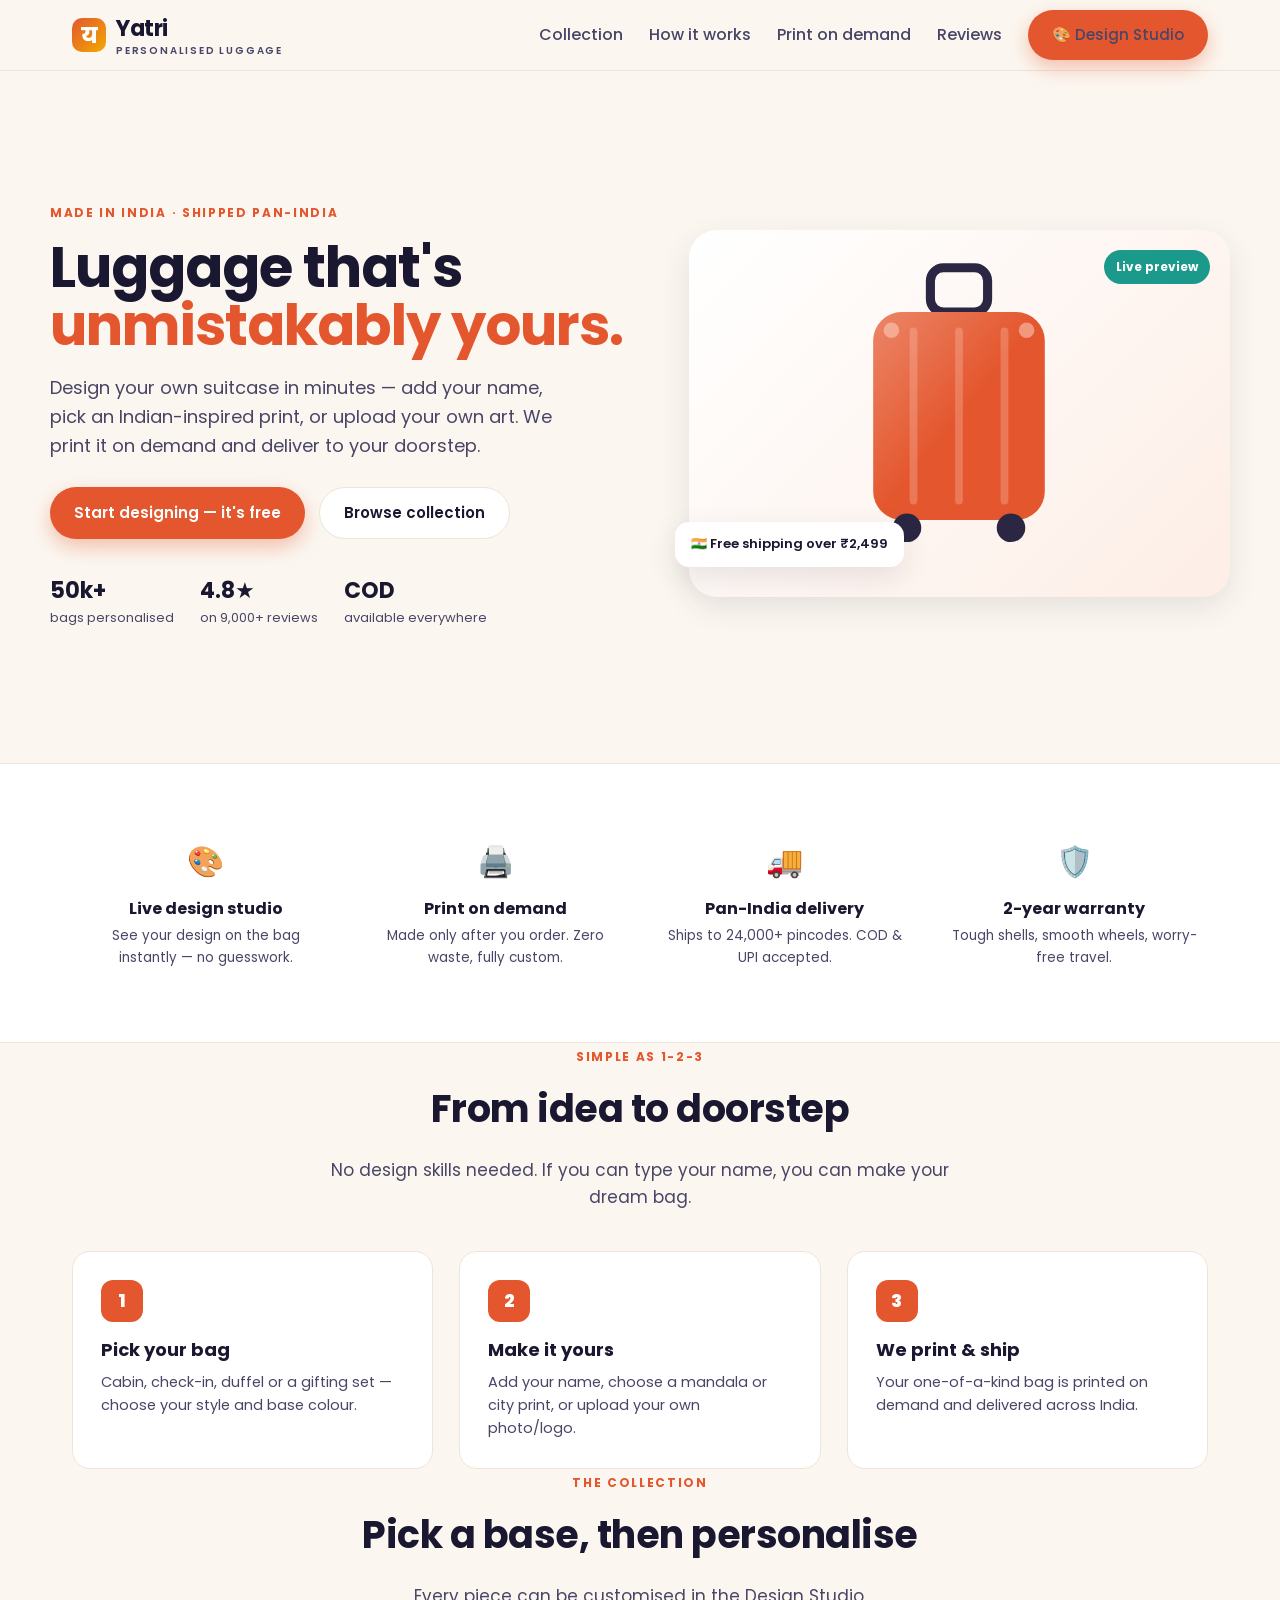
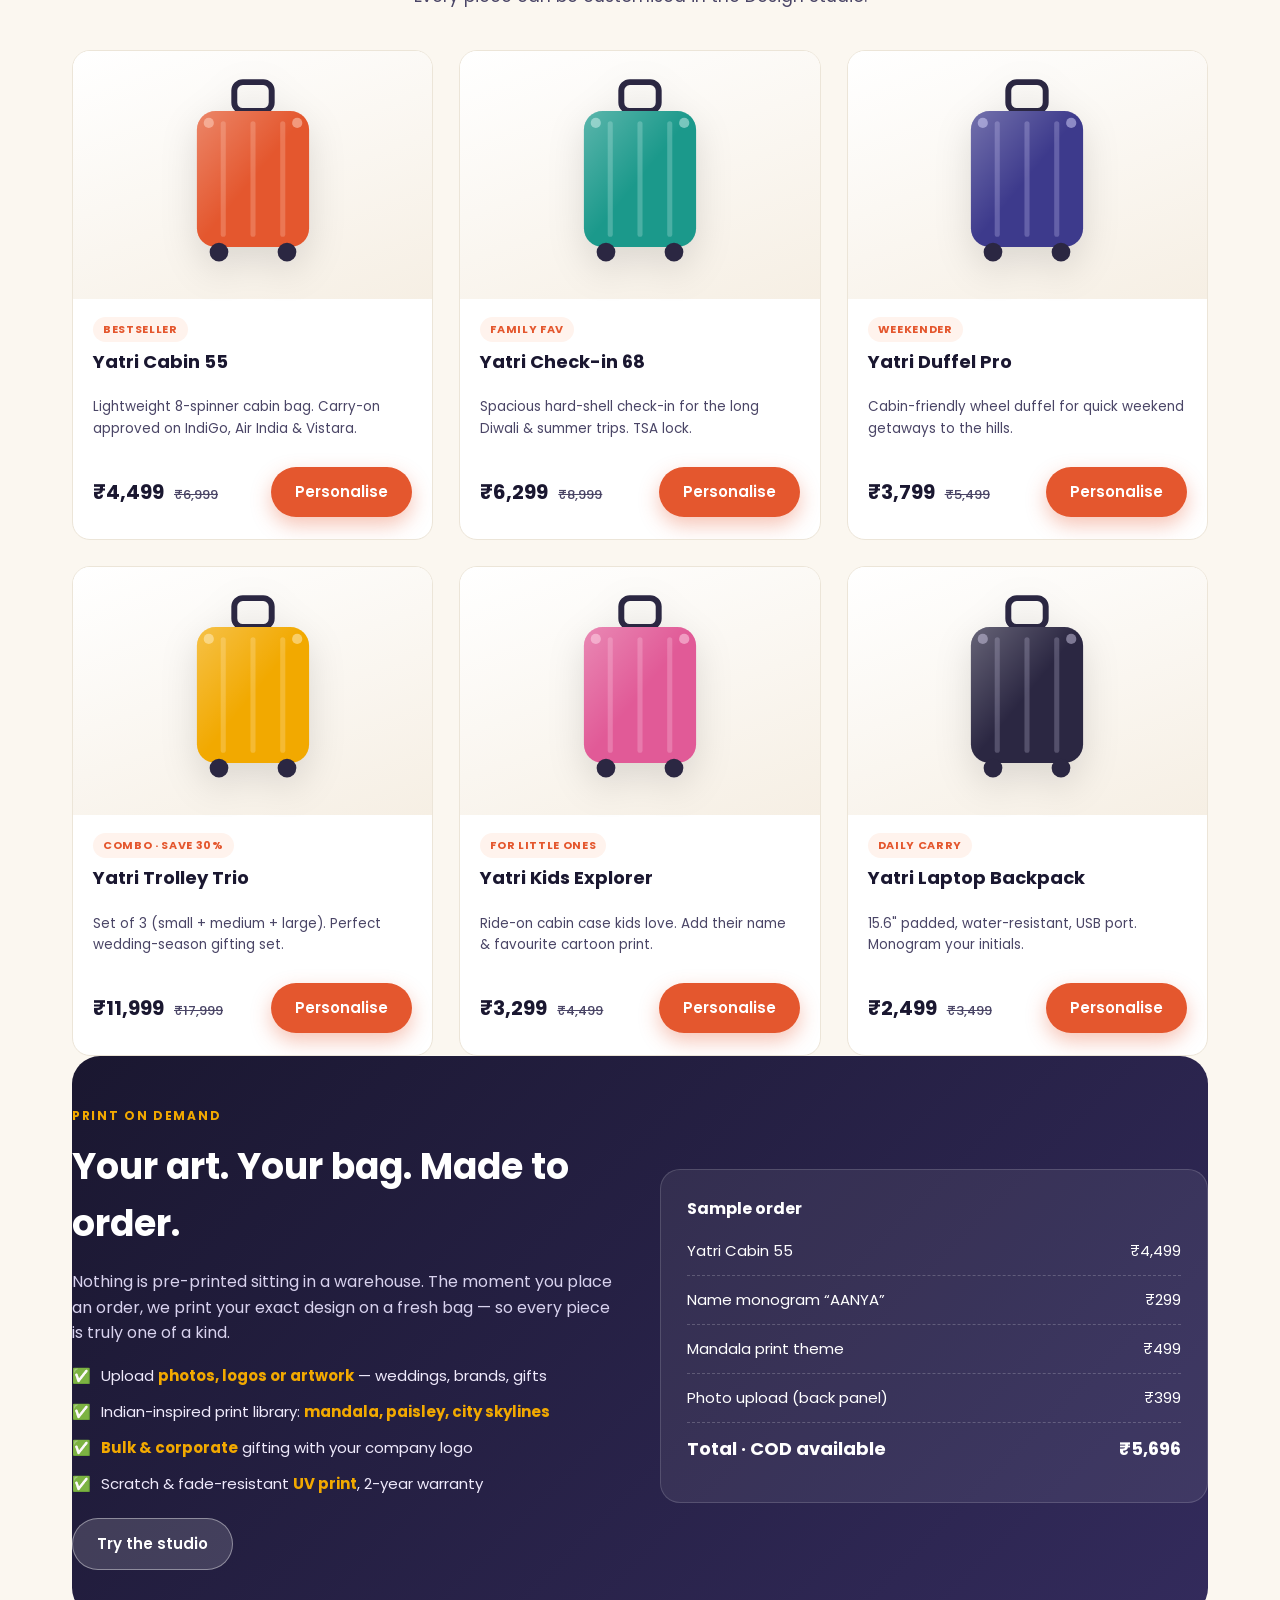
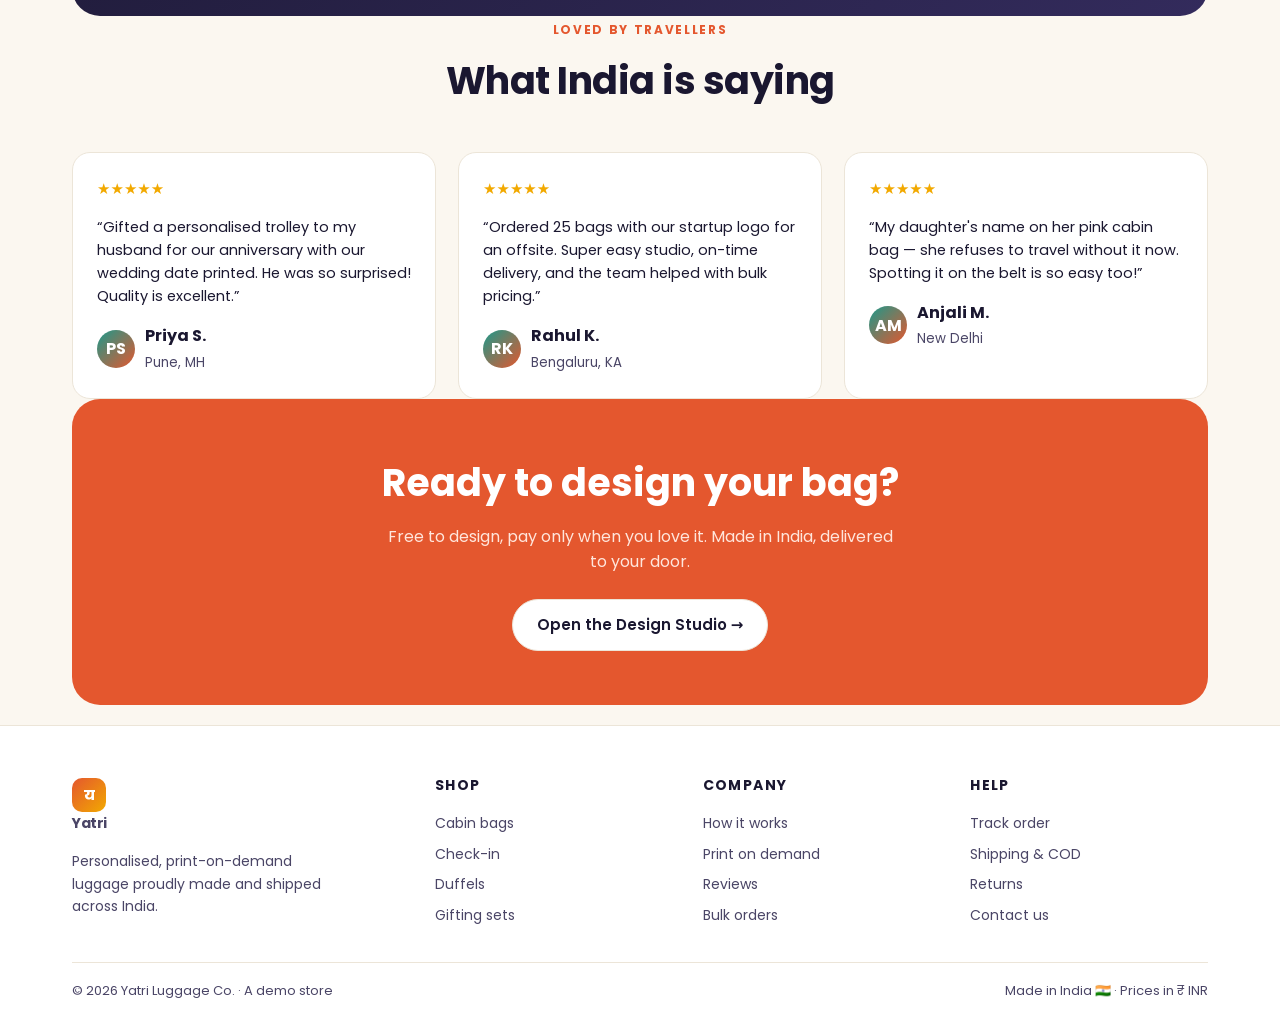
<file: index.html>
<!doctype html>
<html lang="en">
<head>
<meta charset="utf-8">
<meta name="viewport" content="width=device-width,initial-scale=1">
<title>Yatri — Personalized Luggage, Made in India</title>
<meta name="description" content="Design your own suitcase. Add your name, choose Indian-inspired prints, or upload your art — print-on-demand luggage delivered across India.">
<link rel="preconnect" href="https://fonts.googleapis.com">
<link href="https://fonts.googleapis.com/css2?family=Poppins:wght@400;500;600;700;800&display=swap" rel="stylesheet">
<link rel="stylesheet" href="assets/css/style.css">
</head>
<body>

<!-- HEADER -->
<header class="site-header">
  <div class="container nav">
    <a class="logo" href="index.html">
      <span class="mark">य</span>
      <span>Yatri<small>PERSONALISED LUGGAGE</small></span>
    </a>
    <nav class="nav-links" id="navLinks">
      <a href="#collection">Collection</a>
      <a href="#how">How it works</a>
      <a href="#pod">Print on demand</a>
      <a href="#reviews">Reviews</a>
      <a class="btn btn-primary" href="studio.html">🎨 Design Studio</a>
    </nav>
    <button class="menu-toggle" id="menuToggle" aria-label="Menu">☰</button>
  </div>
</header>

<!-- HERO -->
<section class="hero">
  <div class="container hero-grid">
    <div>
      <span class="eyebrow">Made in India · Shipped pan-India</span>
      <h1>Luggage that's <span>unmistakably yours.</span></h1>
      <p class="lead">Design your own suitcase in minutes — add your name, pick an Indian-inspired print, or upload your own art. We print it on demand and deliver to your doorstep.</p>
      <div class="hero-cta">
        <a class="btn btn-primary" href="studio.html">Start designing — it's free</a>
        <a class="btn btn-ghost" href="#collection">Browse collection</a>
      </div>
      <div class="hero-trust">
        <div><b>50k+</b> bags personalised</div>
        <div><b>4.8★</b> on 9,000+ reviews</div>
        <div><b>COD</b> available everywhere</div>
      </div>
    </div>
    <div class="hero-art" id="heroArt">
      <span class="tag">Live preview</span>
      <!-- suitcase injected by JS -->
      <div id="heroSuitcase" style="max-width:260px;margin:0 auto"></div>
      <div class="float-badge">🇮🇳 Free shipping over ₹2,499</div>
    </div>
  </div>
</section>

<!-- FEATURES -->
<section class="features">
  <div class="container feature-grid">
    <div class="feature"><div class="ic">🎨</div><h4>Live design studio</h4><p>See your design on the bag instantly — no guesswork.</p></div>
    <div class="feature"><div class="ic">🖨️</div><h4>Print on demand</h4><p>Made only after you order. Zero waste, fully custom.</p></div>
    <div class="feature"><div class="ic">🚚</div><h4>Pan-India delivery</h4><p>Ships to 24,000+ pincodes. COD & UPI accepted.</p></div>
    <div class="feature"><div class="ic">🛡️</div><h4>2-year warranty</h4><p>Tough shells, smooth wheels, worry-free travel.</p></div>
  </div>
</section>

<!-- HOW IT WORKS -->
<section id="how" class="container">
  <div class="section-head">
    <span class="eyebrow">Simple as 1-2-3</span>
    <h2>From idea to doorstep</h2>
    <p>No design skills needed. If you can type your name, you can make your dream bag.</p>
  </div>
  <div class="steps">
    <div class="step"><div class="num">1</div><h4>Pick your bag</h4><p>Cabin, check-in, duffel or a gifting set — choose your style and base colour.</p></div>
    <div class="step"><div class="num">2</div><h4>Make it yours</h4><p>Add your name, choose a mandala or city print, or upload your own photo/logo.</p></div>
    <div class="step"><div class="num">3</div><h4>We print & ship</h4><p>Your one-of-a-kind bag is printed on demand and delivered across India.</p></div>
  </div>
</section>

<!-- COLLECTION -->
<section id="collection" class="container">
  <div class="section-head">
    <span class="eyebrow">The collection</span>
    <h2>Pick a base, then personalise</h2>
    <p>Every piece can be customised in the Design Studio.</p>
  </div>
  <div class="product-grid" id="product-grid"><!-- injected by products.js --></div>
</section>

<!-- PRINT ON DEMAND -->
<section class="container">
  <div class="pod">
    <div class="container pod-grid" style="padding:46px 0">
      <div>
        <span class="eyebrow" style="color:var(--gold)">Print on demand</span>
        <h2>Your art. Your bag. Made to order.</h2>
        <p>Nothing is pre-printed sitting in a warehouse. The moment you place an order, we print your exact design on a fresh bag — so every piece is truly one of a kind.</p>
        <ul>
          <li>✅ <span>Upload <b>photos, logos or artwork</b> — weddings, brands, gifts</span></li>
          <li>✅ <span>Indian-inspired print library: <b>mandala, paisley, city skylines</b></span></li>
          <li>✅ <span><b>Bulk & corporate</b> gifting with your company logo</span></li>
          <li>✅ <span>Scratch & fade-resistant <b>UV print</b>, 2-year warranty</span></li>
        </ul>
        <a class="btn btn-light" href="studio.html" style="margin-top:22px">Try the studio</a>
      </div>
      <div class="pod-card">
        <h4 style="margin:0 0 6px">Sample order</h4>
        <div class="line"><span>Yatri Cabin 55</span><span>₹4,499</span></div>
        <div class="line"><span>Name monogram “AANYA”</span><span>₹299</span></div>
        <div class="line"><span>Mandala print theme</span><span>₹499</span></div>
        <div class="line"><span>Photo upload (back panel)</span><span>₹399</span></div>
        <div class="line"><span>Total · COD available</span><span>₹5,696</span></div>
      </div>
    </div>
  </div>
</section>

<!-- REVIEWS -->
<section id="reviews" class="container">
  <div class="section-head">
    <span class="eyebrow">Loved by travellers</span>
    <h2>What India is saying</h2>
  </div>
  <div class="reviews">
    <div class="review">
      <div class="stars">★★★★★</div>
      <p>“Gifted a personalised trolley to my husband for our anniversary with our wedding date printed. He was so surprised! Quality is excellent.”</p>
      <div class="who"><div class="av">PS</div><div><b>Priya S.</b><br><small>Pune, MH</small></div></div>
    </div>
    <div class="review">
      <div class="stars">★★★★★</div>
      <p>“Ordered 25 bags with our startup logo for an offsite. Super easy studio, on-time delivery, and the team helped with bulk pricing.”</p>
      <div class="who"><div class="av">RK</div><div><b>Rahul K.</b><br><small>Bengaluru, KA</small></div></div>
    </div>
    <div class="review">
      <div class="stars">★★★★★</div>
      <p>“My daughter's name on her pink cabin bag — she refuses to travel without it now. Spotting it on the belt is so easy too!”</p>
      <div class="who"><div class="av">AM</div><div><b>Anjali M.</b><br><small>New Delhi</small></div></div>
    </div>
  </div>
</section>

<!-- CTA -->
<section class="container">
  <div class="cta-band">
    <h2>Ready to design your bag?</h2>
    <p>Free to design, pay only when you love it. Made in India, delivered to your door.</p>
    <a class="btn btn-ghost" href="studio.html">Open the Design Studio →</a>
  </div>
</section>

<!-- FOOTER -->
<footer>
  <div class="container">
    <div class="foot-grid">
      <div>
        <a class="logo" href="index.html"><span class="mark">य</span><span>Yatri</span></a>
        <p style="color:var(--ink-soft);font-size:14px;max-width:280px;margin-top:12px">Personalised, print-on-demand luggage proudly made and shipped across India.</p>
      </div>
      <div><h5>Shop</h5><a href="#collection">Cabin bags</a><a href="#collection">Check-in</a><a href="#collection">Duffels</a><a href="#collection">Gifting sets</a></div>
      <div><h5>Company</h5><a href="#how">How it works</a><a href="#pod">Print on demand</a><a href="#reviews">Reviews</a><a href="#">Bulk orders</a></div>
      <div><h5>Help</h5><a href="#">Track order</a><a href="#">Shipping & COD</a><a href="#">Returns</a><a href="#">Contact us</a></div>
    </div>
    <div class="foot-bottom">
      <span>© 2026 Yatri Luggage Co. · A demo store</span>
      <span>Made in India 🇮🇳 · Prices in ₹ INR</span>
    </div>
  </div>
</footer>

<script src="assets/js/products.js"></script>
<script>
  // hero suitcase
  document.getElementById('heroSuitcase').innerHTML = suitcaseSVG('#e4572e', '#ffd9c9');
  // mobile menu
  const t=document.getElementById('menuToggle'), n=document.getElementById('navLinks');
  t && t.addEventListener('click',()=>n.classList.toggle('open'));
</script>
</body>
</html>
</file>
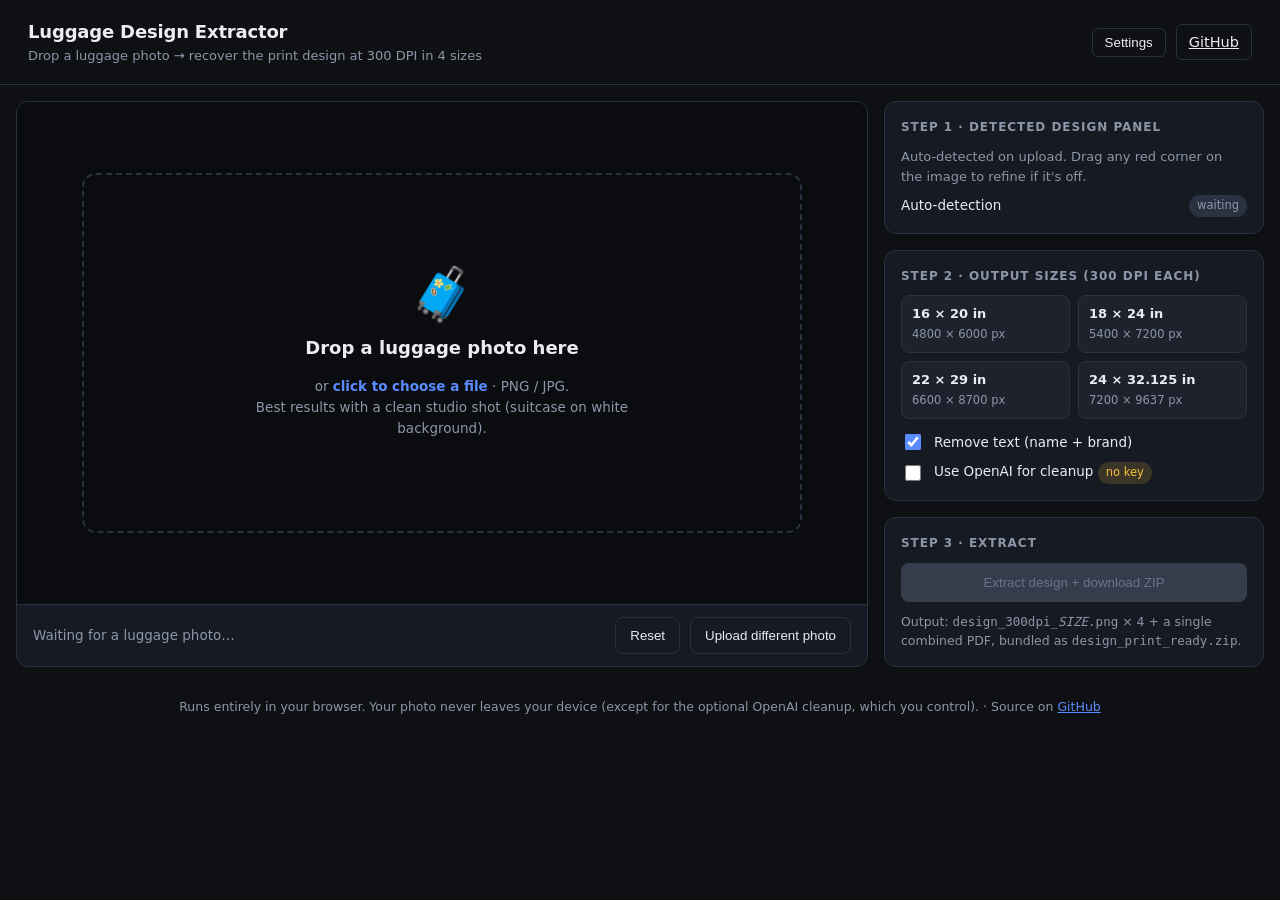
<file: docs/index.html>
<!doctype html>
<html lang="en">
<head>
<meta charset="utf-8" />
<meta name="viewport" content="width=device-width,initial-scale=1" />
<title>Luggage Design Extractor — 300 DPI · 4 sizes</title>
<style>
  :root {
    --bg: #0e1014;
    --panel: #161a22;
    --panel-2: #1d222d;
    --border: #2a3140;
    --text: #ecedf2;
    --muted: #8d96a8;
    --accent: #5b8cff;
    --accent-2: #6ba1ff;
    --ok: #4ade80;
    --warn: #f6c13a;
    --err: #ef4444;
  }
  * { box-sizing: border-box; }
  html, body { margin: 0; padding: 0; background: var(--bg); color: var(--text); font: 14.5px/1.55 -apple-system, BlinkMacSystemFont, "Segoe UI", system-ui, sans-serif; min-height: 100vh; }
  a { color: var(--accent); }
  header { padding: 18px 28px; border-bottom: 1px solid var(--border); display: flex; align-items: center; justify-content: space-between; gap: 16px; flex-wrap: wrap; }
  header h1 { margin: 0; font-size: 18px; font-weight: 700; letter-spacing: -0.01em; }
  header .tag { color: var(--muted); font-size: 13px; }
  header .right { display: flex; gap: 10px; align-items: center; }
  .icon-btn { background: transparent; border: 1px solid var(--border); color: var(--text); padding: 6px 12px; border-radius: 6px; font: 600 13px inherit; cursor: pointer; }
  .icon-btn:hover { background: var(--panel); }

  main { display: grid; grid-template-columns: minmax(0,1fr) 380px; gap: 16px; padding: 16px; align-items: stretch; }
  @media (max-width: 900px) { main { grid-template-columns: 1fr; } }

  /* Stage (drop / preview area) */
  .stage { background: var(--panel); border: 1px solid var(--border); border-radius: 12px; display: flex; flex-direction: column; overflow: hidden; }
  .stage-body { flex: 1; min-height: 460px; display: flex; align-items: center; justify-content: center; position: relative; background: #0a0c10; }
  .drop {
    width: 92%; max-width: 720px; min-height: 360px;
    border: 2px dashed var(--border); border-radius: 14px;
    display: flex; flex-direction: column; align-items: center; justify-content: center;
    gap: 14px; padding: 30px 20px; text-align: center; cursor: pointer;
    transition: border-color 0.15s, background 0.15s;
  }
  .drop:hover, .drop.over { border-color: var(--accent); background: rgba(91, 140, 255, 0.06); }
  .drop .icon { font-size: 52px; line-height: 1; }
  .drop .title { font-size: 18px; font-weight: 600; }
  .drop .sub { font-size: 13.5px; color: var(--muted); max-width: 460px; }
  .drop input[type=file] { display: none; }

  .canvas-wrap { position: relative; width: 100%; height: 100%; min-height: 460px; display: flex; align-items: center; justify-content: center; }
  canvas#cv { max-width: 100%; max-height: 78vh; cursor: crosshair; display: block; }

  .stage-foot { border-top: 1px solid var(--border); padding: 12px 16px; display: flex; gap: 10px; align-items: center; flex-wrap: wrap; }
  .status { flex: 1; min-width: 200px; color: var(--muted); font-size: 13.5px; }
  .status.ok { color: var(--ok); }
  .status.err { color: var(--err); }

  /* Right column */
  .side { display: flex; flex-direction: column; gap: 16px; }
  .card { background: var(--panel); border: 1px solid var(--border); border-radius: 12px; padding: 16px; }
  .card h3 { margin: 0 0 10px 0; font-size: 12px; font-weight: 700; text-transform: uppercase; letter-spacing: 0.08em; color: var(--muted); }
  .row { display: flex; gap: 10px; align-items: center; margin-bottom: 8px; }
  .row:last-child { margin-bottom: 0; }
  .row label { flex: 1; font-size: 13.5px; }
  input[type=text], input[type=password] { background: #0a0c10; border: 1px solid var(--border); color: var(--text); padding: 8px 10px; border-radius: 6px; width: 100%; font: inherit; }
  input[type=checkbox] { width: 16px; height: 16px; accent-color: var(--accent); }
  .pill { display: inline-flex; align-items: center; gap: 4px; padding: 2px 8px; border-radius: 999px; font-size: 11.5px; background: var(--border); color: var(--muted); }
  .pill.ok { background: rgba(74,222,128,0.14); color: var(--ok); }
  .pill.warn { background: rgba(246,193,58,0.16); color: var(--warn); }

  .sizes { display: grid; grid-template-columns: 1fr 1fr; gap: 8px; }
  .size-tile { background: var(--panel-2); border: 1px solid var(--border); border-radius: 8px; padding: 8px 10px; font-size: 13px; display: flex; flex-direction: column; gap: 2px; }
  .size-tile b { font-weight: 700; }
  .size-tile span { color: var(--muted); font-size: 11.5px; }

  .actions { display: flex; gap: 10px; }
  button.primary {
    flex: 1; padding: 12px 16px; border: 0; border-radius: 8px;
    background: var(--accent); color: white; font: 700 14.5px inherit; cursor: pointer;
    transition: background 0.15s;
  }
  button.primary:hover { background: var(--accent-2); }
  button.primary:disabled { background: #353c4c; color: #6c7488; cursor: not-allowed; }
  button.ghost { padding: 10px 14px; border: 1px solid var(--border); border-radius: 8px; background: transparent; color: var(--text); font: 600 13.5px inherit; cursor: pointer; }
  button.ghost:hover { background: var(--panel-2); }

  /* Progress */
  .progress { height: 6px; background: var(--border); border-radius: 3px; overflow: hidden; margin-top: 10px; display: none; }
  .progress.active { display: block; }
  .progress .bar { height: 100%; background: linear-gradient(90deg, var(--accent), var(--accent-2)); width: 0; transition: width 0.25s; }

  /* Modal */
  .modal-bg { position: fixed; inset: 0; background: rgba(0,0,0,0.55); display: none; align-items: center; justify-content: center; z-index: 100; }
  .modal-bg.show { display: flex; }
  .modal { background: var(--panel); border: 1px solid var(--border); border-radius: 14px; padding: 22px; max-width: 480px; width: 92%; }
  .modal h2 { margin: 0 0 6px 0; font-size: 16px; }
  .modal p { color: var(--muted); font-size: 13.5px; margin: 0 0 14px 0; }
  .modal .actions { margin-top: 16px; }

  /* Footer */
  footer { padding: 14px 28px 22px; color: var(--muted); font-size: 12.5px; text-align: center; }
  footer a { color: var(--accent); }
</style>
</head>
<body>

<header>
  <div>
    <h1>Luggage Design Extractor</h1>
    <div class="tag">Drop a luggage photo → recover the print design at 300 DPI in 4 sizes</div>
  </div>
  <div class="right">
    <button class="icon-btn" id="settingsBtn" title="OpenAI key & options">Settings</button>
    <a class="icon-btn" href="https://github.com/angadkohli/ask" target="_blank" rel="noopener">GitHub</a>
  </div>
</header>

<main>
  <section class="stage">
    <div class="stage-body" id="stageBody">
      <label class="drop" id="dropZone" for="fileInput">
        <div class="icon">&#x1F9F3;</div>
        <div class="title">Drop a luggage photo here</div>
        <div class="sub">or <b style="color: var(--accent);">click to choose a file</b> &middot; PNG / JPG.<br>Best results with a clean studio shot (suitcase on white background).</div>
        <input type="file" id="fileInput" accept="image/*" />
      </label>
      <div class="canvas-wrap" id="canvasWrap" style="display:none">
        <canvas id="cv"></canvas>
      </div>
    </div>
    <div class="stage-foot">
      <div class="status" id="status">Waiting for a luggage photo&hellip;</div>
      <button class="ghost" id="resetBtn" disabled>Reset</button>
      <button class="ghost" id="reuploadBtn" disabled>Upload different photo</button>
    </div>
    <div class="progress" id="progress"><div class="bar" id="progressBar"></div></div>
  </section>

  <aside class="side">

    <div class="card">
      <h3>Step 1 &middot; Detected design panel</h3>
      <p style="color: var(--muted); font-size: 13px; margin: 0 0 8px 0;">
        Auto-detected on upload. Drag any red corner on the image to refine if it's off.
      </p>
      <div class="row">
        <label>Auto-detection</label>
        <span class="pill" id="autoPill">waiting</span>
      </div>
    </div>

    <div class="card">
      <h3>Step 2 &middot; Output sizes (300 DPI each)</h3>
      <div class="sizes">
        <div class="size-tile"><b>16 &times; 20 in</b><span>4800 &times; 6000 px</span></div>
        <div class="size-tile"><b>18 &times; 24 in</b><span>5400 &times; 7200 px</span></div>
        <div class="size-tile"><b>22 &times; 29 in</b><span>6600 &times; 8700 px</span></div>
        <div class="size-tile"><b>24 &times; 32.125 in</b><span>7200 &times; 9637 px</span></div>
      </div>
      <div class="row" style="margin-top: 12px;">
        <input type="checkbox" id="removeText" checked>
        <label for="removeText">Remove text (name + brand)</label>
      </div>
      <div class="row">
        <input type="checkbox" id="useOpenAI">
        <label for="useOpenAI">Use OpenAI for cleanup <span class="pill warn" id="keyPill">no key</span></label>
      </div>
    </div>

    <div class="card">
      <h3>Step 3 &middot; Extract</h3>
      <div class="actions">
        <button class="primary" id="extractBtn" disabled>Extract design + download ZIP</button>
      </div>
      <p style="color: var(--muted); font-size: 12.5px; margin: 10px 0 0;">
        Output: <code>design_300dpi_<i>SIZE</i>.png</code> &times; 4 + a single combined PDF, bundled as <code>design_print_ready.zip</code>.
      </p>
    </div>

  </aside>
</main>

<footer>
  Runs entirely in your browser. Your photo never leaves your device (except for the optional OpenAI cleanup, which you control).
  &middot; Source on <a href="https://github.com/angadkohli/ask" target="_blank" rel="noopener">GitHub</a>
</footer>

<!-- Settings modal -->
<div class="modal-bg" id="settingsModal">
  <div class="modal">
    <h2>Settings</h2>
    <p>Your OpenAI API key is stored only in this browser (localStorage). It's used to call <code>gpt-image-1</code> for the hardware / text cleanup, which produces noticeably cleaner results than the offline mode.</p>
    <div class="row">
      <input type="password" id="apiKeyInput" placeholder="sk-..." autocomplete="off" />
    </div>
    <p style="font-size: 12px;">Per call cost ~$0.05&ndash;$0.19 at 'high' quality. About 4 calls per luggage (1 hardware + 3 outpaint borders).</p>
    <div class="actions">
      <button class="ghost" id="settingsCancel" style="flex:1">Cancel</button>
      <button class="primary" id="settingsSave">Save</button>
    </div>
  </div>
</div>

<!-- Vendored libs -->
<script src="vendor/jszip.min.js"></script>

<script>
(function() {
"use strict";

// ===== DOM =====
const $ = s => document.querySelector(s);
const stageBody = $("#stageBody");
const dropZone = $("#dropZone");
const canvasWrap = $("#canvasWrap");
const canvas = $("#cv");
const ctx = canvas.getContext("2d", { willReadFrequently: true });
const fileInput = $("#fileInput");
const status = $("#status");
const autoPill = $("#autoPill");
const resetBtn = $("#resetBtn");
const reuploadBtn = $("#reuploadBtn");
const extractBtn = $("#extractBtn");
const progress = $("#progress");
const progressBar = $("#progressBar");
const removeTextCb = $("#removeText");
const useOpenAICb = $("#useOpenAI");
const keyPill = $("#keyPill");
const settingsBtn = $("#settingsBtn");
const settingsModal = $("#settingsModal");
const apiKeyInput = $("#apiKeyInput");

// ===== State =====
let sourceImage = null;
let sourceImgData = null;
let displayScale = 1;
let corners = null;           // [[x,y],[x,y],[x,y],[x,y]] in SOURCE-image pixels, ordered TL, TR, BR, BL
let draggingCorner = -1;
const PRINT_SIZES = [
  { name: "16x20",       w_in: 16,    h_in: 20      },
  { name: "18x24",       w_in: 18,    h_in: 24      },
  { name: "22x29",       w_in: 22,    h_in: 29      },
  { name: "24x32.125",   w_in: 24,    h_in: 32.125  },
];
const DPI = 300;

// ===== Settings (OpenAI key in localStorage) =====
function loadKey() { return localStorage.getItem("openai_api_key") || ""; }
function saveKey(k) { if (k) localStorage.setItem("openai_api_key", k); else localStorage.removeItem("openai_api_key"); }
function refreshKeyPill() {
  const k = loadKey();
  keyPill.textContent = k ? "key set" : "no key";
  keyPill.className = "pill " + (k ? "ok" : "warn");
  if (!k) useOpenAICb.checked = false;
}
refreshKeyPill();

settingsBtn.addEventListener("click", () => { apiKeyInput.value = loadKey(); settingsModal.classList.add("show"); });
$("#settingsCancel").addEventListener("click", () => settingsModal.classList.remove("show"));
$("#settingsSave").addEventListener("click", () => {
  saveKey(apiKeyInput.value.trim());
  refreshKeyPill();
  settingsModal.classList.remove("show");
});

function setStatus(msg, kind) {
  status.innerHTML = msg;
  status.className = "status" + (kind ? " " + kind : "");
}

// ===== File upload =====
fileInput.addEventListener("change", e => { const f = e.target.files[0]; if (f) loadFile(f); });
reuploadBtn.addEventListener("click", () => fileInput.click());

;["dragover","dragenter"].forEach(ev => {
  document.body.addEventListener(ev, e => { e.preventDefault(); dropZone.classList.add("over"); });
});
;["dragleave","dragend","drop"].forEach(ev => {
  document.body.addEventListener(ev, e => { e.preventDefault(); dropZone.classList.remove("over"); });
});
document.body.addEventListener("drop", e => {
  e.preventDefault();
  const f = e.dataTransfer && e.dataTransfer.files && e.dataTransfer.files[0];
  if (f && f.type.startsWith("image/")) loadFile(f);
});

function loadFile(file) {
  setStatus("Decoding <b>" + file.name + "</b> (" + (file.size/1024/1024).toFixed(1) + " MB)…");
  autoPill.textContent = "decoding"; autoPill.className = "pill";
  const url = URL.createObjectURL(file);
  const img = new Image();
  img.onload = () => {
    URL.revokeObjectURL(url);
    sourceImage = img;
    dropZone.style.display = "none";
    canvasWrap.style.display = "flex";
    drawCanvas();
    requestAnimationFrame(() => {
      const off = document.createElement("canvas");
      off.width = img.naturalWidth; off.height = img.naturalHeight;
      off.getContext("2d").drawImage(img, 0, 0);
      sourceImgData = off.getContext("2d").getImageData(0, 0, off.width, off.height);
      setStatus("Auto-detecting design panel…");
      autoPill.textContent = "detecting"; autoPill.className = "pill";
      // Do detection in next tick so the UI paints first
      setTimeout(() => {
        try {
          corners = autoDetectCorners(sourceImgData);
          if (corners) {
            autoPill.textContent = "found"; autoPill.className = "pill ok";
            setStatus("Auto-detected. Drag any red corner to refine. Click <b>Extract design</b> when ready.");
          } else {
            // Fallback: image bbox
            corners = [[0,0],[img.naturalWidth-1,0],[img.naturalWidth-1,img.naturalHeight-1],[0,img.naturalHeight-1]];
            autoPill.textContent = "manual"; autoPill.className = "pill warn";
            setStatus("Couldn't auto-detect — please drag the red corners to mark the design panel.");
          }
        } catch (e) {
          corners = [[0,0],[img.naturalWidth-1,0],[img.naturalWidth-1,img.naturalHeight-1],[0,img.naturalHeight-1]];
          autoPill.textContent = "error: " + e.message; autoPill.className = "pill warn";
          setStatus("Detection error: " + e.message);
        }
        drawCanvas();
        extractBtn.disabled = false;
        resetBtn.disabled = false;
        reuploadBtn.disabled = false;
      }, 30);
    });
  };
  img.onerror = () => {
    setStatus("Couldn't decode <b>" + file.name + "</b>. Try a PNG or JPG.", "err");
  };
  img.src = url;
}

resetBtn.addEventListener("click", () => {
  if (!sourceImage) return;
  setStatus("Re-detecting…");
  try {
    corners = autoDetectCorners(sourceImgData);
    if (!corners) corners = [[0,0],[sourceImage.naturalWidth-1,0],[sourceImage.naturalWidth-1,sourceImage.naturalHeight-1],[0,sourceImage.naturalHeight-1]];
    setStatus("Re-detected. Drag corners to refine.");
  } catch (e) { setStatus("Reset failed: " + e.message, "err"); }
  drawCanvas();
});

// ===== Canvas drawing & corner dragging =====
function drawCanvas() {
  if (!sourceImage) return;
  const maxW = canvasWrap.clientWidth - 20;
  const maxH = Math.min(window.innerHeight * 0.78, canvasWrap.clientHeight - 20);
  const iw = sourceImage.naturalWidth, ih = sourceImage.naturalHeight;
  const scale = Math.min(maxW / iw, maxH / ih, 1);
  displayScale = scale;
  canvas.width = Math.round(iw * scale);
  canvas.height = Math.round(ih * scale);
  ctx.drawImage(sourceImage, 0, 0, canvas.width, canvas.height);
  drawCornersOverlay();
}
window.addEventListener("resize", () => drawCanvas());

function drawCornersOverlay() {
  if (!corners) return;
  ctx.save();
  ctx.lineWidth = 3;
  ctx.strokeStyle = "#ff3232";
  ctx.fillStyle = "#ff3232";
  ctx.font = "bold 14px -apple-system, system-ui, sans-serif";
  ctx.beginPath();
  corners.forEach((p, i) => {
    const x = p[0] * displayScale, y = p[1] * displayScale;
    if (i === 0) ctx.moveTo(x, y); else ctx.lineTo(x, y);
  });
  ctx.closePath(); ctx.stroke();
  const labels = ["TL","TR","BR","BL"];
  corners.forEach((p, i) => {
    const x = p[0] * displayScale, y = p[1] * displayScale;
    ctx.beginPath(); ctx.arc(x, y, 10, 0, Math.PI * 2); ctx.stroke();
    ctx.beginPath(); ctx.arc(x, y, 3, 0, Math.PI * 2); ctx.fill();
    ctx.fillText(labels[i], x + 14, y - 10);
  });
  ctx.restore();
}

function eventToSourceCoords(e) {
  const rect = canvas.getBoundingClientRect();
  const x = ((e.clientX - rect.left) * (canvas.width / rect.width)) / displayScale;
  const y = ((e.clientY - rect.top)  * (canvas.height / rect.height)) / displayScale;
  return [x, y];
}

canvas.addEventListener("mousedown", e => {
  if (!corners) return;
  const [sx, sy] = eventToSourceCoords(e);
  let best = -1, bestD = Infinity;
  corners.forEach((c, i) => {
    const dx = c[0]-sx, dy = c[1]-sy;
    const d = dx*dx + dy*dy;
    if (d < bestD) { bestD = d; best = i; }
  });
  const hitRadiusPx = 36 / displayScale; // generous hit area, ~36 device px
  if (Math.sqrt(bestD) < hitRadiusPx) {
    draggingCorner = best;
    canvas.style.cursor = "grabbing";
  }
});
window.addEventListener("mousemove", e => {
  if (draggingCorner < 0) return;
  const [sx, sy] = eventToSourceCoords(e);
  corners[draggingCorner] = [
    Math.max(0, Math.min(sourceImage.naturalWidth - 1, sx)),
    Math.max(0, Math.min(sourceImage.naturalHeight - 1, sy)),
  ];
  drawCanvas();
});
window.addEventListener("mouseup", () => {
  if (draggingCorner >= 0) { draggingCorner = -1; canvas.style.cursor = "crosshair"; }
});

// ===== Auto-detection (background threshold -> largest contour bbox) =====
function autoDetectCorners(imgData) {
  const W = imgData.width, H = imgData.height;
  const data = imgData.data;
  // Build mask: foreground = pixels with brightness < 240 (i.e. not white background)
  // Downsample to ~600px max to keep it fast even on huge images
  const downMax = 600;
  const ds = Math.min(1, downMax / Math.max(W, H));
  const dw = Math.max(2, Math.round(W * ds));
  const dh = Math.max(2, Math.round(H * ds));
  const off = document.createElement("canvas");
  off.width = dw; off.height = dh;
  const oc = off.getContext("2d");
  // Draw the source as image-data into offscreen
  const tmp = document.createElement("canvas");
  tmp.width = W; tmp.height = H;
  tmp.getContext("2d").putImageData(imgData, 0, 0);
  oc.drawImage(tmp, 0, 0, dw, dh);
  const small = oc.getImageData(0, 0, dw, dh).data;

  // Binary mask
  const mask = new Uint8Array(dw * dh);
  for (let i = 0, p = 0; i < small.length; i += 4, p++) {
    const r = small[i], g = small[i+1], b = small[i+2], a = small[i+3] || 255;
    const bright = (r + g + b) / 3;
    mask[p] = (a > 60 && bright < 240) ? 1 : 0;
  }
  // BBox of all foreground
  let minX = dw, minY = dh, maxX = -1, maxY = -1;
  let pop = 0;
  for (let y = 0; y < dh; y++) {
    for (let x = 0; x < dw; x++) {
      if (!mask[y*dw+x]) continue;
      pop++;
      if (x < minX) minX = x;
      if (x > maxX) maxX = x;
      if (y < minY) minY = y;
      if (y > maxY) maxY = y;
    }
  }
  if (pop < dw * dh * 0.02) return null;  // not enough foreground

  // Scale bbox back to full resolution
  const bx0 = Math.round(minX / ds);
  const by0 = Math.round(minY / ds);
  const bx1 = Math.round((maxX + 1) / ds);
  const by1 = Math.round((maxY + 1) / ds);
  return [[bx0, by0], [bx1, by0], [bx1, by1], [bx0, by1]];
}

// ===== Perspective unwarp (DLT homography + bilinear) =====
function solve8(A, b) {
  const n = b.length, M = A.map((r, i) => r.concat([b[i]]));
  for (let i = 0; i < n; i++) {
    let mx = i;
    for (let k = i+1; k < n; k++) if (Math.abs(M[k][i]) > Math.abs(M[mx][i])) mx = k;
    if (mx !== i) { const t = M[i]; M[i] = M[mx]; M[mx] = t; }
    const piv = M[i][i];
    if (Math.abs(piv) < 1e-12) throw new Error("singular");
    for (let k = i+1; k < n; k++) {
      const f = M[k][i] / piv;
      for (let j = i; j <= n; j++) M[k][j] -= f * M[i][j];
    }
  }
  const x = new Array(n);
  for (let i = n-1; i >= 0; i--) {
    let s = M[i][n];
    for (let j = i+1; j < n; j++) s -= M[i][j] * x[j];
    x[i] = s / M[i][i];
  }
  return x;
}
function homography(src, dst) {
  const A = [], b = [];
  for (let i = 0; i < 4; i++) {
    const [x, y] = src[i], [u, v] = dst[i];
    A.push([x, y, 1, 0, 0, 0, -u*x, -u*y]); b.push(u);
    A.push([0, 0, 0, x, y, 1, -v*x, -v*y]); b.push(v);
  }
  const h = solve8(A, b);
  return [h[0],h[1],h[2],h[3],h[4],h[5],h[6],h[7],1];
}
function orderTLTRBRBL(pts) {
  const w = pts.map(p => ({p, s: p[0]+p[1], d: p[1]-p[0]}));
  const tl = w.reduce((a,b)=>a.s<b.s?a:b).p;
  const br = w.reduce((a,b)=>a.s>b.s?a:b).p;
  const tr = w.reduce((a,b)=>a.d<b.d?a:b).p;
  const bl = w.reduce((a,b)=>a.d>b.d?a:b).p;
  return [tl, tr, br, bl];
}
function unwarpAsync(srcData, srcCorners, outW, outH, onProgress) {
  return new Promise((resolve, reject) => {
    const ordered = orderTLTRBRBL(srcCorners);
    const outRect = [[0,0],[outW-1,0],[outW-1,outH-1],[0,outH-1]];
    let H; try { H = homography(outRect, ordered); } catch (e) { reject(e); return; }
    const sw = srcData.width, sh = srcData.height, src = srcData.data;
    const out = new Uint8ClampedArray(outW * outH * 4);
    let y = 0;
    const ROWS = 64;
    function tick() {
      const yEnd = Math.min(outH, y + ROWS);
      for (; y < yEnd; y++) {
        for (let x = 0; x < outW; x++) {
          const w = H[6]*x + H[7]*y + H[8];
          const sx = (H[0]*x + H[1]*y + H[2]) / w;
          const sy = (H[3]*x + H[4]*y + H[5]) / w;
          const x0 = Math.floor(sx), y0 = Math.floor(sy);
          const x1 = x0+1, y1 = y0+1;
          const j = (y*outW + x) * 4;
          if (x0 < 0 || y0 < 0 || x1 >= sw || y1 >= sh) { out[j+3] = 0; continue; }
          const dx = sx - x0, dy = sy - y0;
          const w00 = (1-dx)*(1-dy), w10 = dx*(1-dy), w01 = (1-dx)*dy, w11 = dx*dy;
          const i00 = (y0*sw + x0)*4, i10 = (y0*sw + x1)*4;
          const i01 = (y1*sw + x0)*4, i11 = (y1*sw + x1)*4;
          out[j]   = w00*src[i00]   + w10*src[i10]   + w01*src[i01]   + w11*src[i11];
          out[j+1] = w00*src[i00+1] + w10*src[i10+1] + w01*src[i01+1] + w11*src[i11+1];
          out[j+2] = w00*src[i00+2] + w10*src[i10+2] + w01*src[i01+2] + w11*src[i11+2];
          out[j+3] = 255;
        }
      }
      if (onProgress) onProgress(y / outH);
      if (y < outH) setTimeout(tick, 0);
      else resolve(new ImageData(out, outW, outH));
    }
    tick();
  });
}

// ===== PNG with DPI metadata (pHYs chunk) =====
const CRC_TABLE = (() => {
  const t = new Uint32Array(256);
  for (let n = 0; n < 256; n++) {
    let c = n;
    for (let k = 0; k < 8; k++) c = (c & 1) ? (0xedb88320 ^ (c >>> 1)) : (c >>> 1);
    t[n] = c >>> 0;
  }
  return t;
})();
function crc32(bytes) {
  let c = 0xffffffff;
  for (let i = 0; i < bytes.length; i++) c = CRC_TABLE[(c ^ bytes[i]) & 0xff] ^ (c >>> 8);
  return (c ^ 0xffffffff) >>> 0;
}
async function imageDataToPngBlobWithDpi(imgData, dpi) {
  const c = document.createElement("canvas");
  c.width = imgData.width; c.height = imgData.height;
  c.getContext("2d").putImageData(imgData, 0, 0);
  const blob = await new Promise(r => c.toBlob(r, "image/png"));
  const buf = new Uint8Array(await blob.arrayBuffer());
  const ppm = Math.round(dpi / 0.0254);
  const data = new Uint8Array(9);
  data[0] = (ppm>>>24)&0xff; data[1] = (ppm>>>16)&0xff; data[2] = (ppm>>>8)&0xff; data[3] = ppm&0xff;
  data[4] = (ppm>>>24)&0xff; data[5] = (ppm>>>16)&0xff; data[6] = (ppm>>>8)&0xff; data[7] = ppm&0xff;
  data[8] = 1;
  const t = new TextEncoder().encode("pHYs");
  const crcIn = new Uint8Array(t.length + data.length);
  crcIn.set(t, 0); crcIn.set(data, t.length);
  const crc = crc32(crcIn);
  const chunk = new Uint8Array(4 + 4 + 9 + 4);
  chunk[0]=0; chunk[1]=0; chunk[2]=0; chunk[3]=9;
  chunk.set(t, 4); chunk.set(data, 8);
  chunk[17] = (crc>>>24)&0xff; chunk[18] = (crc>>>16)&0xff; chunk[19] = (crc>>>8)&0xff; chunk[20] = crc&0xff;
  const out = new Uint8Array(buf.length + chunk.length);
  out.set(buf.subarray(0, 33), 0);
  out.set(chunk, 33);
  out.set(buf.subarray(33), 33 + chunk.length);
  return new Blob([out], { type: "image/png" });
}

// ===== Fit-and-extend to target print size (no AI in MVP; uses edge-replicate) =====
function fitAndExtend(srcImgData, targetWpx, targetHpx) {
  const sw = srcImgData.width, sh = srcImgData.height;
  const srcAspect = sw / sh, tgtAspect = targetWpx / targetHpx;
  let newW, newH;
  if (Math.abs(srcAspect - tgtAspect) < 0.005) { newW = targetWpx; newH = targetHpx; }
  else if (tgtAspect > srcAspect) { newH = targetHpx; newW = Math.round(sw * newH / sh); }
  else { newW = targetWpx; newH = Math.round(sh * newW / sw); }
  // Resize source
  const src = document.createElement("canvas");
  src.width = sw; src.height = sh;
  src.getContext("2d").putImageData(srcImgData, 0, 0);
  const scaled = document.createElement("canvas");
  scaled.width = newW; scaled.height = newH;
  const sx = scaled.getContext("2d");
  sx.imageSmoothingEnabled = true; sx.imageSmoothingQuality = "high";
  sx.drawImage(src, 0, 0, newW, newH);
  // Compose onto target canvas with edge replication on the borders
  const c = document.createElement("canvas");
  c.width = targetWpx; c.height = targetHpx;
  const cx = c.getContext("2d");
  const padX = Math.floor((targetWpx - newW) / 2);
  const padY = Math.floor((targetHpx - newH) / 2);
  // Replicate edges by drawing slivers
  if (padX > 0) {
    cx.drawImage(scaled, 0, 0, 1, newH, 0, padY, padX, newH);                       // left replicate
    cx.drawImage(scaled, newW-1, 0, 1, newH, padX + newW, padY, targetWpx-padX-newW, newH); // right replicate
  }
  if (padY > 0) {
    cx.drawImage(scaled, 0, 0, newW, 1, padX, 0, newW, padY);                       // top replicate
    cx.drawImage(scaled, 0, newH-1, newW, 1, padX, padY + newH, newW, targetHpx-padY-newH); // bottom replicate
  }
  if (padX > 0 && padY > 0) {
    // corners replicate from the corner pixel
    cx.drawImage(scaled, 0, 0, 1, 1, 0, 0, padX, padY);
    cx.drawImage(scaled, newW-1, 0, 1, 1, padX+newW, 0, targetWpx-padX-newW, padY);
    cx.drawImage(scaled, 0, newH-1, 1, 1, 0, padY+newH, padX, targetHpx-padY-newH);
    cx.drawImage(scaled, newW-1, newH-1, 1, 1, padX+newW, padY+newH, targetWpx-padX-newW, targetHpx-padY-newH);
  }
  // Place the scaled image on top
  cx.drawImage(scaled, padX, padY);
  return cx.getImageData(0, 0, targetWpx, targetHpx);
}

// ===== OpenAI gpt-image-1 cleanup (browser direct) =====
async function openAiCleanup(rgbImgData, hardwareMask, apiKey) {
  // Build a 1024x1024 (or 1024x1536) input image with alpha=0 where to edit.
  const w = rgbImgData.width, h = rgbImgData.height;
  const ar = w / h;
  let outW, outH;
  if (ar > 1.3) { outW = 1536; outH = 1024; }
  else if (ar < 0.77) { outW = 1024; outH = 1536; }
  else { outW = 1024; outH = 1024; }
  const c = document.createElement("canvas");
  c.width = outW; c.height = outH;
  const cx = c.getContext("2d");
  // Draw source resized
  const src = document.createElement("canvas");
  src.width = w; src.height = h;
  src.getContext("2d").putImageData(rgbImgData, 0, 0);
  cx.drawImage(src, 0, 0, outW, outH);
  // Apply mask: where hardwareMask=1, set alpha=0
  const mc = document.createElement("canvas");
  mc.width = w; mc.height = h;
  const md = mc.getContext("2d").createImageData(w, h);
  for (let i = 0, p = 0; p < w*h; p++, i += 4) {
    md.data[i] = md.data[i+1] = md.data[i+2] = 255;
    md.data[i+3] = hardwareMask[p] ? 0 : 255;
  }
  mc.getContext("2d").putImageData(md, 0, 0);
  const maskOut = document.createElement("canvas");
  maskOut.width = outW; maskOut.height = outH;
  maskOut.getContext("2d").drawImage(mc, 0, 0, outW, outH);
  // Build form data
  const imageBlob = await new Promise(r => c.toBlob(r, "image/png"));
  const maskBlob = await new Promise(r => maskOut.toBlob(r, "image/png"));
  const fd = new FormData();
  fd.append("model", "gpt-image-1");
  fd.append("image", imageBlob, "image.png");
  fd.append("mask", maskBlob, "mask.png");
  fd.append("prompt",
    "Seamlessly continue the surrounding pattern, colors, and lines into the " +
    "transparent area. Do not add new objects, text, watermarks, or borders.");
  fd.append("size", outW + "x" + outH);
  fd.append("quality", "high");
  fd.append("n", "1");
  const resp = await fetch("https://api.openai.com/v1/images/edits", {
    method: "POST", body: fd, headers: { "Authorization": "Bearer " + apiKey },
  });
  if (!resp.ok) {
    const body = await resp.text();
    throw new Error("OpenAI API error " + resp.status + ": " + body.slice(0, 200));
  }
  const json = await resp.json();
  const b64 = json.data[0].b64_json;
  const bytes = Uint8Array.from(atob(b64), c => c.charCodeAt(0));
  const blob = new Blob([bytes], { type: "image/png" });
  const url = URL.createObjectURL(blob);
  const img = await new Promise((res, rej) => {
    const i = new Image();
    i.onload = () => res(i); i.onerror = rej; i.src = url;
  });
  const c2 = document.createElement("canvas");
  c2.width = w; c2.height = h;
  c2.getContext("2d").drawImage(img, 0, 0, w, h);
  URL.revokeObjectURL(url);
  return c2.getContext("2d").getImageData(0, 0, w, h);
}

// ===== Pipeline =====
extractBtn.addEventListener("click", async () => {
  if (!sourceImgData || !corners) return;
  extractBtn.disabled = true;
  resetBtn.disabled = true;
  reuploadBtn.disabled = true;
  progress.classList.add("active");
  progressBar.style.width = "0%";
  const useOpenAI = useOpenAICb.checked && loadKey();
  try {
    // Step 1: compute design rectangle pixel size at 300 DPI matching the design panel's aspect ratio.
    const ordered = orderTLTRBRBL(corners);
    const tl = ordered[0], tr = ordered[1], br = ordered[2], bl = ordered[3];
    const wA = Math.hypot(tr[0]-tl[0], tr[1]-tl[1]);
    const wB = Math.hypot(br[0]-bl[0], br[1]-bl[1]);
    const hA = Math.hypot(bl[0]-tl[0], bl[1]-tl[1]);
    const hB = Math.hypot(br[0]-tr[0], br[1]-tr[1]);
    const baseW = Math.round(Math.max(wA, wB));
    const baseH = Math.round(Math.max(hA, hB));
    setStatus(`Unwarping design at ${baseW} &times; ${baseH} px…`);
    const recovered = await unwarpAsync(sourceImgData, corners, baseW, baseH,
      f => { progressBar.style.width = (f * 60).toFixed(1) + "%"; });

    // Step 2: optional OpenAI cleanup (covers hardware bleed at the edges)
    let cleaned = recovered;
    if (useOpenAI) {
      setStatus("Sending to OpenAI gpt-image-1 for hardware/text cleanup…");
      // Build a simple edge mask: top/bottom strips + corner cutouts
      const m = new Uint8Array(baseW * baseH);
      // ~3% edge strip everywhere
      const ex = Math.max(8, Math.floor(baseW * 0.03));
      const ey = Math.max(8, Math.floor(baseH * 0.03));
      for (let y = 0; y < baseH; y++) {
        for (let x = 0; x < baseW; x++) {
          if (x < ex || x >= baseW - ex || y < ey || y >= baseH - ey) m[y*baseW + x] = 1;
        }
      }
      try {
        cleaned = await openAiCleanup(recovered, m, loadKey());
        progressBar.style.width = "70%";
      } catch (e) {
        setStatus("OpenAI cleanup failed, falling back to raw output: " + e.message, "err");
      }
    }

    // Step 3: produce each print size + bundle into zip
    setStatus("Generating 4 print sizes at 300 DPI…");
    const zip = new JSZip();
    for (let i = 0; i < PRINT_SIZES.length; i++) {
      const sz = PRINT_SIZES[i];
      const tgtW = Math.round(sz.w_in * DPI);
      const tgtH = Math.round(sz.h_in * DPI);
      const sized = fitAndExtend(cleaned, tgtW, tgtH);
      const blob = await imageDataToPngBlobWithDpi(sized, DPI);
      zip.file(`design_${sz.name.replace(".", "_")}_in_300dpi.png`, blob);
      progressBar.style.width = (70 + (i + 1) * 7).toFixed(1) + "%";
    }
    // Also include a "natural" un-extended PNG at 300 DPI
    const naturalBlob = await imageDataToPngBlobWithDpi(cleaned, DPI);
    zip.file("design_natural_300dpi.png", naturalBlob);

    setStatus("Packaging ZIP…");
    progressBar.style.width = "98%";
    const zipBlob = await zip.generateAsync({ type: "blob", compression: "DEFLATE" });
    const a = document.createElement("a");
    a.href = URL.createObjectURL(zipBlob);
    a.download = "design_print_ready.zip";
    document.body.appendChild(a); a.click(); a.remove();
    setStatus(`Done — ${PRINT_SIZES.length} sizes + 1 natural-size PNG packaged as <b>design_print_ready.zip</b>.`, "ok");
    progressBar.style.width = "100%";
  } catch (e) {
    setStatus("Error: " + e.message, "err");
  } finally {
    extractBtn.disabled = false;
    resetBtn.disabled = false;
    reuploadBtn.disabled = false;
    setTimeout(() => { progress.classList.remove("active"); progressBar.style.width = "0%"; }, 1500);
  }
});

// ===== Wire up =====
useOpenAICb.addEventListener("change", () => {
  if (useOpenAICb.checked && !loadKey()) {
    useOpenAICb.checked = false;
    settingsModal.classList.add("show");
    apiKeyInput.focus();
  }
});

})();
</script>
</body>
</html>
</file>
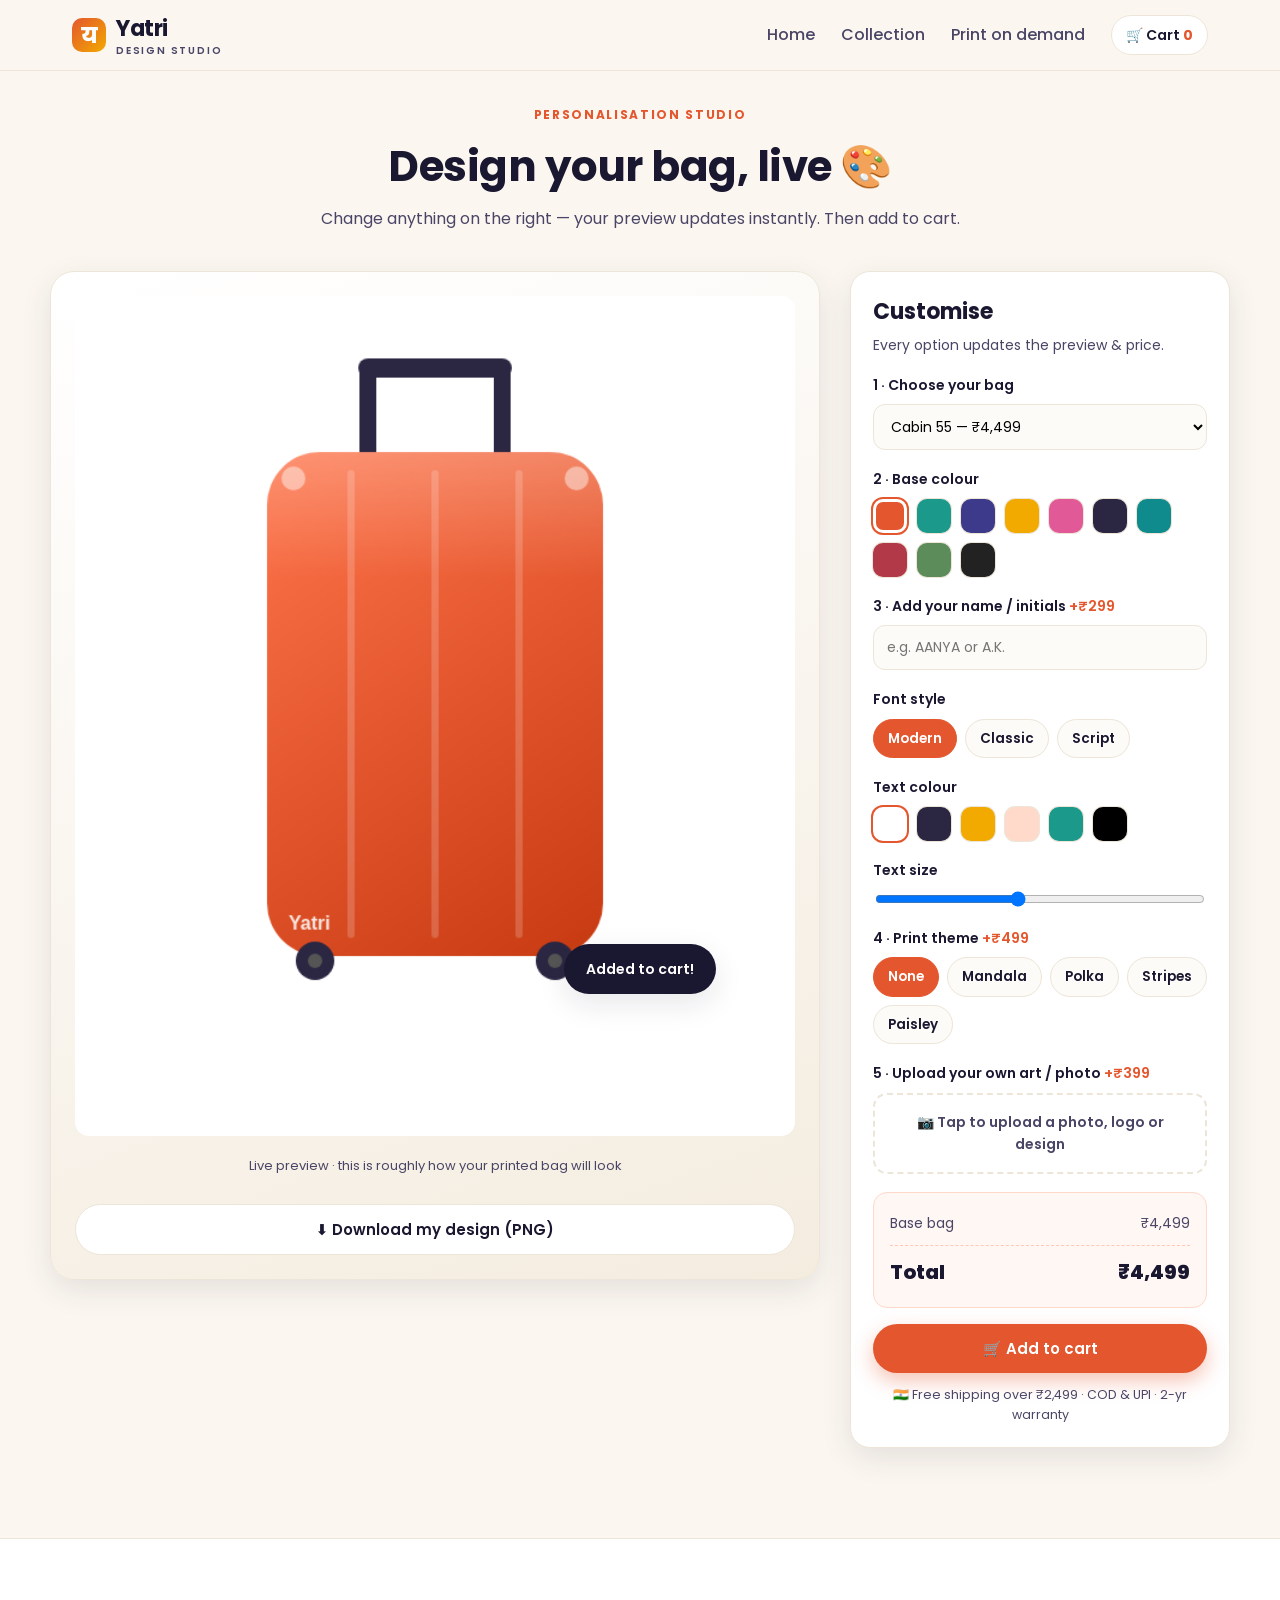
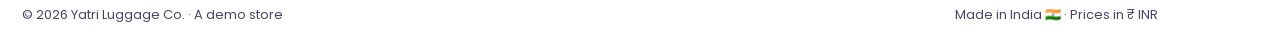
<file: studio.html>
<!doctype html>
<html lang="en">
<head>
<meta charset="utf-8">
<meta name="viewport" content="width=device-width,initial-scale=1">
<title>Design Studio — Yatri Personalized Luggage</title>
<meta name="description" content="Design your own suitcase live: choose colour, add your name, pick Indian prints or upload your art. Print on demand, delivered across India.">
<link rel="preconnect" href="https://fonts.googleapis.com">
<link href="https://fonts.googleapis.com/css2?family=Poppins:wght@400;500;600;700;800&family=Dancing+Script:wght@700&family=Playfair+Display:wght@700&display=swap" rel="stylesheet">
<link rel="stylesheet" href="assets/css/style.css">
</head>
<body>

<header class="site-header">
  <div class="container nav">
    <a class="logo" href="index.html"><span class="mark">य</span><span>Yatri<small>DESIGN STUDIO</small></span></a>
    <nav class="nav-links" id="navLinks">
      <a href="index.html">Home</a>
      <a href="index.html#collection">Collection</a>
      <a href="index.html#pod">Print on demand</a>
      <span class="cart-pill">🛒 Cart <b id="cartCount">0</b></span>
    </nav>
    <button class="menu-toggle" id="menuToggle" aria-label="Menu">☰</button>
  </div>
</header>

<div class="studio-head container">
  <span class="eyebrow">Personalisation Studio</span>
  <h1>Design your bag, live 🎨</h1>
  <p>Change anything on the right — your preview updates instantly. Then add to cart.</p>
</div>

<div class="container studio-wrap">
  <!-- PREVIEW -->
  <div class="canvas-stage">
    <canvas id="bagCanvas" width="600" height="700"></canvas>
    <p class="stage-hint">Live preview · this is roughly how your printed bag will look</p>
    <button class="btn btn-ghost full" id="downloadBtn" style="margin-top:14px">⬇️ Download my design (PNG)</button>
  </div>

  <!-- CONTROLS -->
  <div class="panel">
    <h2>Customise</h2>
    <p class="sub">Every option updates the preview & price.</p>

    <!-- Bag type -->
    <div class="field">
      <label>1 · Choose your bag</label>
      <select id="bagType">
        <option value="cabin" data-base="4499">Cabin 55 — ₹4,499</option>
        <option value="checkin" data-base="6299">Check-in 68 — ₹6,299</option>
        <option value="duffel" data-base="3799">Duffel Pro — ₹3,799</option>
        <option value="kids" data-base="3299">Kids Explorer — ₹3,299</option>
      </select>
    </div>

    <!-- Colour -->
    <div class="field">
      <label>2 · Base colour</label>
      <div class="swatches" id="swatches"></div>
    </div>

    <!-- Name -->
    <div class="field">
      <label>3 · Add your name / initials <span style="color:var(--brand)">+₹299</span></label>
      <input type="text" id="nameText" maxlength="14" placeholder="e.g. AANYA or A.K.">
    </div>
    <div class="field">
      <label>Font style</label>
      <div class="chip-row" id="fontChips">
        <span class="chip active" data-font="'Poppins',sans-serif">Modern</span>
        <span class="chip" data-font="'Playfair Display',serif">Classic</span>
        <span class="chip" data-font="'Dancing Script',cursive">Script</span>
      </div>
    </div>
    <div class="field">
      <label>Text colour</label>
      <div class="swatches" id="textSwatches"></div>
    </div>
    <div class="field">
      <label>Text size</label>
      <div class="range-row"><input type="range" id="textSize" min="22" max="64" value="40"></div>
    </div>

    <!-- Print theme -->
    <div class="field">
      <label>4 · Print theme <span style="color:var(--brand)">+₹499</span></label>
      <div class="chip-row" id="themeChips">
        <span class="chip active" data-theme="none">None</span>
        <span class="chip" data-theme="mandala">Mandala</span>
        <span class="chip" data-theme="dots">Polka</span>
        <span class="chip" data-theme="stripes">Stripes</span>
        <span class="chip" data-theme="paisley">Paisley</span>
      </div>
    </div>

    <!-- Upload -->
    <div class="field">
      <label>5 · Upload your own art / photo <span style="color:var(--brand)">+₹399</span></label>
      <label class="upload-box" for="imgUpload" id="uploadLabel">📷 Tap to upload a photo, logo or design</label>
      <input type="file" id="imgUpload" accept="image/*" hidden>
    </div>

    <!-- Price -->
    <div class="price-box" id="priceBox">
      <div class="pl"><span>Base bag</span><span id="pBase">₹4,499</span></div>
      <div class="pl" id="rowName" style="display:none"><span>Name personalisation</span><span>₹299</span></div>
      <div class="pl" id="rowTheme" style="display:none"><span>Print theme</span><span>₹499</span></div>
      <div class="pl" id="rowImg" style="display:none"><span>Custom art upload</span><span>₹399</span></div>
      <div class="pl total"><span>Total</span><span id="pTotal">₹4,499</span></div>
    </div>

    <button class="btn btn-primary full" id="addCart">🛒 Add to cart</button>
    <p style="text-align:center;font-size:12.5px;color:var(--ink-soft);margin:12px 0 0">🇮🇳 Free shipping over ₹2,499 · COD & UPI · 2-yr warranty</p>
  </div>
</div>

<div class="toast" id="toast">Added to cart!</div>

<footer>
  <div class="container foot-bottom" style="border:none;margin:0">
    <span>© 2026 Yatri Luggage Co. · A demo store</span>
    <span>Made in India 🇮🇳 · Prices in ₹ INR</span>
  </div>
</footer>

<script src="assets/js/products.js"></script>
<script src="assets/js/studio.js"></script>
</body>
</html>
</file>
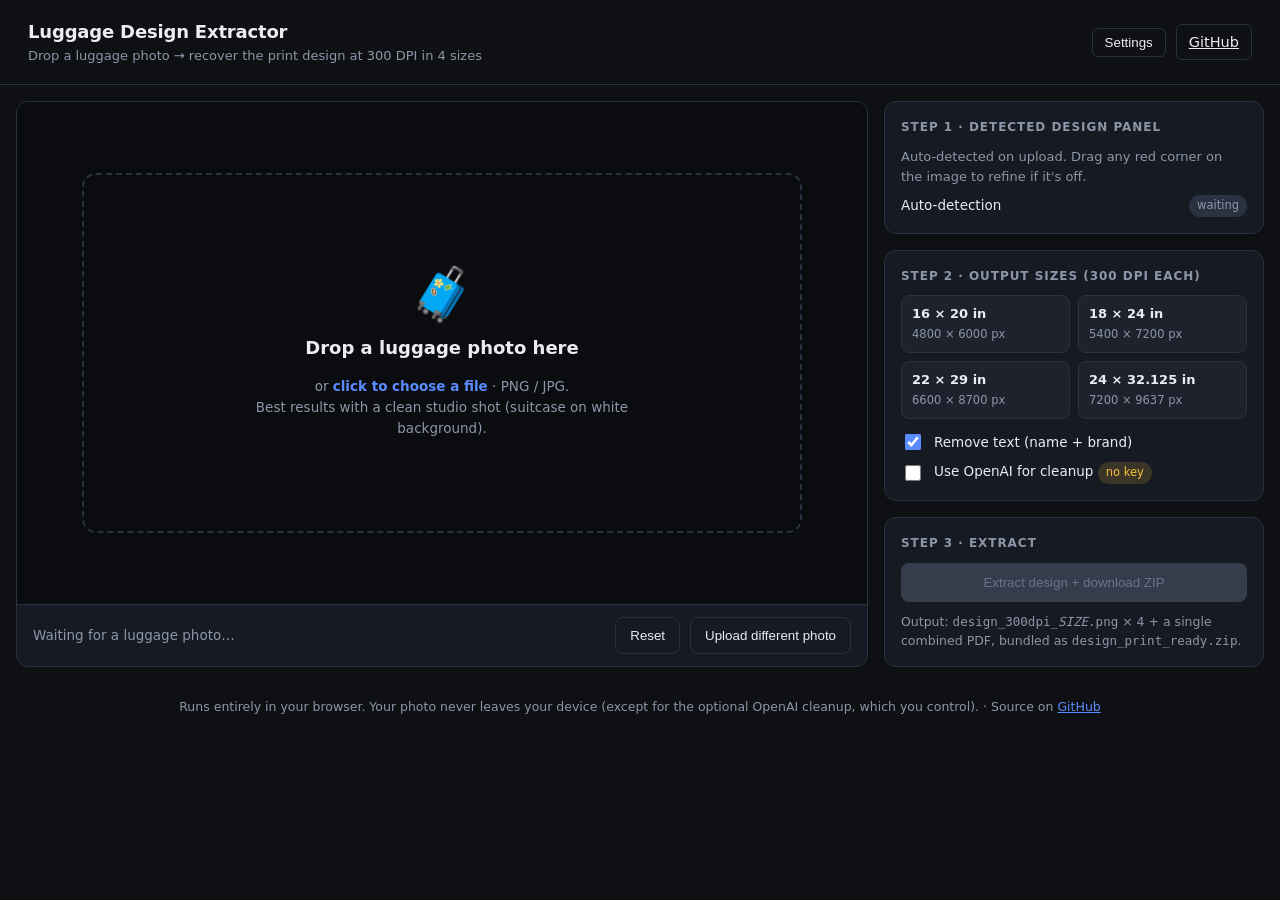
<file: docs/standalone.html>
<!doctype html>
<html lang="en">
<head>
<meta charset="utf-8" />
<meta name="viewport" content="width=device-width,initial-scale=1" />
<title>Luggage Design Extractor — 300 DPI · 4 sizes</title>
<style>
  :root {
    --bg: #0e1014;
    --panel: #161a22;
    --panel-2: #1d222d;
    --border: #2a3140;
    --text: #ecedf2;
    --muted: #8d96a8;
    --accent: #5b8cff;
    --accent-2: #6ba1ff;
    --ok: #4ade80;
    --warn: #f6c13a;
    --err: #ef4444;
  }
  * { box-sizing: border-box; }
  html, body { margin: 0; padding: 0; background: var(--bg); color: var(--text); font: 14.5px/1.55 -apple-system, BlinkMacSystemFont, "Segoe UI", system-ui, sans-serif; min-height: 100vh; }
  a { color: var(--accent); }
  header { padding: 18px 28px; border-bottom: 1px solid var(--border); display: flex; align-items: center; justify-content: space-between; gap: 16px; flex-wrap: wrap; }
  header h1 { margin: 0; font-size: 18px; font-weight: 700; letter-spacing: -0.01em; }
  header .tag { color: var(--muted); font-size: 13px; }
  header .right { display: flex; gap: 10px; align-items: center; }
  .icon-btn { background: transparent; border: 1px solid var(--border); color: var(--text); padding: 6px 12px; border-radius: 6px; font: 600 13px inherit; cursor: pointer; }
  .icon-btn:hover { background: var(--panel); }

  main { display: grid; grid-template-columns: minmax(0,1fr) 380px; gap: 16px; padding: 16px; align-items: stretch; }
  @media (max-width: 900px) { main { grid-template-columns: 1fr; } }

  /* Stage (drop / preview area) */
  .stage { background: var(--panel); border: 1px solid var(--border); border-radius: 12px; display: flex; flex-direction: column; overflow: hidden; }
  .stage-body { flex: 1; min-height: 460px; display: flex; align-items: center; justify-content: center; position: relative; background: #0a0c10; }
  .drop {
    width: 92%; max-width: 720px; min-height: 360px;
    border: 2px dashed var(--border); border-radius: 14px;
    display: flex; flex-direction: column; align-items: center; justify-content: center;
    gap: 14px; padding: 30px 20px; text-align: center; cursor: pointer;
    transition: border-color 0.15s, background 0.15s;
  }
  .drop:hover, .drop.over { border-color: var(--accent); background: rgba(91, 140, 255, 0.06); }
  .drop .icon { font-size: 52px; line-height: 1; }
  .drop .title { font-size: 18px; font-weight: 600; }
  .drop .sub { font-size: 13.5px; color: var(--muted); max-width: 460px; }
  .drop input[type=file] { display: none; }

  .canvas-wrap { position: relative; width: 100%; height: 100%; min-height: 460px; display: flex; align-items: center; justify-content: center; }
  canvas#cv { max-width: 100%; max-height: 78vh; cursor: crosshair; display: block; }

  .stage-foot { border-top: 1px solid var(--border); padding: 12px 16px; display: flex; gap: 10px; align-items: center; flex-wrap: wrap; }
  .status { flex: 1; min-width: 200px; color: var(--muted); font-size: 13.5px; }
  .status.ok { color: var(--ok); }
  .status.err { color: var(--err); }

  /* Right column */
  .side { display: flex; flex-direction: column; gap: 16px; }
  .card { background: var(--panel); border: 1px solid var(--border); border-radius: 12px; padding: 16px; }
  .card h3 { margin: 0 0 10px 0; font-size: 12px; font-weight: 700; text-transform: uppercase; letter-spacing: 0.08em; color: var(--muted); }
  .row { display: flex; gap: 10px; align-items: center; margin-bottom: 8px; }
  .row:last-child { margin-bottom: 0; }
  .row label { flex: 1; font-size: 13.5px; }
  input[type=text], input[type=password] { background: #0a0c10; border: 1px solid var(--border); color: var(--text); padding: 8px 10px; border-radius: 6px; width: 100%; font: inherit; }
  input[type=checkbox] { width: 16px; height: 16px; accent-color: var(--accent); }
  .pill { display: inline-flex; align-items: center; gap: 4px; padding: 2px 8px; border-radius: 999px; font-size: 11.5px; background: var(--border); color: var(--muted); }
  .pill.ok { background: rgba(74,222,128,0.14); color: var(--ok); }
  .pill.warn { background: rgba(246,193,58,0.16); color: var(--warn); }

  .sizes { display: grid; grid-template-columns: 1fr 1fr; gap: 8px; }
  .size-tile { background: var(--panel-2); border: 1px solid var(--border); border-radius: 8px; padding: 8px 10px; font-size: 13px; display: flex; flex-direction: column; gap: 2px; }
  .size-tile b { font-weight: 700; }
  .size-tile span { color: var(--muted); font-size: 11.5px; }

  .actions { display: flex; gap: 10px; }
  button.primary {
    flex: 1; padding: 12px 16px; border: 0; border-radius: 8px;
    background: var(--accent); color: white; font: 700 14.5px inherit; cursor: pointer;
    transition: background 0.15s;
  }
  button.primary:hover { background: var(--accent-2); }
  button.primary:disabled { background: #353c4c; color: #6c7488; cursor: not-allowed; }
  button.ghost { padding: 10px 14px; border: 1px solid var(--border); border-radius: 8px; background: transparent; color: var(--text); font: 600 13.5px inherit; cursor: pointer; }
  button.ghost:hover { background: var(--panel-2); }

  /* Progress */
  .progress { height: 6px; background: var(--border); border-radius: 3px; overflow: hidden; margin-top: 10px; display: none; }
  .progress.active { display: block; }
  .progress .bar { height: 100%; background: linear-gradient(90deg, var(--accent), var(--accent-2)); width: 0; transition: width 0.25s; }

  /* Modal */
  .modal-bg { position: fixed; inset: 0; background: rgba(0,0,0,0.55); display: none; align-items: center; justify-content: center; z-index: 100; }
  .modal-bg.show { display: flex; }
  .modal { background: var(--panel); border: 1px solid var(--border); border-radius: 14px; padding: 22px; max-width: 480px; width: 92%; }
  .modal h2 { margin: 0 0 6px 0; font-size: 16px; }
  .modal p { color: var(--muted); font-size: 13.5px; margin: 0 0 14px 0; }
  .modal .actions { margin-top: 16px; }

  /* Footer */
  footer { padding: 14px 28px 22px; color: var(--muted); font-size: 12.5px; text-align: center; }
  footer a { color: var(--accent); }
</style>
</head>
<body>

<header>
  <div>
    <h1>Luggage Design Extractor</h1>
    <div class="tag">Drop a luggage photo → recover the print design at 300 DPI in 4 sizes</div>
  </div>
  <div class="right">
    <button class="icon-btn" id="settingsBtn" title="OpenAI key & options">Settings</button>
    <a class="icon-btn" href="https://github.com/angadkohli/ask" target="_blank" rel="noopener">GitHub</a>
  </div>
</header>

<main>
  <section class="stage">
    <div class="stage-body" id="stageBody">
      <label class="drop" id="dropZone" for="fileInput">
        <div class="icon">&#x1F9F3;</div>
        <div class="title">Drop a luggage photo here</div>
        <div class="sub">or <b style="color: var(--accent);">click to choose a file</b> &middot; PNG / JPG.<br>Best results with a clean studio shot (suitcase on white background).</div>
        <input type="file" id="fileInput" accept="image/*" />
      </label>
      <div class="canvas-wrap" id="canvasWrap" style="display:none">
        <canvas id="cv"></canvas>
      </div>
    </div>
    <div class="stage-foot">
      <div class="status" id="status">Waiting for a luggage photo&hellip;</div>
      <button class="ghost" id="resetBtn" disabled>Reset</button>
      <button class="ghost" id="reuploadBtn" disabled>Upload different photo</button>
    </div>
    <div class="progress" id="progress"><div class="bar" id="progressBar"></div></div>
  </section>

  <aside class="side">

    <div class="card">
      <h3>Step 1 &middot; Detected design panel</h3>
      <p style="color: var(--muted); font-size: 13px; margin: 0 0 8px 0;">
        Auto-detected on upload. Drag any red corner on the image to refine if it's off.
      </p>
      <div class="row">
        <label>Auto-detection</label>
        <span class="pill" id="autoPill">waiting</span>
      </div>
    </div>

    <div class="card">
      <h3>Step 2 &middot; Output sizes (300 DPI each)</h3>
      <div class="sizes">
        <div class="size-tile"><b>16 &times; 20 in</b><span>4800 &times; 6000 px</span></div>
        <div class="size-tile"><b>18 &times; 24 in</b><span>5400 &times; 7200 px</span></div>
        <div class="size-tile"><b>22 &times; 29 in</b><span>6600 &times; 8700 px</span></div>
        <div class="size-tile"><b>24 &times; 32.125 in</b><span>7200 &times; 9637 px</span></div>
      </div>
      <div class="row" style="margin-top: 12px;">
        <input type="checkbox" id="removeText" checked>
        <label for="removeText">Remove text (name + brand)</label>
      </div>
      <div class="row">
        <input type="checkbox" id="useOpenAI">
        <label for="useOpenAI">Use OpenAI for cleanup <span class="pill warn" id="keyPill">no key</span></label>
      </div>
    </div>

    <div class="card">
      <h3>Step 3 &middot; Extract</h3>
      <div class="actions">
        <button class="primary" id="extractBtn" disabled>Extract design + download ZIP</button>
      </div>
      <p style="color: var(--muted); font-size: 12.5px; margin: 10px 0 0;">
        Output: <code>design_300dpi_<i>SIZE</i>.png</code> &times; 4 + a single combined PDF, bundled as <code>design_print_ready.zip</code>.
      </p>
    </div>

  </aside>
</main>

<footer>
  Runs entirely in your browser. Your photo never leaves your device (except for the optional OpenAI cleanup, which you control).
  &middot; Source on <a href="https://github.com/angadkohli/ask" target="_blank" rel="noopener">GitHub</a>
</footer>

<!-- Settings modal -->
<div class="modal-bg" id="settingsModal">
  <div class="modal">
    <h2>Settings</h2>
    <p>Your OpenAI API key is stored only in this browser (localStorage). It's used to call <code>gpt-image-1</code> for the hardware / text cleanup, which produces noticeably cleaner results than the offline mode.</p>
    <div class="row">
      <input type="password" id="apiKeyInput" placeholder="sk-..." autocomplete="off" />
    </div>
    <p style="font-size: 12px;">Per call cost ~$0.05&ndash;$0.19 at 'high' quality. About 4 calls per luggage (1 hardware + 3 outpaint borders).</p>
    <div class="actions">
      <button class="ghost" id="settingsCancel" style="flex:1">Cancel</button>
      <button class="primary" id="settingsSave">Save</button>
    </div>
  </div>
</div>

<!-- Vendored libs -->
<script>/* JSZip 3.10.1 inlined */
/*!

JSZip v3.10.1 - A JavaScript class for generating and reading zip files
<http://stuartk.com/jszip>

(c) 2009-2016 Stuart Knightley <stuart [at] stuartk.com>
Dual licenced under the MIT license or GPLv3. See https://raw.github.com/Stuk/jszip/main/LICENSE.markdown.

JSZip uses the library pako released under the MIT license :
https://github.com/nodeca/pako/blob/main/LICENSE
*/

!function(e){if("object"==typeof exports&&"undefined"!=typeof module)module.exports=e();else if("function"==typeof define&&define.amd)define([],e);else{("undefined"!=typeof window?window:"undefined"!=typeof global?global:"undefined"!=typeof self?self:this).JSZip=e()}}(function(){return function s(a,o,h){function u(r,e){if(!o[r]){if(!a[r]){var t="function"==typeof require&&require;if(!e&&t)return t(r,!0);if(l)return l(r,!0);var n=new Error("Cannot find module '"+r+"'");throw n.code="MODULE_NOT_FOUND",n}var i=o[r]={exports:{}};a[r][0].call(i.exports,function(e){var t=a[r][1][e];return u(t||e)},i,i.exports,s,a,o,h)}return o[r].exports}for(var l="function"==typeof require&&require,e=0;e<h.length;e++)u(h[e]);return u}({1:[function(e,t,r){"use strict";var d=e("./utils"),c=e("./support"),p="ABCDEFGHIJKLMNOPQRSTUVWXYZabcdefghijklmnopqrstuvwxyz0123456789+/=";r.encode=function(e){for(var t,r,n,i,s,a,o,h=[],u=0,l=e.length,f=l,c="string"!==d.getTypeOf(e);u<e.length;)f=l-u,n=c?(t=e[u++],r=u<l?e[u++]:0,u<l?e[u++]:0):(t=e.charCodeAt(u++),r=u<l?e.charCodeAt(u++):0,u<l?e.charCodeAt(u++):0),i=t>>2,s=(3&t)<<4|r>>4,a=1<f?(15&r)<<2|n>>6:64,o=2<f?63&n:64,h.push(p.charAt(i)+p.charAt(s)+p.charAt(a)+p.charAt(o));return h.join("")},r.decode=function(e){var t,r,n,i,s,a,o=0,h=0,u="data:";if(e.substr(0,u.length)===u)throw new Error("Invalid base64 input, it looks like a data url.");var l,f=3*(e=e.replace(/[^A-Za-z0-9+/=]/g,"")).length/4;if(e.charAt(e.length-1)===p.charAt(64)&&f--,e.charAt(e.length-2)===p.charAt(64)&&f--,f%1!=0)throw new Error("Invalid base64 input, bad content length.");for(l=c.uint8array?new Uint8Array(0|f):new Array(0|f);o<e.length;)t=p.indexOf(e.charAt(o++))<<2|(i=p.indexOf(e.charAt(o++)))>>4,r=(15&i)<<4|(s=p.indexOf(e.charAt(o++)))>>2,n=(3&s)<<6|(a=p.indexOf(e.charAt(o++))),l[h++]=t,64!==s&&(l[h++]=r),64!==a&&(l[h++]=n);return l}},{"./support":30,"./utils":32}],2:[function(e,t,r){"use strict";var n=e("./external"),i=e("./stream/DataWorker"),s=e("./stream/Crc32Probe"),a=e("./stream/DataLengthProbe");function o(e,t,r,n,i){this.compressedSize=e,this.uncompressedSize=t,this.crc32=r,this.compression=n,this.compressedContent=i}o.prototype={getContentWorker:function(){var e=new i(n.Promise.resolve(this.compressedContent)).pipe(this.compression.uncompressWorker()).pipe(new a("data_length")),t=this;return e.on("end",function(){if(this.streamInfo.data_length!==t.uncompressedSize)throw new Error("Bug : uncompressed data size mismatch")}),e},getCompressedWorker:function(){return new i(n.Promise.resolve(this.compressedContent)).withStreamInfo("compressedSize",this.compressedSize).withStreamInfo("uncompressedSize",this.uncompressedSize).withStreamInfo("crc32",this.crc32).withStreamInfo("compression",this.compression)}},o.createWorkerFrom=function(e,t,r){return e.pipe(new s).pipe(new a("uncompressedSize")).pipe(t.compressWorker(r)).pipe(new a("compressedSize")).withStreamInfo("compression",t)},t.exports=o},{"./external":6,"./stream/Crc32Probe":25,"./stream/DataLengthProbe":26,"./stream/DataWorker":27}],3:[function(e,t,r){"use strict";var n=e("./stream/GenericWorker");r.STORE={magic:"\0\0",compressWorker:function(){return new n("STORE compression")},uncompressWorker:function(){return new n("STORE decompression")}},r.DEFLATE=e("./flate")},{"./flate":7,"./stream/GenericWorker":28}],4:[function(e,t,r){"use strict";var n=e("./utils");var o=function(){for(var e,t=[],r=0;r<256;r++){e=r;for(var n=0;n<8;n++)e=1&e?3988292384^e>>>1:e>>>1;t[r]=e}return t}();t.exports=function(e,t){return void 0!==e&&e.length?"string"!==n.getTypeOf(e)?function(e,t,r,n){var i=o,s=n+r;e^=-1;for(var a=n;a<s;a++)e=e>>>8^i[255&(e^t[a])];return-1^e}(0|t,e,e.length,0):function(e,t,r,n){var i=o,s=n+r;e^=-1;for(var a=n;a<s;a++)e=e>>>8^i[255&(e^t.charCodeAt(a))];return-1^e}(0|t,e,e.length,0):0}},{"./utils":32}],5:[function(e,t,r){"use strict";r.base64=!1,r.binary=!1,r.dir=!1,r.createFolders=!0,r.date=null,r.compression=null,r.compressionOptions=null,r.comment=null,r.unixPermissions=null,r.dosPermissions=null},{}],6:[function(e,t,r){"use strict";var n=null;n="undefined"!=typeof Promise?Promise:e("lie"),t.exports={Promise:n}},{lie:37}],7:[function(e,t,r){"use strict";var n="undefined"!=typeof Uint8Array&&"undefined"!=typeof Uint16Array&&"undefined"!=typeof Uint32Array,i=e("pako"),s=e("./utils"),a=e("./stream/GenericWorker"),o=n?"uint8array":"array";function h(e,t){a.call(this,"FlateWorker/"+e),this._pako=null,this._pakoAction=e,this._pakoOptions=t,this.meta={}}r.magic="\b\0",s.inherits(h,a),h.prototype.processChunk=function(e){this.meta=e.meta,null===this._pako&&this._createPako(),this._pako.push(s.transformTo(o,e.data),!1)},h.prototype.flush=function(){a.prototype.flush.call(this),null===this._pako&&this._createPako(),this._pako.push([],!0)},h.prototype.cleanUp=function(){a.prototype.cleanUp.call(this),this._pako=null},h.prototype._createPako=function(){this._pako=new i[this._pakoAction]({raw:!0,level:this._pakoOptions.level||-1});var t=this;this._pako.onData=function(e){t.push({data:e,meta:t.meta})}},r.compressWorker=function(e){return new h("Deflate",e)},r.uncompressWorker=function(){return new h("Inflate",{})}},{"./stream/GenericWorker":28,"./utils":32,pako:38}],8:[function(e,t,r){"use strict";function A(e,t){var r,n="";for(r=0;r<t;r++)n+=String.fromCharCode(255&e),e>>>=8;return n}function n(e,t,r,n,i,s){var a,o,h=e.file,u=e.compression,l=s!==O.utf8encode,f=I.transformTo("string",s(h.name)),c=I.transformTo("string",O.utf8encode(h.name)),d=h.comment,p=I.transformTo("string",s(d)),m=I.transformTo("string",O.utf8encode(d)),_=c.length!==h.name.length,g=m.length!==d.length,b="",v="",y="",w=h.dir,k=h.date,x={crc32:0,compressedSize:0,uncompressedSize:0};t&&!r||(x.crc32=e.crc32,x.compressedSize=e.compressedSize,x.uncompressedSize=e.uncompressedSize);var S=0;t&&(S|=8),l||!_&&!g||(S|=2048);var z=0,C=0;w&&(z|=16),"UNIX"===i?(C=798,z|=function(e,t){var r=e;return e||(r=t?16893:33204),(65535&r)<<16}(h.unixPermissions,w)):(C=20,z|=function(e){return 63&(e||0)}(h.dosPermissions)),a=k.getUTCHours(),a<<=6,a|=k.getUTCMinutes(),a<<=5,a|=k.getUTCSeconds()/2,o=k.getUTCFullYear()-1980,o<<=4,o|=k.getUTCMonth()+1,o<<=5,o|=k.getUTCDate(),_&&(v=A(1,1)+A(B(f),4)+c,b+="up"+A(v.length,2)+v),g&&(y=A(1,1)+A(B(p),4)+m,b+="uc"+A(y.length,2)+y);var E="";return E+="\n\0",E+=A(S,2),E+=u.magic,E+=A(a,2),E+=A(o,2),E+=A(x.crc32,4),E+=A(x.compressedSize,4),E+=A(x.uncompressedSize,4),E+=A(f.length,2),E+=A(b.length,2),{fileRecord:R.LOCAL_FILE_HEADER+E+f+b,dirRecord:R.CENTRAL_FILE_HEADER+A(C,2)+E+A(p.length,2)+"\0\0\0\0"+A(z,4)+A(n,4)+f+b+p}}var I=e("../utils"),i=e("../stream/GenericWorker"),O=e("../utf8"),B=e("../crc32"),R=e("../signature");function s(e,t,r,n){i.call(this,"ZipFileWorker"),this.bytesWritten=0,this.zipComment=t,this.zipPlatform=r,this.encodeFileName=n,this.streamFiles=e,this.accumulate=!1,this.contentBuffer=[],this.dirRecords=[],this.currentSourceOffset=0,this.entriesCount=0,this.currentFile=null,this._sources=[]}I.inherits(s,i),s.prototype.push=function(e){var t=e.meta.percent||0,r=this.entriesCount,n=this._sources.length;this.accumulate?this.contentBuffer.push(e):(this.bytesWritten+=e.data.length,i.prototype.push.call(this,{data:e.data,meta:{currentFile:this.currentFile,percent:r?(t+100*(r-n-1))/r:100}}))},s.prototype.openedSource=function(e){this.currentSourceOffset=this.bytesWritten,this.currentFile=e.file.name;var t=this.streamFiles&&!e.file.dir;if(t){var r=n(e,t,!1,this.currentSourceOffset,this.zipPlatform,this.encodeFileName);this.push({data:r.fileRecord,meta:{percent:0}})}else this.accumulate=!0},s.prototype.closedSource=function(e){this.accumulate=!1;var t=this.streamFiles&&!e.file.dir,r=n(e,t,!0,this.currentSourceOffset,this.zipPlatform,this.encodeFileName);if(this.dirRecords.push(r.dirRecord),t)this.push({data:function(e){return R.DATA_DESCRIPTOR+A(e.crc32,4)+A(e.compressedSize,4)+A(e.uncompressedSize,4)}(e),meta:{percent:100}});else for(this.push({data:r.fileRecord,meta:{percent:0}});this.contentBuffer.length;)this.push(this.contentBuffer.shift());this.currentFile=null},s.prototype.flush=function(){for(var e=this.bytesWritten,t=0;t<this.dirRecords.length;t++)this.push({data:this.dirRecords[t],meta:{percent:100}});var r=this.bytesWritten-e,n=function(e,t,r,n,i){var s=I.transformTo("string",i(n));return R.CENTRAL_DIRECTORY_END+"\0\0\0\0"+A(e,2)+A(e,2)+A(t,4)+A(r,4)+A(s.length,2)+s}(this.dirRecords.length,r,e,this.zipComment,this.encodeFileName);this.push({data:n,meta:{percent:100}})},s.prototype.prepareNextSource=function(){this.previous=this._sources.shift(),this.openedSource(this.previous.streamInfo),this.isPaused?this.previous.pause():this.previous.resume()},s.prototype.registerPrevious=function(e){this._sources.push(e);var t=this;return e.on("data",function(e){t.processChunk(e)}),e.on("end",function(){t.closedSource(t.previous.streamInfo),t._sources.length?t.prepareNextSource():t.end()}),e.on("error",function(e){t.error(e)}),this},s.prototype.resume=function(){return!!i.prototype.resume.call(this)&&(!this.previous&&this._sources.length?(this.prepareNextSource(),!0):this.previous||this._sources.length||this.generatedError?void 0:(this.end(),!0))},s.prototype.error=function(e){var t=this._sources;if(!i.prototype.error.call(this,e))return!1;for(var r=0;r<t.length;r++)try{t[r].error(e)}catch(e){}return!0},s.prototype.lock=function(){i.prototype.lock.call(this);for(var e=this._sources,t=0;t<e.length;t++)e[t].lock()},t.exports=s},{"../crc32":4,"../signature":23,"../stream/GenericWorker":28,"../utf8":31,"../utils":32}],9:[function(e,t,r){"use strict";var u=e("../compressions"),n=e("./ZipFileWorker");r.generateWorker=function(e,a,t){var o=new n(a.streamFiles,t,a.platform,a.encodeFileName),h=0;try{e.forEach(function(e,t){h++;var r=function(e,t){var r=e||t,n=u[r];if(!n)throw new Error(r+" is not a valid compression method !");return n}(t.options.compression,a.compression),n=t.options.compressionOptions||a.compressionOptions||{},i=t.dir,s=t.date;t._compressWorker(r,n).withStreamInfo("file",{name:e,dir:i,date:s,comment:t.comment||"",unixPermissions:t.unixPermissions,dosPermissions:t.dosPermissions}).pipe(o)}),o.entriesCount=h}catch(e){o.error(e)}return o}},{"../compressions":3,"./ZipFileWorker":8}],10:[function(e,t,r){"use strict";function n(){if(!(this instanceof n))return new n;if(arguments.length)throw new Error("The constructor with parameters has been removed in JSZip 3.0, please check the upgrade guide.");this.files=Object.create(null),this.comment=null,this.root="",this.clone=function(){var e=new n;for(var t in this)"function"!=typeof this[t]&&(e[t]=this[t]);return e}}(n.prototype=e("./object")).loadAsync=e("./load"),n.support=e("./support"),n.defaults=e("./defaults"),n.version="3.10.1",n.loadAsync=function(e,t){return(new n).loadAsync(e,t)},n.external=e("./external"),t.exports=n},{"./defaults":5,"./external":6,"./load":11,"./object":15,"./support":30}],11:[function(e,t,r){"use strict";var u=e("./utils"),i=e("./external"),n=e("./utf8"),s=e("./zipEntries"),a=e("./stream/Crc32Probe"),l=e("./nodejsUtils");function f(n){return new i.Promise(function(e,t){var r=n.decompressed.getContentWorker().pipe(new a);r.on("error",function(e){t(e)}).on("end",function(){r.streamInfo.crc32!==n.decompressed.crc32?t(new Error("Corrupted zip : CRC32 mismatch")):e()}).resume()})}t.exports=function(e,o){var h=this;return o=u.extend(o||{},{base64:!1,checkCRC32:!1,optimizedBinaryString:!1,createFolders:!1,decodeFileName:n.utf8decode}),l.isNode&&l.isStream(e)?i.Promise.reject(new Error("JSZip can't accept a stream when loading a zip file.")):u.prepareContent("the loaded zip file",e,!0,o.optimizedBinaryString,o.base64).then(function(e){var t=new s(o);return t.load(e),t}).then(function(e){var t=[i.Promise.resolve(e)],r=e.files;if(o.checkCRC32)for(var n=0;n<r.length;n++)t.push(f(r[n]));return i.Promise.all(t)}).then(function(e){for(var t=e.shift(),r=t.files,n=0;n<r.length;n++){var i=r[n],s=i.fileNameStr,a=u.resolve(i.fileNameStr);h.file(a,i.decompressed,{binary:!0,optimizedBinaryString:!0,date:i.date,dir:i.dir,comment:i.fileCommentStr.length?i.fileCommentStr:null,unixPermissions:i.unixPermissions,dosPermissions:i.dosPermissions,createFolders:o.createFolders}),i.dir||(h.file(a).unsafeOriginalName=s)}return t.zipComment.length&&(h.comment=t.zipComment),h})}},{"./external":6,"./nodejsUtils":14,"./stream/Crc32Probe":25,"./utf8":31,"./utils":32,"./zipEntries":33}],12:[function(e,t,r){"use strict";var n=e("../utils"),i=e("../stream/GenericWorker");function s(e,t){i.call(this,"Nodejs stream input adapter for "+e),this._upstreamEnded=!1,this._bindStream(t)}n.inherits(s,i),s.prototype._bindStream=function(e){var t=this;(this._stream=e).pause(),e.on("data",function(e){t.push({data:e,meta:{percent:0}})}).on("error",function(e){t.isPaused?this.generatedError=e:t.error(e)}).on("end",function(){t.isPaused?t._upstreamEnded=!0:t.end()})},s.prototype.pause=function(){return!!i.prototype.pause.call(this)&&(this._stream.pause(),!0)},s.prototype.resume=function(){return!!i.prototype.resume.call(this)&&(this._upstreamEnded?this.end():this._stream.resume(),!0)},t.exports=s},{"../stream/GenericWorker":28,"../utils":32}],13:[function(e,t,r){"use strict";var i=e("readable-stream").Readable;function n(e,t,r){i.call(this,t),this._helper=e;var n=this;e.on("data",function(e,t){n.push(e)||n._helper.pause(),r&&r(t)}).on("error",function(e){n.emit("error",e)}).on("end",function(){n.push(null)})}e("../utils").inherits(n,i),n.prototype._read=function(){this._helper.resume()},t.exports=n},{"../utils":32,"readable-stream":16}],14:[function(e,t,r){"use strict";t.exports={isNode:"undefined"!=typeof Buffer,newBufferFrom:function(e,t){if(Buffer.from&&Buffer.from!==Uint8Array.from)return Buffer.from(e,t);if("number"==typeof e)throw new Error('The "data" argument must not be a number');return new Buffer(e,t)},allocBuffer:function(e){if(Buffer.alloc)return Buffer.alloc(e);var t=new Buffer(e);return t.fill(0),t},isBuffer:function(e){return Buffer.isBuffer(e)},isStream:function(e){return e&&"function"==typeof e.on&&"function"==typeof e.pause&&"function"==typeof e.resume}}},{}],15:[function(e,t,r){"use strict";function s(e,t,r){var n,i=u.getTypeOf(t),s=u.extend(r||{},f);s.date=s.date||new Date,null!==s.compression&&(s.compression=s.compression.toUpperCase()),"string"==typeof s.unixPermissions&&(s.unixPermissions=parseInt(s.unixPermissions,8)),s.unixPermissions&&16384&s.unixPermissions&&(s.dir=!0),s.dosPermissions&&16&s.dosPermissions&&(s.dir=!0),s.dir&&(e=g(e)),s.createFolders&&(n=_(e))&&b.call(this,n,!0);var a="string"===i&&!1===s.binary&&!1===s.base64;r&&void 0!==r.binary||(s.binary=!a),(t instanceof c&&0===t.uncompressedSize||s.dir||!t||0===t.length)&&(s.base64=!1,s.binary=!0,t="",s.compression="STORE",i="string");var o=null;o=t instanceof c||t instanceof l?t:p.isNode&&p.isStream(t)?new m(e,t):u.prepareContent(e,t,s.binary,s.optimizedBinaryString,s.base64);var h=new d(e,o,s);this.files[e]=h}var i=e("./utf8"),u=e("./utils"),l=e("./stream/GenericWorker"),a=e("./stream/StreamHelper"),f=e("./defaults"),c=e("./compressedObject"),d=e("./zipObject"),o=e("./generate"),p=e("./nodejsUtils"),m=e("./nodejs/NodejsStreamInputAdapter"),_=function(e){"/"===e.slice(-1)&&(e=e.substring(0,e.length-1));var t=e.lastIndexOf("/");return 0<t?e.substring(0,t):""},g=function(e){return"/"!==e.slice(-1)&&(e+="/"),e},b=function(e,t){return t=void 0!==t?t:f.createFolders,e=g(e),this.files[e]||s.call(this,e,null,{dir:!0,createFolders:t}),this.files[e]};function h(e){return"[object RegExp]"===Object.prototype.toString.call(e)}var n={load:function(){throw new Error("This method has been removed in JSZip 3.0, please check the upgrade guide.")},forEach:function(e){var t,r,n;for(t in this.files)n=this.files[t],(r=t.slice(this.root.length,t.length))&&t.slice(0,this.root.length)===this.root&&e(r,n)},filter:function(r){var n=[];return this.forEach(function(e,t){r(e,t)&&n.push(t)}),n},file:function(e,t,r){if(1!==arguments.length)return e=this.root+e,s.call(this,e,t,r),this;if(h(e)){var n=e;return this.filter(function(e,t){return!t.dir&&n.test(e)})}var i=this.files[this.root+e];return i&&!i.dir?i:null},folder:function(r){if(!r)return this;if(h(r))return this.filter(function(e,t){return t.dir&&r.test(e)});var e=this.root+r,t=b.call(this,e),n=this.clone();return n.root=t.name,n},remove:function(r){r=this.root+r;var e=this.files[r];if(e||("/"!==r.slice(-1)&&(r+="/"),e=this.files[r]),e&&!e.dir)delete this.files[r];else for(var t=this.filter(function(e,t){return t.name.slice(0,r.length)===r}),n=0;n<t.length;n++)delete this.files[t[n].name];return this},generate:function(){throw new Error("This method has been removed in JSZip 3.0, please check the upgrade guide.")},generateInternalStream:function(e){var t,r={};try{if((r=u.extend(e||{},{streamFiles:!1,compression:"STORE",compressionOptions:null,type:"",platform:"DOS",comment:null,mimeType:"application/zip",encodeFileName:i.utf8encode})).type=r.type.toLowerCase(),r.compression=r.compression.toUpperCase(),"binarystring"===r.type&&(r.type="string"),!r.type)throw new Error("No output type specified.");u.checkSupport(r.type),"darwin"!==r.platform&&"freebsd"!==r.platform&&"linux"!==r.platform&&"sunos"!==r.platform||(r.platform="UNIX"),"win32"===r.platform&&(r.platform="DOS");var n=r.comment||this.comment||"";t=o.generateWorker(this,r,n)}catch(e){(t=new l("error")).error(e)}return new a(t,r.type||"string",r.mimeType)},generateAsync:function(e,t){return this.generateInternalStream(e).accumulate(t)},generateNodeStream:function(e,t){return(e=e||{}).type||(e.type="nodebuffer"),this.generateInternalStream(e).toNodejsStream(t)}};t.exports=n},{"./compressedObject":2,"./defaults":5,"./generate":9,"./nodejs/NodejsStreamInputAdapter":12,"./nodejsUtils":14,"./stream/GenericWorker":28,"./stream/StreamHelper":29,"./utf8":31,"./utils":32,"./zipObject":35}],16:[function(e,t,r){"use strict";t.exports=e("stream")},{stream:void 0}],17:[function(e,t,r){"use strict";var n=e("./DataReader");function i(e){n.call(this,e);for(var t=0;t<this.data.length;t++)e[t]=255&e[t]}e("../utils").inherits(i,n),i.prototype.byteAt=function(e){return this.data[this.zero+e]},i.prototype.lastIndexOfSignature=function(e){for(var t=e.charCodeAt(0),r=e.charCodeAt(1),n=e.charCodeAt(2),i=e.charCodeAt(3),s=this.length-4;0<=s;--s)if(this.data[s]===t&&this.data[s+1]===r&&this.data[s+2]===n&&this.data[s+3]===i)return s-this.zero;return-1},i.prototype.readAndCheckSignature=function(e){var t=e.charCodeAt(0),r=e.charCodeAt(1),n=e.charCodeAt(2),i=e.charCodeAt(3),s=this.readData(4);return t===s[0]&&r===s[1]&&n===s[2]&&i===s[3]},i.prototype.readData=function(e){if(this.checkOffset(e),0===e)return[];var t=this.data.slice(this.zero+this.index,this.zero+this.index+e);return this.index+=e,t},t.exports=i},{"../utils":32,"./DataReader":18}],18:[function(e,t,r){"use strict";var n=e("../utils");function i(e){this.data=e,this.length=e.length,this.index=0,this.zero=0}i.prototype={checkOffset:function(e){this.checkIndex(this.index+e)},checkIndex:function(e){if(this.length<this.zero+e||e<0)throw new Error("End of data reached (data length = "+this.length+", asked index = "+e+"). Corrupted zip ?")},setIndex:function(e){this.checkIndex(e),this.index=e},skip:function(e){this.setIndex(this.index+e)},byteAt:function(){},readInt:function(e){var t,r=0;for(this.checkOffset(e),t=this.index+e-1;t>=this.index;t--)r=(r<<8)+this.byteAt(t);return this.index+=e,r},readString:function(e){return n.transformTo("string",this.readData(e))},readData:function(){},lastIndexOfSignature:function(){},readAndCheckSignature:function(){},readDate:function(){var e=this.readInt(4);return new Date(Date.UTC(1980+(e>>25&127),(e>>21&15)-1,e>>16&31,e>>11&31,e>>5&63,(31&e)<<1))}},t.exports=i},{"../utils":32}],19:[function(e,t,r){"use strict";var n=e("./Uint8ArrayReader");function i(e){n.call(this,e)}e("../utils").inherits(i,n),i.prototype.readData=function(e){this.checkOffset(e);var t=this.data.slice(this.zero+this.index,this.zero+this.index+e);return this.index+=e,t},t.exports=i},{"../utils":32,"./Uint8ArrayReader":21}],20:[function(e,t,r){"use strict";var n=e("./DataReader");function i(e){n.call(this,e)}e("../utils").inherits(i,n),i.prototype.byteAt=function(e){return this.data.charCodeAt(this.zero+e)},i.prototype.lastIndexOfSignature=function(e){return this.data.lastIndexOf(e)-this.zero},i.prototype.readAndCheckSignature=function(e){return e===this.readData(4)},i.prototype.readData=function(e){this.checkOffset(e);var t=this.data.slice(this.zero+this.index,this.zero+this.index+e);return this.index+=e,t},t.exports=i},{"../utils":32,"./DataReader":18}],21:[function(e,t,r){"use strict";var n=e("./ArrayReader");function i(e){n.call(this,e)}e("../utils").inherits(i,n),i.prototype.readData=function(e){if(this.checkOffset(e),0===e)return new Uint8Array(0);var t=this.data.subarray(this.zero+this.index,this.zero+this.index+e);return this.index+=e,t},t.exports=i},{"../utils":32,"./ArrayReader":17}],22:[function(e,t,r){"use strict";var n=e("../utils"),i=e("../support"),s=e("./ArrayReader"),a=e("./StringReader"),o=e("./NodeBufferReader"),h=e("./Uint8ArrayReader");t.exports=function(e){var t=n.getTypeOf(e);return n.checkSupport(t),"string"!==t||i.uint8array?"nodebuffer"===t?new o(e):i.uint8array?new h(n.transformTo("uint8array",e)):new s(n.transformTo("array",e)):new a(e)}},{"../support":30,"../utils":32,"./ArrayReader":17,"./NodeBufferReader":19,"./StringReader":20,"./Uint8ArrayReader":21}],23:[function(e,t,r){"use strict";r.LOCAL_FILE_HEADER="PK",r.CENTRAL_FILE_HEADER="PK",r.CENTRAL_DIRECTORY_END="PK",r.ZIP64_CENTRAL_DIRECTORY_LOCATOR="PK",r.ZIP64_CENTRAL_DIRECTORY_END="PK",r.DATA_DESCRIPTOR="PK\b"},{}],24:[function(e,t,r){"use strict";var n=e("./GenericWorker"),i=e("../utils");function s(e){n.call(this,"ConvertWorker to "+e),this.destType=e}i.inherits(s,n),s.prototype.processChunk=function(e){this.push({data:i.transformTo(this.destType,e.data),meta:e.meta})},t.exports=s},{"../utils":32,"./GenericWorker":28}],25:[function(e,t,r){"use strict";var n=e("./GenericWorker"),i=e("../crc32");function s(){n.call(this,"Crc32Probe"),this.withStreamInfo("crc32",0)}e("../utils").inherits(s,n),s.prototype.processChunk=function(e){this.streamInfo.crc32=i(e.data,this.streamInfo.crc32||0),this.push(e)},t.exports=s},{"../crc32":4,"../utils":32,"./GenericWorker":28}],26:[function(e,t,r){"use strict";var n=e("../utils"),i=e("./GenericWorker");function s(e){i.call(this,"DataLengthProbe for "+e),this.propName=e,this.withStreamInfo(e,0)}n.inherits(s,i),s.prototype.processChunk=function(e){if(e){var t=this.streamInfo[this.propName]||0;this.streamInfo[this.propName]=t+e.data.length}i.prototype.processChunk.call(this,e)},t.exports=s},{"../utils":32,"./GenericWorker":28}],27:[function(e,t,r){"use strict";var n=e("../utils"),i=e("./GenericWorker");function s(e){i.call(this,"DataWorker");var t=this;this.dataIsReady=!1,this.index=0,this.max=0,this.data=null,this.type="",this._tickScheduled=!1,e.then(function(e){t.dataIsReady=!0,t.data=e,t.max=e&&e.length||0,t.type=n.getTypeOf(e),t.isPaused||t._tickAndRepeat()},function(e){t.error(e)})}n.inherits(s,i),s.prototype.cleanUp=function(){i.prototype.cleanUp.call(this),this.data=null},s.prototype.resume=function(){return!!i.prototype.resume.call(this)&&(!this._tickScheduled&&this.dataIsReady&&(this._tickScheduled=!0,n.delay(this._tickAndRepeat,[],this)),!0)},s.prototype._tickAndRepeat=function(){this._tickScheduled=!1,this.isPaused||this.isFinished||(this._tick(),this.isFinished||(n.delay(this._tickAndRepeat,[],this),this._tickScheduled=!0))},s.prototype._tick=function(){if(this.isPaused||this.isFinished)return!1;var e=null,t=Math.min(this.max,this.index+16384);if(this.index>=this.max)return this.end();switch(this.type){case"string":e=this.data.substring(this.index,t);break;case"uint8array":e=this.data.subarray(this.index,t);break;case"array":case"nodebuffer":e=this.data.slice(this.index,t)}return this.index=t,this.push({data:e,meta:{percent:this.max?this.index/this.max*100:0}})},t.exports=s},{"../utils":32,"./GenericWorker":28}],28:[function(e,t,r){"use strict";function n(e){this.name=e||"default",this.streamInfo={},this.generatedError=null,this.extraStreamInfo={},this.isPaused=!0,this.isFinished=!1,this.isLocked=!1,this._listeners={data:[],end:[],error:[]},this.previous=null}n.prototype={push:function(e){this.emit("data",e)},end:function(){if(this.isFinished)return!1;this.flush();try{this.emit("end"),this.cleanUp(),this.isFinished=!0}catch(e){this.emit("error",e)}return!0},error:function(e){return!this.isFinished&&(this.isPaused?this.generatedError=e:(this.isFinished=!0,this.emit("error",e),this.previous&&this.previous.error(e),this.cleanUp()),!0)},on:function(e,t){return this._listeners[e].push(t),this},cleanUp:function(){this.streamInfo=this.generatedError=this.extraStreamInfo=null,this._listeners=[]},emit:function(e,t){if(this._listeners[e])for(var r=0;r<this._listeners[e].length;r++)this._listeners[e][r].call(this,t)},pipe:function(e){return e.registerPrevious(this)},registerPrevious:function(e){if(this.isLocked)throw new Error("The stream '"+this+"' has already been used.");this.streamInfo=e.streamInfo,this.mergeStreamInfo(),this.previous=e;var t=this;return e.on("data",function(e){t.processChunk(e)}),e.on("end",function(){t.end()}),e.on("error",function(e){t.error(e)}),this},pause:function(){return!this.isPaused&&!this.isFinished&&(this.isPaused=!0,this.previous&&this.previous.pause(),!0)},resume:function(){if(!this.isPaused||this.isFinished)return!1;var e=this.isPaused=!1;return this.generatedError&&(this.error(this.generatedError),e=!0),this.previous&&this.previous.resume(),!e},flush:function(){},processChunk:function(e){this.push(e)},withStreamInfo:function(e,t){return this.extraStreamInfo[e]=t,this.mergeStreamInfo(),this},mergeStreamInfo:function(){for(var e in this.extraStreamInfo)Object.prototype.hasOwnProperty.call(this.extraStreamInfo,e)&&(this.streamInfo[e]=this.extraStreamInfo[e])},lock:function(){if(this.isLocked)throw new Error("The stream '"+this+"' has already been used.");this.isLocked=!0,this.previous&&this.previous.lock()},toString:function(){var e="Worker "+this.name;return this.previous?this.previous+" -> "+e:e}},t.exports=n},{}],29:[function(e,t,r){"use strict";var h=e("../utils"),i=e("./ConvertWorker"),s=e("./GenericWorker"),u=e("../base64"),n=e("../support"),a=e("../external"),o=null;if(n.nodestream)try{o=e("../nodejs/NodejsStreamOutputAdapter")}catch(e){}function l(e,o){return new a.Promise(function(t,r){var n=[],i=e._internalType,s=e._outputType,a=e._mimeType;e.on("data",function(e,t){n.push(e),o&&o(t)}).on("error",function(e){n=[],r(e)}).on("end",function(){try{var e=function(e,t,r){switch(e){case"blob":return h.newBlob(h.transformTo("arraybuffer",t),r);case"base64":return u.encode(t);default:return h.transformTo(e,t)}}(s,function(e,t){var r,n=0,i=null,s=0;for(r=0;r<t.length;r++)s+=t[r].length;switch(e){case"string":return t.join("");case"array":return Array.prototype.concat.apply([],t);case"uint8array":for(i=new Uint8Array(s),r=0;r<t.length;r++)i.set(t[r],n),n+=t[r].length;return i;case"nodebuffer":return Buffer.concat(t);default:throw new Error("concat : unsupported type '"+e+"'")}}(i,n),a);t(e)}catch(e){r(e)}n=[]}).resume()})}function f(e,t,r){var n=t;switch(t){case"blob":case"arraybuffer":n="uint8array";break;case"base64":n="string"}try{this._internalType=n,this._outputType=t,this._mimeType=r,h.checkSupport(n),this._worker=e.pipe(new i(n)),e.lock()}catch(e){this._worker=new s("error"),this._worker.error(e)}}f.prototype={accumulate:function(e){return l(this,e)},on:function(e,t){var r=this;return"data"===e?this._worker.on(e,function(e){t.call(r,e.data,e.meta)}):this._worker.on(e,function(){h.delay(t,arguments,r)}),this},resume:function(){return h.delay(this._worker.resume,[],this._worker),this},pause:function(){return this._worker.pause(),this},toNodejsStream:function(e){if(h.checkSupport("nodestream"),"nodebuffer"!==this._outputType)throw new Error(this._outputType+" is not supported by this method");return new o(this,{objectMode:"nodebuffer"!==this._outputType},e)}},t.exports=f},{"../base64":1,"../external":6,"../nodejs/NodejsStreamOutputAdapter":13,"../support":30,"../utils":32,"./ConvertWorker":24,"./GenericWorker":28}],30:[function(e,t,r){"use strict";if(r.base64=!0,r.array=!0,r.string=!0,r.arraybuffer="undefined"!=typeof ArrayBuffer&&"undefined"!=typeof Uint8Array,r.nodebuffer="undefined"!=typeof Buffer,r.uint8array="undefined"!=typeof Uint8Array,"undefined"==typeof ArrayBuffer)r.blob=!1;else{var n=new ArrayBuffer(0);try{r.blob=0===new Blob([n],{type:"application/zip"}).size}catch(e){try{var i=new(self.BlobBuilder||self.WebKitBlobBuilder||self.MozBlobBuilder||self.MSBlobBuilder);i.append(n),r.blob=0===i.getBlob("application/zip").size}catch(e){r.blob=!1}}}try{r.nodestream=!!e("readable-stream").Readable}catch(e){r.nodestream=!1}},{"readable-stream":16}],31:[function(e,t,s){"use strict";for(var o=e("./utils"),h=e("./support"),r=e("./nodejsUtils"),n=e("./stream/GenericWorker"),u=new Array(256),i=0;i<256;i++)u[i]=252<=i?6:248<=i?5:240<=i?4:224<=i?3:192<=i?2:1;u[254]=u[254]=1;function a(){n.call(this,"utf-8 decode"),this.leftOver=null}function l(){n.call(this,"utf-8 encode")}s.utf8encode=function(e){return h.nodebuffer?r.newBufferFrom(e,"utf-8"):function(e){var t,r,n,i,s,a=e.length,o=0;for(i=0;i<a;i++)55296==(64512&(r=e.charCodeAt(i)))&&i+1<a&&56320==(64512&(n=e.charCodeAt(i+1)))&&(r=65536+(r-55296<<10)+(n-56320),i++),o+=r<128?1:r<2048?2:r<65536?3:4;for(t=h.uint8array?new Uint8Array(o):new Array(o),i=s=0;s<o;i++)55296==(64512&(r=e.charCodeAt(i)))&&i+1<a&&56320==(64512&(n=e.charCodeAt(i+1)))&&(r=65536+(r-55296<<10)+(n-56320),i++),r<128?t[s++]=r:(r<2048?t[s++]=192|r>>>6:(r<65536?t[s++]=224|r>>>12:(t[s++]=240|r>>>18,t[s++]=128|r>>>12&63),t[s++]=128|r>>>6&63),t[s++]=128|63&r);return t}(e)},s.utf8decode=function(e){return h.nodebuffer?o.transformTo("nodebuffer",e).toString("utf-8"):function(e){var t,r,n,i,s=e.length,a=new Array(2*s);for(t=r=0;t<s;)if((n=e[t++])<128)a[r++]=n;else if(4<(i=u[n]))a[r++]=65533,t+=i-1;else{for(n&=2===i?31:3===i?15:7;1<i&&t<s;)n=n<<6|63&e[t++],i--;1<i?a[r++]=65533:n<65536?a[r++]=n:(n-=65536,a[r++]=55296|n>>10&1023,a[r++]=56320|1023&n)}return a.length!==r&&(a.subarray?a=a.subarray(0,r):a.length=r),o.applyFromCharCode(a)}(e=o.transformTo(h.uint8array?"uint8array":"array",e))},o.inherits(a,n),a.prototype.processChunk=function(e){var t=o.transformTo(h.uint8array?"uint8array":"array",e.data);if(this.leftOver&&this.leftOver.length){if(h.uint8array){var r=t;(t=new Uint8Array(r.length+this.leftOver.length)).set(this.leftOver,0),t.set(r,this.leftOver.length)}else t=this.leftOver.concat(t);this.leftOver=null}var n=function(e,t){var r;for((t=t||e.length)>e.length&&(t=e.length),r=t-1;0<=r&&128==(192&e[r]);)r--;return r<0?t:0===r?t:r+u[e[r]]>t?r:t}(t),i=t;n!==t.length&&(h.uint8array?(i=t.subarray(0,n),this.leftOver=t.subarray(n,t.length)):(i=t.slice(0,n),this.leftOver=t.slice(n,t.length))),this.push({data:s.utf8decode(i),meta:e.meta})},a.prototype.flush=function(){this.leftOver&&this.leftOver.length&&(this.push({data:s.utf8decode(this.leftOver),meta:{}}),this.leftOver=null)},s.Utf8DecodeWorker=a,o.inherits(l,n),l.prototype.processChunk=function(e){this.push({data:s.utf8encode(e.data),meta:e.meta})},s.Utf8EncodeWorker=l},{"./nodejsUtils":14,"./stream/GenericWorker":28,"./support":30,"./utils":32}],32:[function(e,t,a){"use strict";var o=e("./support"),h=e("./base64"),r=e("./nodejsUtils"),u=e("./external");function n(e){return e}function l(e,t){for(var r=0;r<e.length;++r)t[r]=255&e.charCodeAt(r);return t}e("setimmediate"),a.newBlob=function(t,r){a.checkSupport("blob");try{return new Blob([t],{type:r})}catch(e){try{var n=new(self.BlobBuilder||self.WebKitBlobBuilder||self.MozBlobBuilder||self.MSBlobBuilder);return n.append(t),n.getBlob(r)}catch(e){throw new Error("Bug : can't construct the Blob.")}}};var i={stringifyByChunk:function(e,t,r){var n=[],i=0,s=e.length;if(s<=r)return String.fromCharCode.apply(null,e);for(;i<s;)"array"===t||"nodebuffer"===t?n.push(String.fromCharCode.apply(null,e.slice(i,Math.min(i+r,s)))):n.push(String.fromCharCode.apply(null,e.subarray(i,Math.min(i+r,s)))),i+=r;return n.join("")},stringifyByChar:function(e){for(var t="",r=0;r<e.length;r++)t+=String.fromCharCode(e[r]);return t},applyCanBeUsed:{uint8array:function(){try{return o.uint8array&&1===String.fromCharCode.apply(null,new Uint8Array(1)).length}catch(e){return!1}}(),nodebuffer:function(){try{return o.nodebuffer&&1===String.fromCharCode.apply(null,r.allocBuffer(1)).length}catch(e){return!1}}()}};function s(e){var t=65536,r=a.getTypeOf(e),n=!0;if("uint8array"===r?n=i.applyCanBeUsed.uint8array:"nodebuffer"===r&&(n=i.applyCanBeUsed.nodebuffer),n)for(;1<t;)try{return i.stringifyByChunk(e,r,t)}catch(e){t=Math.floor(t/2)}return i.stringifyByChar(e)}function f(e,t){for(var r=0;r<e.length;r++)t[r]=e[r];return t}a.applyFromCharCode=s;var c={};c.string={string:n,array:function(e){return l(e,new Array(e.length))},arraybuffer:function(e){return c.string.uint8array(e).buffer},uint8array:function(e){return l(e,new Uint8Array(e.length))},nodebuffer:function(e){return l(e,r.allocBuffer(e.length))}},c.array={string:s,array:n,arraybuffer:function(e){return new Uint8Array(e).buffer},uint8array:function(e){return new Uint8Array(e)},nodebuffer:function(e){return r.newBufferFrom(e)}},c.arraybuffer={string:function(e){return s(new Uint8Array(e))},array:function(e){return f(new Uint8Array(e),new Array(e.byteLength))},arraybuffer:n,uint8array:function(e){return new Uint8Array(e)},nodebuffer:function(e){return r.newBufferFrom(new Uint8Array(e))}},c.uint8array={string:s,array:function(e){return f(e,new Array(e.length))},arraybuffer:function(e){return e.buffer},uint8array:n,nodebuffer:function(e){return r.newBufferFrom(e)}},c.nodebuffer={string:s,array:function(e){return f(e,new Array(e.length))},arraybuffer:function(e){return c.nodebuffer.uint8array(e).buffer},uint8array:function(e){return f(e,new Uint8Array(e.length))},nodebuffer:n},a.transformTo=function(e,t){if(t=t||"",!e)return t;a.checkSupport(e);var r=a.getTypeOf(t);return c[r][e](t)},a.resolve=function(e){for(var t=e.split("/"),r=[],n=0;n<t.length;n++){var i=t[n];"."===i||""===i&&0!==n&&n!==t.length-1||(".."===i?r.pop():r.push(i))}return r.join("/")},a.getTypeOf=function(e){return"string"==typeof e?"string":"[object Array]"===Object.prototype.toString.call(e)?"array":o.nodebuffer&&r.isBuffer(e)?"nodebuffer":o.uint8array&&e instanceof Uint8Array?"uint8array":o.arraybuffer&&e instanceof ArrayBuffer?"arraybuffer":void 0},a.checkSupport=function(e){if(!o[e.toLowerCase()])throw new Error(e+" is not supported by this platform")},a.MAX_VALUE_16BITS=65535,a.MAX_VALUE_32BITS=-1,a.pretty=function(e){var t,r,n="";for(r=0;r<(e||"").length;r++)n+="\\x"+((t=e.charCodeAt(r))<16?"0":"")+t.toString(16).toUpperCase();return n},a.delay=function(e,t,r){setImmediate(function(){e.apply(r||null,t||[])})},a.inherits=function(e,t){function r(){}r.prototype=t.prototype,e.prototype=new r},a.extend=function(){var e,t,r={};for(e=0;e<arguments.length;e++)for(t in arguments[e])Object.prototype.hasOwnProperty.call(arguments[e],t)&&void 0===r[t]&&(r[t]=arguments[e][t]);return r},a.prepareContent=function(r,e,n,i,s){return u.Promise.resolve(e).then(function(n){return o.blob&&(n instanceof Blob||-1!==["[object File]","[object Blob]"].indexOf(Object.prototype.toString.call(n)))&&"undefined"!=typeof FileReader?new u.Promise(function(t,r){var e=new FileReader;e.onload=function(e){t(e.target.result)},e.onerror=function(e){r(e.target.error)},e.readAsArrayBuffer(n)}):n}).then(function(e){var t=a.getTypeOf(e);return t?("arraybuffer"===t?e=a.transformTo("uint8array",e):"string"===t&&(s?e=h.decode(e):n&&!0!==i&&(e=function(e){return l(e,o.uint8array?new Uint8Array(e.length):new Array(e.length))}(e))),e):u.Promise.reject(new Error("Can't read the data of '"+r+"'. Is it in a supported JavaScript type (String, Blob, ArrayBuffer, etc) ?"))})}},{"./base64":1,"./external":6,"./nodejsUtils":14,"./support":30,setimmediate:54}],33:[function(e,t,r){"use strict";var n=e("./reader/readerFor"),i=e("./utils"),s=e("./signature"),a=e("./zipEntry"),o=e("./support");function h(e){this.files=[],this.loadOptions=e}h.prototype={checkSignature:function(e){if(!this.reader.readAndCheckSignature(e)){this.reader.index-=4;var t=this.reader.readString(4);throw new Error("Corrupted zip or bug: unexpected signature ("+i.pretty(t)+", expected "+i.pretty(e)+")")}},isSignature:function(e,t){var r=this.reader.index;this.reader.setIndex(e);var n=this.reader.readString(4)===t;return this.reader.setIndex(r),n},readBlockEndOfCentral:function(){this.diskNumber=this.reader.readInt(2),this.diskWithCentralDirStart=this.reader.readInt(2),this.centralDirRecordsOnThisDisk=this.reader.readInt(2),this.centralDirRecords=this.reader.readInt(2),this.centralDirSize=this.reader.readInt(4),this.centralDirOffset=this.reader.readInt(4),this.zipCommentLength=this.reader.readInt(2);var e=this.reader.readData(this.zipCommentLength),t=o.uint8array?"uint8array":"array",r=i.transformTo(t,e);this.zipComment=this.loadOptions.decodeFileName(r)},readBlockZip64EndOfCentral:function(){this.zip64EndOfCentralSize=this.reader.readInt(8),this.reader.skip(4),this.diskNumber=this.reader.readInt(4),this.diskWithCentralDirStart=this.reader.readInt(4),this.centralDirRecordsOnThisDisk=this.reader.readInt(8),this.centralDirRecords=this.reader.readInt(8),this.centralDirSize=this.reader.readInt(8),this.centralDirOffset=this.reader.readInt(8),this.zip64ExtensibleData={};for(var e,t,r,n=this.zip64EndOfCentralSize-44;0<n;)e=this.reader.readInt(2),t=this.reader.readInt(4),r=this.reader.readData(t),this.zip64ExtensibleData[e]={id:e,length:t,value:r}},readBlockZip64EndOfCentralLocator:function(){if(this.diskWithZip64CentralDirStart=this.reader.readInt(4),this.relativeOffsetEndOfZip64CentralDir=this.reader.readInt(8),this.disksCount=this.reader.readInt(4),1<this.disksCount)throw new Error("Multi-volumes zip are not supported")},readLocalFiles:function(){var e,t;for(e=0;e<this.files.length;e++)t=this.files[e],this.reader.setIndex(t.localHeaderOffset),this.checkSignature(s.LOCAL_FILE_HEADER),t.readLocalPart(this.reader),t.handleUTF8(),t.processAttributes()},readCentralDir:function(){var e;for(this.reader.setIndex(this.centralDirOffset);this.reader.readAndCheckSignature(s.CENTRAL_FILE_HEADER);)(e=new a({zip64:this.zip64},this.loadOptions)).readCentralPart(this.reader),this.files.push(e);if(this.centralDirRecords!==this.files.length&&0!==this.centralDirRecords&&0===this.files.length)throw new Error("Corrupted zip or bug: expected "+this.centralDirRecords+" records in central dir, got "+this.files.length)},readEndOfCentral:function(){var e=this.reader.lastIndexOfSignature(s.CENTRAL_DIRECTORY_END);if(e<0)throw!this.isSignature(0,s.LOCAL_FILE_HEADER)?new Error("Can't find end of central directory : is this a zip file ? If it is, see https://stuk.github.io/jszip/documentation/howto/read_zip.html"):new Error("Corrupted zip: can't find end of central directory");this.reader.setIndex(e);var t=e;if(this.checkSignature(s.CENTRAL_DIRECTORY_END),this.readBlockEndOfCentral(),this.diskNumber===i.MAX_VALUE_16BITS||this.diskWithCentralDirStart===i.MAX_VALUE_16BITS||this.centralDirRecordsOnThisDisk===i.MAX_VALUE_16BITS||this.centralDirRecords===i.MAX_VALUE_16BITS||this.centralDirSize===i.MAX_VALUE_32BITS||this.centralDirOffset===i.MAX_VALUE_32BITS){if(this.zip64=!0,(e=this.reader.lastIndexOfSignature(s.ZIP64_CENTRAL_DIRECTORY_LOCATOR))<0)throw new Error("Corrupted zip: can't find the ZIP64 end of central directory locator");if(this.reader.setIndex(e),this.checkSignature(s.ZIP64_CENTRAL_DIRECTORY_LOCATOR),this.readBlockZip64EndOfCentralLocator(),!this.isSignature(this.relativeOffsetEndOfZip64CentralDir,s.ZIP64_CENTRAL_DIRECTORY_END)&&(this.relativeOffsetEndOfZip64CentralDir=this.reader.lastIndexOfSignature(s.ZIP64_CENTRAL_DIRECTORY_END),this.relativeOffsetEndOfZip64CentralDir<0))throw new Error("Corrupted zip: can't find the ZIP64 end of central directory");this.reader.setIndex(this.relativeOffsetEndOfZip64CentralDir),this.checkSignature(s.ZIP64_CENTRAL_DIRECTORY_END),this.readBlockZip64EndOfCentral()}var r=this.centralDirOffset+this.centralDirSize;this.zip64&&(r+=20,r+=12+this.zip64EndOfCentralSize);var n=t-r;if(0<n)this.isSignature(t,s.CENTRAL_FILE_HEADER)||(this.reader.zero=n);else if(n<0)throw new Error("Corrupted zip: missing "+Math.abs(n)+" bytes.")},prepareReader:function(e){this.reader=n(e)},load:function(e){this.prepareReader(e),this.readEndOfCentral(),this.readCentralDir(),this.readLocalFiles()}},t.exports=h},{"./reader/readerFor":22,"./signature":23,"./support":30,"./utils":32,"./zipEntry":34}],34:[function(e,t,r){"use strict";var n=e("./reader/readerFor"),s=e("./utils"),i=e("./compressedObject"),a=e("./crc32"),o=e("./utf8"),h=e("./compressions"),u=e("./support");function l(e,t){this.options=e,this.loadOptions=t}l.prototype={isEncrypted:function(){return 1==(1&this.bitFlag)},useUTF8:function(){return 2048==(2048&this.bitFlag)},readLocalPart:function(e){var t,r;if(e.skip(22),this.fileNameLength=e.readInt(2),r=e.readInt(2),this.fileName=e.readData(this.fileNameLength),e.skip(r),-1===this.compressedSize||-1===this.uncompressedSize)throw new Error("Bug or corrupted zip : didn't get enough information from the central directory (compressedSize === -1 || uncompressedSize === -1)");if(null===(t=function(e){for(var t in h)if(Object.prototype.hasOwnProperty.call(h,t)&&h[t].magic===e)return h[t];return null}(this.compressionMethod)))throw new Error("Corrupted zip : compression "+s.pretty(this.compressionMethod)+" unknown (inner file : "+s.transformTo("string",this.fileName)+")");this.decompressed=new i(this.compressedSize,this.uncompressedSize,this.crc32,t,e.readData(this.compressedSize))},readCentralPart:function(e){this.versionMadeBy=e.readInt(2),e.skip(2),this.bitFlag=e.readInt(2),this.compressionMethod=e.readString(2),this.date=e.readDate(),this.crc32=e.readInt(4),this.compressedSize=e.readInt(4),this.uncompressedSize=e.readInt(4);var t=e.readInt(2);if(this.extraFieldsLength=e.readInt(2),this.fileCommentLength=e.readInt(2),this.diskNumberStart=e.readInt(2),this.internalFileAttributes=e.readInt(2),this.externalFileAttributes=e.readInt(4),this.localHeaderOffset=e.readInt(4),this.isEncrypted())throw new Error("Encrypted zip are not supported");e.skip(t),this.readExtraFields(e),this.parseZIP64ExtraField(e),this.fileComment=e.readData(this.fileCommentLength)},processAttributes:function(){this.unixPermissions=null,this.dosPermissions=null;var e=this.versionMadeBy>>8;this.dir=!!(16&this.externalFileAttributes),0==e&&(this.dosPermissions=63&this.externalFileAttributes),3==e&&(this.unixPermissions=this.externalFileAttributes>>16&65535),this.dir||"/"!==this.fileNameStr.slice(-1)||(this.dir=!0)},parseZIP64ExtraField:function(){if(this.extraFields[1]){var e=n(this.extraFields[1].value);this.uncompressedSize===s.MAX_VALUE_32BITS&&(this.uncompressedSize=e.readInt(8)),this.compressedSize===s.MAX_VALUE_32BITS&&(this.compressedSize=e.readInt(8)),this.localHeaderOffset===s.MAX_VALUE_32BITS&&(this.localHeaderOffset=e.readInt(8)),this.diskNumberStart===s.MAX_VALUE_32BITS&&(this.diskNumberStart=e.readInt(4))}},readExtraFields:function(e){var t,r,n,i=e.index+this.extraFieldsLength;for(this.extraFields||(this.extraFields={});e.index+4<i;)t=e.readInt(2),r=e.readInt(2),n=e.readData(r),this.extraFields[t]={id:t,length:r,value:n};e.setIndex(i)},handleUTF8:function(){var e=u.uint8array?"uint8array":"array";if(this.useUTF8())this.fileNameStr=o.utf8decode(this.fileName),this.fileCommentStr=o.utf8decode(this.fileComment);else{var t=this.findExtraFieldUnicodePath();if(null!==t)this.fileNameStr=t;else{var r=s.transformTo(e,this.fileName);this.fileNameStr=this.loadOptions.decodeFileName(r)}var n=this.findExtraFieldUnicodeComment();if(null!==n)this.fileCommentStr=n;else{var i=s.transformTo(e,this.fileComment);this.fileCommentStr=this.loadOptions.decodeFileName(i)}}},findExtraFieldUnicodePath:function(){var e=this.extraFields[28789];if(e){var t=n(e.value);return 1!==t.readInt(1)?null:a(this.fileName)!==t.readInt(4)?null:o.utf8decode(t.readData(e.length-5))}return null},findExtraFieldUnicodeComment:function(){var e=this.extraFields[25461];if(e){var t=n(e.value);return 1!==t.readInt(1)?null:a(this.fileComment)!==t.readInt(4)?null:o.utf8decode(t.readData(e.length-5))}return null}},t.exports=l},{"./compressedObject":2,"./compressions":3,"./crc32":4,"./reader/readerFor":22,"./support":30,"./utf8":31,"./utils":32}],35:[function(e,t,r){"use strict";function n(e,t,r){this.name=e,this.dir=r.dir,this.date=r.date,this.comment=r.comment,this.unixPermissions=r.unixPermissions,this.dosPermissions=r.dosPermissions,this._data=t,this._dataBinary=r.binary,this.options={compression:r.compression,compressionOptions:r.compressionOptions}}var s=e("./stream/StreamHelper"),i=e("./stream/DataWorker"),a=e("./utf8"),o=e("./compressedObject"),h=e("./stream/GenericWorker");n.prototype={internalStream:function(e){var t=null,r="string";try{if(!e)throw new Error("No output type specified.");var n="string"===(r=e.toLowerCase())||"text"===r;"binarystring"!==r&&"text"!==r||(r="string"),t=this._decompressWorker();var i=!this._dataBinary;i&&!n&&(t=t.pipe(new a.Utf8EncodeWorker)),!i&&n&&(t=t.pipe(new a.Utf8DecodeWorker))}catch(e){(t=new h("error")).error(e)}return new s(t,r,"")},async:function(e,t){return this.internalStream(e).accumulate(t)},nodeStream:function(e,t){return this.internalStream(e||"nodebuffer").toNodejsStream(t)},_compressWorker:function(e,t){if(this._data instanceof o&&this._data.compression.magic===e.magic)return this._data.getCompressedWorker();var r=this._decompressWorker();return this._dataBinary||(r=r.pipe(new a.Utf8EncodeWorker)),o.createWorkerFrom(r,e,t)},_decompressWorker:function(){return this._data instanceof o?this._data.getContentWorker():this._data instanceof h?this._data:new i(this._data)}};for(var u=["asText","asBinary","asNodeBuffer","asUint8Array","asArrayBuffer"],l=function(){throw new Error("This method has been removed in JSZip 3.0, please check the upgrade guide.")},f=0;f<u.length;f++)n.prototype[u[f]]=l;t.exports=n},{"./compressedObject":2,"./stream/DataWorker":27,"./stream/GenericWorker":28,"./stream/StreamHelper":29,"./utf8":31}],36:[function(e,l,t){(function(t){"use strict";var r,n,e=t.MutationObserver||t.WebKitMutationObserver;if(e){var i=0,s=new e(u),a=t.document.createTextNode("");s.observe(a,{characterData:!0}),r=function(){a.data=i=++i%2}}else if(t.setImmediate||void 0===t.MessageChannel)r="document"in t&&"onreadystatechange"in t.document.createElement("script")?function(){var e=t.document.createElement("script");e.onreadystatechange=function(){u(),e.onreadystatechange=null,e.parentNode.removeChild(e),e=null},t.document.documentElement.appendChild(e)}:function(){setTimeout(u,0)};else{var o=new t.MessageChannel;o.port1.onmessage=u,r=function(){o.port2.postMessage(0)}}var h=[];function u(){var e,t;n=!0;for(var r=h.length;r;){for(t=h,h=[],e=-1;++e<r;)t[e]();r=h.length}n=!1}l.exports=function(e){1!==h.push(e)||n||r()}}).call(this,"undefined"!=typeof global?global:"undefined"!=typeof self?self:"undefined"!=typeof window?window:{})},{}],37:[function(e,t,r){"use strict";var i=e("immediate");function u(){}var l={},s=["REJECTED"],a=["FULFILLED"],n=["PENDING"];function o(e){if("function"!=typeof e)throw new TypeError("resolver must be a function");this.state=n,this.queue=[],this.outcome=void 0,e!==u&&d(this,e)}function h(e,t,r){this.promise=e,"function"==typeof t&&(this.onFulfilled=t,this.callFulfilled=this.otherCallFulfilled),"function"==typeof r&&(this.onRejected=r,this.callRejected=this.otherCallRejected)}function f(t,r,n){i(function(){var e;try{e=r(n)}catch(e){return l.reject(t,e)}e===t?l.reject(t,new TypeError("Cannot resolve promise with itself")):l.resolve(t,e)})}function c(e){var t=e&&e.then;if(e&&("object"==typeof e||"function"==typeof e)&&"function"==typeof t)return function(){t.apply(e,arguments)}}function d(t,e){var r=!1;function n(e){r||(r=!0,l.reject(t,e))}function i(e){r||(r=!0,l.resolve(t,e))}var s=p(function(){e(i,n)});"error"===s.status&&n(s.value)}function p(e,t){var r={};try{r.value=e(t),r.status="success"}catch(e){r.status="error",r.value=e}return r}(t.exports=o).prototype.finally=function(t){if("function"!=typeof t)return this;var r=this.constructor;return this.then(function(e){return r.resolve(t()).then(function(){return e})},function(e){return r.resolve(t()).then(function(){throw e})})},o.prototype.catch=function(e){return this.then(null,e)},o.prototype.then=function(e,t){if("function"!=typeof e&&this.state===a||"function"!=typeof t&&this.state===s)return this;var r=new this.constructor(u);this.state!==n?f(r,this.state===a?e:t,this.outcome):this.queue.push(new h(r,e,t));return r},h.prototype.callFulfilled=function(e){l.resolve(this.promise,e)},h.prototype.otherCallFulfilled=function(e){f(this.promise,this.onFulfilled,e)},h.prototype.callRejected=function(e){l.reject(this.promise,e)},h.prototype.otherCallRejected=function(e){f(this.promise,this.onRejected,e)},l.resolve=function(e,t){var r=p(c,t);if("error"===r.status)return l.reject(e,r.value);var n=r.value;if(n)d(e,n);else{e.state=a,e.outcome=t;for(var i=-1,s=e.queue.length;++i<s;)e.queue[i].callFulfilled(t)}return e},l.reject=function(e,t){e.state=s,e.outcome=t;for(var r=-1,n=e.queue.length;++r<n;)e.queue[r].callRejected(t);return e},o.resolve=function(e){if(e instanceof this)return e;return l.resolve(new this(u),e)},o.reject=function(e){var t=new this(u);return l.reject(t,e)},o.all=function(e){var r=this;if("[object Array]"!==Object.prototype.toString.call(e))return this.reject(new TypeError("must be an array"));var n=e.length,i=!1;if(!n)return this.resolve([]);var s=new Array(n),a=0,t=-1,o=new this(u);for(;++t<n;)h(e[t],t);return o;function h(e,t){r.resolve(e).then(function(e){s[t]=e,++a!==n||i||(i=!0,l.resolve(o,s))},function(e){i||(i=!0,l.reject(o,e))})}},o.race=function(e){var t=this;if("[object Array]"!==Object.prototype.toString.call(e))return this.reject(new TypeError("must be an array"));var r=e.length,n=!1;if(!r)return this.resolve([]);var i=-1,s=new this(u);for(;++i<r;)a=e[i],t.resolve(a).then(function(e){n||(n=!0,l.resolve(s,e))},function(e){n||(n=!0,l.reject(s,e))});var a;return s}},{immediate:36}],38:[function(e,t,r){"use strict";var n={};(0,e("./lib/utils/common").assign)(n,e("./lib/deflate"),e("./lib/inflate"),e("./lib/zlib/constants")),t.exports=n},{"./lib/deflate":39,"./lib/inflate":40,"./lib/utils/common":41,"./lib/zlib/constants":44}],39:[function(e,t,r){"use strict";var a=e("./zlib/deflate"),o=e("./utils/common"),h=e("./utils/strings"),i=e("./zlib/messages"),s=e("./zlib/zstream"),u=Object.prototype.toString,l=0,f=-1,c=0,d=8;function p(e){if(!(this instanceof p))return new p(e);this.options=o.assign({level:f,method:d,chunkSize:16384,windowBits:15,memLevel:8,strategy:c,to:""},e||{});var t=this.options;t.raw&&0<t.windowBits?t.windowBits=-t.windowBits:t.gzip&&0<t.windowBits&&t.windowBits<16&&(t.windowBits+=16),this.err=0,this.msg="",this.ended=!1,this.chunks=[],this.strm=new s,this.strm.avail_out=0;var r=a.deflateInit2(this.strm,t.level,t.method,t.windowBits,t.memLevel,t.strategy);if(r!==l)throw new Error(i[r]);if(t.header&&a.deflateSetHeader(this.strm,t.header),t.dictionary){var n;if(n="string"==typeof t.dictionary?h.string2buf(t.dictionary):"[object ArrayBuffer]"===u.call(t.dictionary)?new Uint8Array(t.dictionary):t.dictionary,(r=a.deflateSetDictionary(this.strm,n))!==l)throw new Error(i[r]);this._dict_set=!0}}function n(e,t){var r=new p(t);if(r.push(e,!0),r.err)throw r.msg||i[r.err];return r.result}p.prototype.push=function(e,t){var r,n,i=this.strm,s=this.options.chunkSize;if(this.ended)return!1;n=t===~~t?t:!0===t?4:0,"string"==typeof e?i.input=h.string2buf(e):"[object ArrayBuffer]"===u.call(e)?i.input=new Uint8Array(e):i.input=e,i.next_in=0,i.avail_in=i.input.length;do{if(0===i.avail_out&&(i.output=new o.Buf8(s),i.next_out=0,i.avail_out=s),1!==(r=a.deflate(i,n))&&r!==l)return this.onEnd(r),!(this.ended=!0);0!==i.avail_out&&(0!==i.avail_in||4!==n&&2!==n)||("string"===this.options.to?this.onData(h.buf2binstring(o.shrinkBuf(i.output,i.next_out))):this.onData(o.shrinkBuf(i.output,i.next_out)))}while((0<i.avail_in||0===i.avail_out)&&1!==r);return 4===n?(r=a.deflateEnd(this.strm),this.onEnd(r),this.ended=!0,r===l):2!==n||(this.onEnd(l),!(i.avail_out=0))},p.prototype.onData=function(e){this.chunks.push(e)},p.prototype.onEnd=function(e){e===l&&("string"===this.options.to?this.result=this.chunks.join(""):this.result=o.flattenChunks(this.chunks)),this.chunks=[],this.err=e,this.msg=this.strm.msg},r.Deflate=p,r.deflate=n,r.deflateRaw=function(e,t){return(t=t||{}).raw=!0,n(e,t)},r.gzip=function(e,t){return(t=t||{}).gzip=!0,n(e,t)}},{"./utils/common":41,"./utils/strings":42,"./zlib/deflate":46,"./zlib/messages":51,"./zlib/zstream":53}],40:[function(e,t,r){"use strict";var c=e("./zlib/inflate"),d=e("./utils/common"),p=e("./utils/strings"),m=e("./zlib/constants"),n=e("./zlib/messages"),i=e("./zlib/zstream"),s=e("./zlib/gzheader"),_=Object.prototype.toString;function a(e){if(!(this instanceof a))return new a(e);this.options=d.assign({chunkSize:16384,windowBits:0,to:""},e||{});var t=this.options;t.raw&&0<=t.windowBits&&t.windowBits<16&&(t.windowBits=-t.windowBits,0===t.windowBits&&(t.windowBits=-15)),!(0<=t.windowBits&&t.windowBits<16)||e&&e.windowBits||(t.windowBits+=32),15<t.windowBits&&t.windowBits<48&&0==(15&t.windowBits)&&(t.windowBits|=15),this.err=0,this.msg="",this.ended=!1,this.chunks=[],this.strm=new i,this.strm.avail_out=0;var r=c.inflateInit2(this.strm,t.windowBits);if(r!==m.Z_OK)throw new Error(n[r]);this.header=new s,c.inflateGetHeader(this.strm,this.header)}function o(e,t){var r=new a(t);if(r.push(e,!0),r.err)throw r.msg||n[r.err];return r.result}a.prototype.push=function(e,t){var r,n,i,s,a,o,h=this.strm,u=this.options.chunkSize,l=this.options.dictionary,f=!1;if(this.ended)return!1;n=t===~~t?t:!0===t?m.Z_FINISH:m.Z_NO_FLUSH,"string"==typeof e?h.input=p.binstring2buf(e):"[object ArrayBuffer]"===_.call(e)?h.input=new Uint8Array(e):h.input=e,h.next_in=0,h.avail_in=h.input.length;do{if(0===h.avail_out&&(h.output=new d.Buf8(u),h.next_out=0,h.avail_out=u),(r=c.inflate(h,m.Z_NO_FLUSH))===m.Z_NEED_DICT&&l&&(o="string"==typeof l?p.string2buf(l):"[object ArrayBuffer]"===_.call(l)?new Uint8Array(l):l,r=c.inflateSetDictionary(this.strm,o)),r===m.Z_BUF_ERROR&&!0===f&&(r=m.Z_OK,f=!1),r!==m.Z_STREAM_END&&r!==m.Z_OK)return this.onEnd(r),!(this.ended=!0);h.next_out&&(0!==h.avail_out&&r!==m.Z_STREAM_END&&(0!==h.avail_in||n!==m.Z_FINISH&&n!==m.Z_SYNC_FLUSH)||("string"===this.options.to?(i=p.utf8border(h.output,h.next_out),s=h.next_out-i,a=p.buf2string(h.output,i),h.next_out=s,h.avail_out=u-s,s&&d.arraySet(h.output,h.output,i,s,0),this.onData(a)):this.onData(d.shrinkBuf(h.output,h.next_out)))),0===h.avail_in&&0===h.avail_out&&(f=!0)}while((0<h.avail_in||0===h.avail_out)&&r!==m.Z_STREAM_END);return r===m.Z_STREAM_END&&(n=m.Z_FINISH),n===m.Z_FINISH?(r=c.inflateEnd(this.strm),this.onEnd(r),this.ended=!0,r===m.Z_OK):n!==m.Z_SYNC_FLUSH||(this.onEnd(m.Z_OK),!(h.avail_out=0))},a.prototype.onData=function(e){this.chunks.push(e)},a.prototype.onEnd=function(e){e===m.Z_OK&&("string"===this.options.to?this.result=this.chunks.join(""):this.result=d.flattenChunks(this.chunks)),this.chunks=[],this.err=e,this.msg=this.strm.msg},r.Inflate=a,r.inflate=o,r.inflateRaw=function(e,t){return(t=t||{}).raw=!0,o(e,t)},r.ungzip=o},{"./utils/common":41,"./utils/strings":42,"./zlib/constants":44,"./zlib/gzheader":47,"./zlib/inflate":49,"./zlib/messages":51,"./zlib/zstream":53}],41:[function(e,t,r){"use strict";var n="undefined"!=typeof Uint8Array&&"undefined"!=typeof Uint16Array&&"undefined"!=typeof Int32Array;r.assign=function(e){for(var t=Array.prototype.slice.call(arguments,1);t.length;){var r=t.shift();if(r){if("object"!=typeof r)throw new TypeError(r+"must be non-object");for(var n in r)r.hasOwnProperty(n)&&(e[n]=r[n])}}return e},r.shrinkBuf=function(e,t){return e.length===t?e:e.subarray?e.subarray(0,t):(e.length=t,e)};var i={arraySet:function(e,t,r,n,i){if(t.subarray&&e.subarray)e.set(t.subarray(r,r+n),i);else for(var s=0;s<n;s++)e[i+s]=t[r+s]},flattenChunks:function(e){var t,r,n,i,s,a;for(t=n=0,r=e.length;t<r;t++)n+=e[t].length;for(a=new Uint8Array(n),t=i=0,r=e.length;t<r;t++)s=e[t],a.set(s,i),i+=s.length;return a}},s={arraySet:function(e,t,r,n,i){for(var s=0;s<n;s++)e[i+s]=t[r+s]},flattenChunks:function(e){return[].concat.apply([],e)}};r.setTyped=function(e){e?(r.Buf8=Uint8Array,r.Buf16=Uint16Array,r.Buf32=Int32Array,r.assign(r,i)):(r.Buf8=Array,r.Buf16=Array,r.Buf32=Array,r.assign(r,s))},r.setTyped(n)},{}],42:[function(e,t,r){"use strict";var h=e("./common"),i=!0,s=!0;try{String.fromCharCode.apply(null,[0])}catch(e){i=!1}try{String.fromCharCode.apply(null,new Uint8Array(1))}catch(e){s=!1}for(var u=new h.Buf8(256),n=0;n<256;n++)u[n]=252<=n?6:248<=n?5:240<=n?4:224<=n?3:192<=n?2:1;function l(e,t){if(t<65537&&(e.subarray&&s||!e.subarray&&i))return String.fromCharCode.apply(null,h.shrinkBuf(e,t));for(var r="",n=0;n<t;n++)r+=String.fromCharCode(e[n]);return r}u[254]=u[254]=1,r.string2buf=function(e){var t,r,n,i,s,a=e.length,o=0;for(i=0;i<a;i++)55296==(64512&(r=e.charCodeAt(i)))&&i+1<a&&56320==(64512&(n=e.charCodeAt(i+1)))&&(r=65536+(r-55296<<10)+(n-56320),i++),o+=r<128?1:r<2048?2:r<65536?3:4;for(t=new h.Buf8(o),i=s=0;s<o;i++)55296==(64512&(r=e.charCodeAt(i)))&&i+1<a&&56320==(64512&(n=e.charCodeAt(i+1)))&&(r=65536+(r-55296<<10)+(n-56320),i++),r<128?t[s++]=r:(r<2048?t[s++]=192|r>>>6:(r<65536?t[s++]=224|r>>>12:(t[s++]=240|r>>>18,t[s++]=128|r>>>12&63),t[s++]=128|r>>>6&63),t[s++]=128|63&r);return t},r.buf2binstring=function(e){return l(e,e.length)},r.binstring2buf=function(e){for(var t=new h.Buf8(e.length),r=0,n=t.length;r<n;r++)t[r]=e.charCodeAt(r);return t},r.buf2string=function(e,t){var r,n,i,s,a=t||e.length,o=new Array(2*a);for(r=n=0;r<a;)if((i=e[r++])<128)o[n++]=i;else if(4<(s=u[i]))o[n++]=65533,r+=s-1;else{for(i&=2===s?31:3===s?15:7;1<s&&r<a;)i=i<<6|63&e[r++],s--;1<s?o[n++]=65533:i<65536?o[n++]=i:(i-=65536,o[n++]=55296|i>>10&1023,o[n++]=56320|1023&i)}return l(o,n)},r.utf8border=function(e,t){var r;for((t=t||e.length)>e.length&&(t=e.length),r=t-1;0<=r&&128==(192&e[r]);)r--;return r<0?t:0===r?t:r+u[e[r]]>t?r:t}},{"./common":41}],43:[function(e,t,r){"use strict";t.exports=function(e,t,r,n){for(var i=65535&e|0,s=e>>>16&65535|0,a=0;0!==r;){for(r-=a=2e3<r?2e3:r;s=s+(i=i+t[n++]|0)|0,--a;);i%=65521,s%=65521}return i|s<<16|0}},{}],44:[function(e,t,r){"use strict";t.exports={Z_NO_FLUSH:0,Z_PARTIAL_FLUSH:1,Z_SYNC_FLUSH:2,Z_FULL_FLUSH:3,Z_FINISH:4,Z_BLOCK:5,Z_TREES:6,Z_OK:0,Z_STREAM_END:1,Z_NEED_DICT:2,Z_ERRNO:-1,Z_STREAM_ERROR:-2,Z_DATA_ERROR:-3,Z_BUF_ERROR:-5,Z_NO_COMPRESSION:0,Z_BEST_SPEED:1,Z_BEST_COMPRESSION:9,Z_DEFAULT_COMPRESSION:-1,Z_FILTERED:1,Z_HUFFMAN_ONLY:2,Z_RLE:3,Z_FIXED:4,Z_DEFAULT_STRATEGY:0,Z_BINARY:0,Z_TEXT:1,Z_UNKNOWN:2,Z_DEFLATED:8}},{}],45:[function(e,t,r){"use strict";var o=function(){for(var e,t=[],r=0;r<256;r++){e=r;for(var n=0;n<8;n++)e=1&e?3988292384^e>>>1:e>>>1;t[r]=e}return t}();t.exports=function(e,t,r,n){var i=o,s=n+r;e^=-1;for(var a=n;a<s;a++)e=e>>>8^i[255&(e^t[a])];return-1^e}},{}],46:[function(e,t,r){"use strict";var h,c=e("../utils/common"),u=e("./trees"),d=e("./adler32"),p=e("./crc32"),n=e("./messages"),l=0,f=4,m=0,_=-2,g=-1,b=4,i=2,v=8,y=9,s=286,a=30,o=19,w=2*s+1,k=15,x=3,S=258,z=S+x+1,C=42,E=113,A=1,I=2,O=3,B=4;function R(e,t){return e.msg=n[t],t}function T(e){return(e<<1)-(4<e?9:0)}function D(e){for(var t=e.length;0<=--t;)e[t]=0}function F(e){var t=e.state,r=t.pending;r>e.avail_out&&(r=e.avail_out),0!==r&&(c.arraySet(e.output,t.pending_buf,t.pending_out,r,e.next_out),e.next_out+=r,t.pending_out+=r,e.total_out+=r,e.avail_out-=r,t.pending-=r,0===t.pending&&(t.pending_out=0))}function N(e,t){u._tr_flush_block(e,0<=e.block_start?e.block_start:-1,e.strstart-e.block_start,t),e.block_start=e.strstart,F(e.strm)}function U(e,t){e.pending_buf[e.pending++]=t}function P(e,t){e.pending_buf[e.pending++]=t>>>8&255,e.pending_buf[e.pending++]=255&t}function L(e,t){var r,n,i=e.max_chain_length,s=e.strstart,a=e.prev_length,o=e.nice_match,h=e.strstart>e.w_size-z?e.strstart-(e.w_size-z):0,u=e.window,l=e.w_mask,f=e.prev,c=e.strstart+S,d=u[s+a-1],p=u[s+a];e.prev_length>=e.good_match&&(i>>=2),o>e.lookahead&&(o=e.lookahead);do{if(u[(r=t)+a]===p&&u[r+a-1]===d&&u[r]===u[s]&&u[++r]===u[s+1]){s+=2,r++;do{}while(u[++s]===u[++r]&&u[++s]===u[++r]&&u[++s]===u[++r]&&u[++s]===u[++r]&&u[++s]===u[++r]&&u[++s]===u[++r]&&u[++s]===u[++r]&&u[++s]===u[++r]&&s<c);if(n=S-(c-s),s=c-S,a<n){if(e.match_start=t,o<=(a=n))break;d=u[s+a-1],p=u[s+a]}}}while((t=f[t&l])>h&&0!=--i);return a<=e.lookahead?a:e.lookahead}function j(e){var t,r,n,i,s,a,o,h,u,l,f=e.w_size;do{if(i=e.window_size-e.lookahead-e.strstart,e.strstart>=f+(f-z)){for(c.arraySet(e.window,e.window,f,f,0),e.match_start-=f,e.strstart-=f,e.block_start-=f,t=r=e.hash_size;n=e.head[--t],e.head[t]=f<=n?n-f:0,--r;);for(t=r=f;n=e.prev[--t],e.prev[t]=f<=n?n-f:0,--r;);i+=f}if(0===e.strm.avail_in)break;if(a=e.strm,o=e.window,h=e.strstart+e.lookahead,u=i,l=void 0,l=a.avail_in,u<l&&(l=u),r=0===l?0:(a.avail_in-=l,c.arraySet(o,a.input,a.next_in,l,h),1===a.state.wrap?a.adler=d(a.adler,o,l,h):2===a.state.wrap&&(a.adler=p(a.adler,o,l,h)),a.next_in+=l,a.total_in+=l,l),e.lookahead+=r,e.lookahead+e.insert>=x)for(s=e.strstart-e.insert,e.ins_h=e.window[s],e.ins_h=(e.ins_h<<e.hash_shift^e.window[s+1])&e.hash_mask;e.insert&&(e.ins_h=(e.ins_h<<e.hash_shift^e.window[s+x-1])&e.hash_mask,e.prev[s&e.w_mask]=e.head[e.ins_h],e.head[e.ins_h]=s,s++,e.insert--,!(e.lookahead+e.insert<x)););}while(e.lookahead<z&&0!==e.strm.avail_in)}function Z(e,t){for(var r,n;;){if(e.lookahead<z){if(j(e),e.lookahead<z&&t===l)return A;if(0===e.lookahead)break}if(r=0,e.lookahead>=x&&(e.ins_h=(e.ins_h<<e.hash_shift^e.window[e.strstart+x-1])&e.hash_mask,r=e.prev[e.strstart&e.w_mask]=e.head[e.ins_h],e.head[e.ins_h]=e.strstart),0!==r&&e.strstart-r<=e.w_size-z&&(e.match_length=L(e,r)),e.match_length>=x)if(n=u._tr_tally(e,e.strstart-e.match_start,e.match_length-x),e.lookahead-=e.match_length,e.match_length<=e.max_lazy_match&&e.lookahead>=x){for(e.match_length--;e.strstart++,e.ins_h=(e.ins_h<<e.hash_shift^e.window[e.strstart+x-1])&e.hash_mask,r=e.prev[e.strstart&e.w_mask]=e.head[e.ins_h],e.head[e.ins_h]=e.strstart,0!=--e.match_length;);e.strstart++}else e.strstart+=e.match_length,e.match_length=0,e.ins_h=e.window[e.strstart],e.ins_h=(e.ins_h<<e.hash_shift^e.window[e.strstart+1])&e.hash_mask;else n=u._tr_tally(e,0,e.window[e.strstart]),e.lookahead--,e.strstart++;if(n&&(N(e,!1),0===e.strm.avail_out))return A}return e.insert=e.strstart<x-1?e.strstart:x-1,t===f?(N(e,!0),0===e.strm.avail_out?O:B):e.last_lit&&(N(e,!1),0===e.strm.avail_out)?A:I}function W(e,t){for(var r,n,i;;){if(e.lookahead<z){if(j(e),e.lookahead<z&&t===l)return A;if(0===e.lookahead)break}if(r=0,e.lookahead>=x&&(e.ins_h=(e.ins_h<<e.hash_shift^e.window[e.strstart+x-1])&e.hash_mask,r=e.prev[e.strstart&e.w_mask]=e.head[e.ins_h],e.head[e.ins_h]=e.strstart),e.prev_length=e.match_length,e.prev_match=e.match_start,e.match_length=x-1,0!==r&&e.prev_length<e.max_lazy_match&&e.strstart-r<=e.w_size-z&&(e.match_length=L(e,r),e.match_length<=5&&(1===e.strategy||e.match_length===x&&4096<e.strstart-e.match_start)&&(e.match_length=x-1)),e.prev_length>=x&&e.match_length<=e.prev_length){for(i=e.strstart+e.lookahead-x,n=u._tr_tally(e,e.strstart-1-e.prev_match,e.prev_length-x),e.lookahead-=e.prev_length-1,e.prev_length-=2;++e.strstart<=i&&(e.ins_h=(e.ins_h<<e.hash_shift^e.window[e.strstart+x-1])&e.hash_mask,r=e.prev[e.strstart&e.w_mask]=e.head[e.ins_h],e.head[e.ins_h]=e.strstart),0!=--e.prev_length;);if(e.match_available=0,e.match_length=x-1,e.strstart++,n&&(N(e,!1),0===e.strm.avail_out))return A}else if(e.match_available){if((n=u._tr_tally(e,0,e.window[e.strstart-1]))&&N(e,!1),e.strstart++,e.lookahead--,0===e.strm.avail_out)return A}else e.match_available=1,e.strstart++,e.lookahead--}return e.match_available&&(n=u._tr_tally(e,0,e.window[e.strstart-1]),e.match_available=0),e.insert=e.strstart<x-1?e.strstart:x-1,t===f?(N(e,!0),0===e.strm.avail_out?O:B):e.last_lit&&(N(e,!1),0===e.strm.avail_out)?A:I}function M(e,t,r,n,i){this.good_length=e,this.max_lazy=t,this.nice_length=r,this.max_chain=n,this.func=i}function H(){this.strm=null,this.status=0,this.pending_buf=null,this.pending_buf_size=0,this.pending_out=0,this.pending=0,this.wrap=0,this.gzhead=null,this.gzindex=0,this.method=v,this.last_flush=-1,this.w_size=0,this.w_bits=0,this.w_mask=0,this.window=null,this.window_size=0,this.prev=null,this.head=null,this.ins_h=0,this.hash_size=0,this.hash_bits=0,this.hash_mask=0,this.hash_shift=0,this.block_start=0,this.match_length=0,this.prev_match=0,this.match_available=0,this.strstart=0,this.match_start=0,this.lookahead=0,this.prev_length=0,this.max_chain_length=0,this.max_lazy_match=0,this.level=0,this.strategy=0,this.good_match=0,this.nice_match=0,this.dyn_ltree=new c.Buf16(2*w),this.dyn_dtree=new c.Buf16(2*(2*a+1)),this.bl_tree=new c.Buf16(2*(2*o+1)),D(this.dyn_ltree),D(this.dyn_dtree),D(this.bl_tree),this.l_desc=null,this.d_desc=null,this.bl_desc=null,this.bl_count=new c.Buf16(k+1),this.heap=new c.Buf16(2*s+1),D(this.heap),this.heap_len=0,this.heap_max=0,this.depth=new c.Buf16(2*s+1),D(this.depth),this.l_buf=0,this.lit_bufsize=0,this.last_lit=0,this.d_buf=0,this.opt_len=0,this.static_len=0,this.matches=0,this.insert=0,this.bi_buf=0,this.bi_valid=0}function G(e){var t;return e&&e.state?(e.total_in=e.total_out=0,e.data_type=i,(t=e.state).pending=0,t.pending_out=0,t.wrap<0&&(t.wrap=-t.wrap),t.status=t.wrap?C:E,e.adler=2===t.wrap?0:1,t.last_flush=l,u._tr_init(t),m):R(e,_)}function K(e){var t=G(e);return t===m&&function(e){e.window_size=2*e.w_size,D(e.head),e.max_lazy_match=h[e.level].max_lazy,e.good_match=h[e.level].good_length,e.nice_match=h[e.level].nice_length,e.max_chain_length=h[e.level].max_chain,e.strstart=0,e.block_start=0,e.lookahead=0,e.insert=0,e.match_length=e.prev_length=x-1,e.match_available=0,e.ins_h=0}(e.state),t}function Y(e,t,r,n,i,s){if(!e)return _;var a=1;if(t===g&&(t=6),n<0?(a=0,n=-n):15<n&&(a=2,n-=16),i<1||y<i||r!==v||n<8||15<n||t<0||9<t||s<0||b<s)return R(e,_);8===n&&(n=9);var o=new H;return(e.state=o).strm=e,o.wrap=a,o.gzhead=null,o.w_bits=n,o.w_size=1<<o.w_bits,o.w_mask=o.w_size-1,o.hash_bits=i+7,o.hash_size=1<<o.hash_bits,o.hash_mask=o.hash_size-1,o.hash_shift=~~((o.hash_bits+x-1)/x),o.window=new c.Buf8(2*o.w_size),o.head=new c.Buf16(o.hash_size),o.prev=new c.Buf16(o.w_size),o.lit_bufsize=1<<i+6,o.pending_buf_size=4*o.lit_bufsize,o.pending_buf=new c.Buf8(o.pending_buf_size),o.d_buf=1*o.lit_bufsize,o.l_buf=3*o.lit_bufsize,o.level=t,o.strategy=s,o.method=r,K(e)}h=[new M(0,0,0,0,function(e,t){var r=65535;for(r>e.pending_buf_size-5&&(r=e.pending_buf_size-5);;){if(e.lookahead<=1){if(j(e),0===e.lookahead&&t===l)return A;if(0===e.lookahead)break}e.strstart+=e.lookahead,e.lookahead=0;var n=e.block_start+r;if((0===e.strstart||e.strstart>=n)&&(e.lookahead=e.strstart-n,e.strstart=n,N(e,!1),0===e.strm.avail_out))return A;if(e.strstart-e.block_start>=e.w_size-z&&(N(e,!1),0===e.strm.avail_out))return A}return e.insert=0,t===f?(N(e,!0),0===e.strm.avail_out?O:B):(e.strstart>e.block_start&&(N(e,!1),e.strm.avail_out),A)}),new M(4,4,8,4,Z),new M(4,5,16,8,Z),new M(4,6,32,32,Z),new M(4,4,16,16,W),new M(8,16,32,32,W),new M(8,16,128,128,W),new M(8,32,128,256,W),new M(32,128,258,1024,W),new M(32,258,258,4096,W)],r.deflateInit=function(e,t){return Y(e,t,v,15,8,0)},r.deflateInit2=Y,r.deflateReset=K,r.deflateResetKeep=G,r.deflateSetHeader=function(e,t){return e&&e.state?2!==e.state.wrap?_:(e.state.gzhead=t,m):_},r.deflate=function(e,t){var r,n,i,s;if(!e||!e.state||5<t||t<0)return e?R(e,_):_;if(n=e.state,!e.output||!e.input&&0!==e.avail_in||666===n.status&&t!==f)return R(e,0===e.avail_out?-5:_);if(n.strm=e,r=n.last_flush,n.last_flush=t,n.status===C)if(2===n.wrap)e.adler=0,U(n,31),U(n,139),U(n,8),n.gzhead?(U(n,(n.gzhead.text?1:0)+(n.gzhead.hcrc?2:0)+(n.gzhead.extra?4:0)+(n.gzhead.name?8:0)+(n.gzhead.comment?16:0)),U(n,255&n.gzhead.time),U(n,n.gzhead.time>>8&255),U(n,n.gzhead.time>>16&255),U(n,n.gzhead.time>>24&255),U(n,9===n.level?2:2<=n.strategy||n.level<2?4:0),U(n,255&n.gzhead.os),n.gzhead.extra&&n.gzhead.extra.length&&(U(n,255&n.gzhead.extra.length),U(n,n.gzhead.extra.length>>8&255)),n.gzhead.hcrc&&(e.adler=p(e.adler,n.pending_buf,n.pending,0)),n.gzindex=0,n.status=69):(U(n,0),U(n,0),U(n,0),U(n,0),U(n,0),U(n,9===n.level?2:2<=n.strategy||n.level<2?4:0),U(n,3),n.status=E);else{var a=v+(n.w_bits-8<<4)<<8;a|=(2<=n.strategy||n.level<2?0:n.level<6?1:6===n.level?2:3)<<6,0!==n.strstart&&(a|=32),a+=31-a%31,n.status=E,P(n,a),0!==n.strstart&&(P(n,e.adler>>>16),P(n,65535&e.adler)),e.adler=1}if(69===n.status)if(n.gzhead.extra){for(i=n.pending;n.gzindex<(65535&n.gzhead.extra.length)&&(n.pending!==n.pending_buf_size||(n.gzhead.hcrc&&n.pending>i&&(e.adler=p(e.adler,n.pending_buf,n.pending-i,i)),F(e),i=n.pending,n.pending!==n.pending_buf_size));)U(n,255&n.gzhead.extra[n.gzindex]),n.gzindex++;n.gzhead.hcrc&&n.pending>i&&(e.adler=p(e.adler,n.pending_buf,n.pending-i,i)),n.gzindex===n.gzhead.extra.length&&(n.gzindex=0,n.status=73)}else n.status=73;if(73===n.status)if(n.gzhead.name){i=n.pending;do{if(n.pending===n.pending_buf_size&&(n.gzhead.hcrc&&n.pending>i&&(e.adler=p(e.adler,n.pending_buf,n.pending-i,i)),F(e),i=n.pending,n.pending===n.pending_buf_size)){s=1;break}s=n.gzindex<n.gzhead.name.length?255&n.gzhead.name.charCodeAt(n.gzindex++):0,U(n,s)}while(0!==s);n.gzhead.hcrc&&n.pending>i&&(e.adler=p(e.adler,n.pending_buf,n.pending-i,i)),0===s&&(n.gzindex=0,n.status=91)}else n.status=91;if(91===n.status)if(n.gzhead.comment){i=n.pending;do{if(n.pending===n.pending_buf_size&&(n.gzhead.hcrc&&n.pending>i&&(e.adler=p(e.adler,n.pending_buf,n.pending-i,i)),F(e),i=n.pending,n.pending===n.pending_buf_size)){s=1;break}s=n.gzindex<n.gzhead.comment.length?255&n.gzhead.comment.charCodeAt(n.gzindex++):0,U(n,s)}while(0!==s);n.gzhead.hcrc&&n.pending>i&&(e.adler=p(e.adler,n.pending_buf,n.pending-i,i)),0===s&&(n.status=103)}else n.status=103;if(103===n.status&&(n.gzhead.hcrc?(n.pending+2>n.pending_buf_size&&F(e),n.pending+2<=n.pending_buf_size&&(U(n,255&e.adler),U(n,e.adler>>8&255),e.adler=0,n.status=E)):n.status=E),0!==n.pending){if(F(e),0===e.avail_out)return n.last_flush=-1,m}else if(0===e.avail_in&&T(t)<=T(r)&&t!==f)return R(e,-5);if(666===n.status&&0!==e.avail_in)return R(e,-5);if(0!==e.avail_in||0!==n.lookahead||t!==l&&666!==n.status){var o=2===n.strategy?function(e,t){for(var r;;){if(0===e.lookahead&&(j(e),0===e.lookahead)){if(t===l)return A;break}if(e.match_length=0,r=u._tr_tally(e,0,e.window[e.strstart]),e.lookahead--,e.strstart++,r&&(N(e,!1),0===e.strm.avail_out))return A}return e.insert=0,t===f?(N(e,!0),0===e.strm.avail_out?O:B):e.last_lit&&(N(e,!1),0===e.strm.avail_out)?A:I}(n,t):3===n.strategy?function(e,t){for(var r,n,i,s,a=e.window;;){if(e.lookahead<=S){if(j(e),e.lookahead<=S&&t===l)return A;if(0===e.lookahead)break}if(e.match_length=0,e.lookahead>=x&&0<e.strstart&&(n=a[i=e.strstart-1])===a[++i]&&n===a[++i]&&n===a[++i]){s=e.strstart+S;do{}while(n===a[++i]&&n===a[++i]&&n===a[++i]&&n===a[++i]&&n===a[++i]&&n===a[++i]&&n===a[++i]&&n===a[++i]&&i<s);e.match_length=S-(s-i),e.match_length>e.lookahead&&(e.match_length=e.lookahead)}if(e.match_length>=x?(r=u._tr_tally(e,1,e.match_length-x),e.lookahead-=e.match_length,e.strstart+=e.match_length,e.match_length=0):(r=u._tr_tally(e,0,e.window[e.strstart]),e.lookahead--,e.strstart++),r&&(N(e,!1),0===e.strm.avail_out))return A}return e.insert=0,t===f?(N(e,!0),0===e.strm.avail_out?O:B):e.last_lit&&(N(e,!1),0===e.strm.avail_out)?A:I}(n,t):h[n.level].func(n,t);if(o!==O&&o!==B||(n.status=666),o===A||o===O)return 0===e.avail_out&&(n.last_flush=-1),m;if(o===I&&(1===t?u._tr_align(n):5!==t&&(u._tr_stored_block(n,0,0,!1),3===t&&(D(n.head),0===n.lookahead&&(n.strstart=0,n.block_start=0,n.insert=0))),F(e),0===e.avail_out))return n.last_flush=-1,m}return t!==f?m:n.wrap<=0?1:(2===n.wrap?(U(n,255&e.adler),U(n,e.adler>>8&255),U(n,e.adler>>16&255),U(n,e.adler>>24&255),U(n,255&e.total_in),U(n,e.total_in>>8&255),U(n,e.total_in>>16&255),U(n,e.total_in>>24&255)):(P(n,e.adler>>>16),P(n,65535&e.adler)),F(e),0<n.wrap&&(n.wrap=-n.wrap),0!==n.pending?m:1)},r.deflateEnd=function(e){var t;return e&&e.state?(t=e.state.status)!==C&&69!==t&&73!==t&&91!==t&&103!==t&&t!==E&&666!==t?R(e,_):(e.state=null,t===E?R(e,-3):m):_},r.deflateSetDictionary=function(e,t){var r,n,i,s,a,o,h,u,l=t.length;if(!e||!e.state)return _;if(2===(s=(r=e.state).wrap)||1===s&&r.status!==C||r.lookahead)return _;for(1===s&&(e.adler=d(e.adler,t,l,0)),r.wrap=0,l>=r.w_size&&(0===s&&(D(r.head),r.strstart=0,r.block_start=0,r.insert=0),u=new c.Buf8(r.w_size),c.arraySet(u,t,l-r.w_size,r.w_size,0),t=u,l=r.w_size),a=e.avail_in,o=e.next_in,h=e.input,e.avail_in=l,e.next_in=0,e.input=t,j(r);r.lookahead>=x;){for(n=r.strstart,i=r.lookahead-(x-1);r.ins_h=(r.ins_h<<r.hash_shift^r.window[n+x-1])&r.hash_mask,r.prev[n&r.w_mask]=r.head[r.ins_h],r.head[r.ins_h]=n,n++,--i;);r.strstart=n,r.lookahead=x-1,j(r)}return r.strstart+=r.lookahead,r.block_start=r.strstart,r.insert=r.lookahead,r.lookahead=0,r.match_length=r.prev_length=x-1,r.match_available=0,e.next_in=o,e.input=h,e.avail_in=a,r.wrap=s,m},r.deflateInfo="pako deflate (from Nodeca project)"},{"../utils/common":41,"./adler32":43,"./crc32":45,"./messages":51,"./trees":52}],47:[function(e,t,r){"use strict";t.exports=function(){this.text=0,this.time=0,this.xflags=0,this.os=0,this.extra=null,this.extra_len=0,this.name="",this.comment="",this.hcrc=0,this.done=!1}},{}],48:[function(e,t,r){"use strict";t.exports=function(e,t){var r,n,i,s,a,o,h,u,l,f,c,d,p,m,_,g,b,v,y,w,k,x,S,z,C;r=e.state,n=e.next_in,z=e.input,i=n+(e.avail_in-5),s=e.next_out,C=e.output,a=s-(t-e.avail_out),o=s+(e.avail_out-257),h=r.dmax,u=r.wsize,l=r.whave,f=r.wnext,c=r.window,d=r.hold,p=r.bits,m=r.lencode,_=r.distcode,g=(1<<r.lenbits)-1,b=(1<<r.distbits)-1;e:do{p<15&&(d+=z[n++]<<p,p+=8,d+=z[n++]<<p,p+=8),v=m[d&g];t:for(;;){if(d>>>=y=v>>>24,p-=y,0===(y=v>>>16&255))C[s++]=65535&v;else{if(!(16&y)){if(0==(64&y)){v=m[(65535&v)+(d&(1<<y)-1)];continue t}if(32&y){r.mode=12;break e}e.msg="invalid literal/length code",r.mode=30;break e}w=65535&v,(y&=15)&&(p<y&&(d+=z[n++]<<p,p+=8),w+=d&(1<<y)-1,d>>>=y,p-=y),p<15&&(d+=z[n++]<<p,p+=8,d+=z[n++]<<p,p+=8),v=_[d&b];r:for(;;){if(d>>>=y=v>>>24,p-=y,!(16&(y=v>>>16&255))){if(0==(64&y)){v=_[(65535&v)+(d&(1<<y)-1)];continue r}e.msg="invalid distance code",r.mode=30;break e}if(k=65535&v,p<(y&=15)&&(d+=z[n++]<<p,(p+=8)<y&&(d+=z[n++]<<p,p+=8)),h<(k+=d&(1<<y)-1)){e.msg="invalid distance too far back",r.mode=30;break e}if(d>>>=y,p-=y,(y=s-a)<k){if(l<(y=k-y)&&r.sane){e.msg="invalid distance too far back",r.mode=30;break e}if(S=c,(x=0)===f){if(x+=u-y,y<w){for(w-=y;C[s++]=c[x++],--y;);x=s-k,S=C}}else if(f<y){if(x+=u+f-y,(y-=f)<w){for(w-=y;C[s++]=c[x++],--y;);if(x=0,f<w){for(w-=y=f;C[s++]=c[x++],--y;);x=s-k,S=C}}}else if(x+=f-y,y<w){for(w-=y;C[s++]=c[x++],--y;);x=s-k,S=C}for(;2<w;)C[s++]=S[x++],C[s++]=S[x++],C[s++]=S[x++],w-=3;w&&(C[s++]=S[x++],1<w&&(C[s++]=S[x++]))}else{for(x=s-k;C[s++]=C[x++],C[s++]=C[x++],C[s++]=C[x++],2<(w-=3););w&&(C[s++]=C[x++],1<w&&(C[s++]=C[x++]))}break}}break}}while(n<i&&s<o);n-=w=p>>3,d&=(1<<(p-=w<<3))-1,e.next_in=n,e.next_out=s,e.avail_in=n<i?i-n+5:5-(n-i),e.avail_out=s<o?o-s+257:257-(s-o),r.hold=d,r.bits=p}},{}],49:[function(e,t,r){"use strict";var I=e("../utils/common"),O=e("./adler32"),B=e("./crc32"),R=e("./inffast"),T=e("./inftrees"),D=1,F=2,N=0,U=-2,P=1,n=852,i=592;function L(e){return(e>>>24&255)+(e>>>8&65280)+((65280&e)<<8)+((255&e)<<24)}function s(){this.mode=0,this.last=!1,this.wrap=0,this.havedict=!1,this.flags=0,this.dmax=0,this.check=0,this.total=0,this.head=null,this.wbits=0,this.wsize=0,this.whave=0,this.wnext=0,this.window=null,this.hold=0,this.bits=0,this.length=0,this.offset=0,this.extra=0,this.lencode=null,this.distcode=null,this.lenbits=0,this.distbits=0,this.ncode=0,this.nlen=0,this.ndist=0,this.have=0,this.next=null,this.lens=new I.Buf16(320),this.work=new I.Buf16(288),this.lendyn=null,this.distdyn=null,this.sane=0,this.back=0,this.was=0}function a(e){var t;return e&&e.state?(t=e.state,e.total_in=e.total_out=t.total=0,e.msg="",t.wrap&&(e.adler=1&t.wrap),t.mode=P,t.last=0,t.havedict=0,t.dmax=32768,t.head=null,t.hold=0,t.bits=0,t.lencode=t.lendyn=new I.Buf32(n),t.distcode=t.distdyn=new I.Buf32(i),t.sane=1,t.back=-1,N):U}function o(e){var t;return e&&e.state?((t=e.state).wsize=0,t.whave=0,t.wnext=0,a(e)):U}function h(e,t){var r,n;return e&&e.state?(n=e.state,t<0?(r=0,t=-t):(r=1+(t>>4),t<48&&(t&=15)),t&&(t<8||15<t)?U:(null!==n.window&&n.wbits!==t&&(n.window=null),n.wrap=r,n.wbits=t,o(e))):U}function u(e,t){var r,n;return e?(n=new s,(e.state=n).window=null,(r=h(e,t))!==N&&(e.state=null),r):U}var l,f,c=!0;function j(e){if(c){var t;for(l=new I.Buf32(512),f=new I.Buf32(32),t=0;t<144;)e.lens[t++]=8;for(;t<256;)e.lens[t++]=9;for(;t<280;)e.lens[t++]=7;for(;t<288;)e.lens[t++]=8;for(T(D,e.lens,0,288,l,0,e.work,{bits:9}),t=0;t<32;)e.lens[t++]=5;T(F,e.lens,0,32,f,0,e.work,{bits:5}),c=!1}e.lencode=l,e.lenbits=9,e.distcode=f,e.distbits=5}function Z(e,t,r,n){var i,s=e.state;return null===s.window&&(s.wsize=1<<s.wbits,s.wnext=0,s.whave=0,s.window=new I.Buf8(s.wsize)),n>=s.wsize?(I.arraySet(s.window,t,r-s.wsize,s.wsize,0),s.wnext=0,s.whave=s.wsize):(n<(i=s.wsize-s.wnext)&&(i=n),I.arraySet(s.window,t,r-n,i,s.wnext),(n-=i)?(I.arraySet(s.window,t,r-n,n,0),s.wnext=n,s.whave=s.wsize):(s.wnext+=i,s.wnext===s.wsize&&(s.wnext=0),s.whave<s.wsize&&(s.whave+=i))),0}r.inflateReset=o,r.inflateReset2=h,r.inflateResetKeep=a,r.inflateInit=function(e){return u(e,15)},r.inflateInit2=u,r.inflate=function(e,t){var r,n,i,s,a,o,h,u,l,f,c,d,p,m,_,g,b,v,y,w,k,x,S,z,C=0,E=new I.Buf8(4),A=[16,17,18,0,8,7,9,6,10,5,11,4,12,3,13,2,14,1,15];if(!e||!e.state||!e.output||!e.input&&0!==e.avail_in)return U;12===(r=e.state).mode&&(r.mode=13),a=e.next_out,i=e.output,h=e.avail_out,s=e.next_in,n=e.input,o=e.avail_in,u=r.hold,l=r.bits,f=o,c=h,x=N;e:for(;;)switch(r.mode){case P:if(0===r.wrap){r.mode=13;break}for(;l<16;){if(0===o)break e;o--,u+=n[s++]<<l,l+=8}if(2&r.wrap&&35615===u){E[r.check=0]=255&u,E[1]=u>>>8&255,r.check=B(r.check,E,2,0),l=u=0,r.mode=2;break}if(r.flags=0,r.head&&(r.head.done=!1),!(1&r.wrap)||(((255&u)<<8)+(u>>8))%31){e.msg="incorrect header check",r.mode=30;break}if(8!=(15&u)){e.msg="unknown compression method",r.mode=30;break}if(l-=4,k=8+(15&(u>>>=4)),0===r.wbits)r.wbits=k;else if(k>r.wbits){e.msg="invalid window size",r.mode=30;break}r.dmax=1<<k,e.adler=r.check=1,r.mode=512&u?10:12,l=u=0;break;case 2:for(;l<16;){if(0===o)break e;o--,u+=n[s++]<<l,l+=8}if(r.flags=u,8!=(255&r.flags)){e.msg="unknown compression method",r.mode=30;break}if(57344&r.flags){e.msg="unknown header flags set",r.mode=30;break}r.head&&(r.head.text=u>>8&1),512&r.flags&&(E[0]=255&u,E[1]=u>>>8&255,r.check=B(r.check,E,2,0)),l=u=0,r.mode=3;case 3:for(;l<32;){if(0===o)break e;o--,u+=n[s++]<<l,l+=8}r.head&&(r.head.time=u),512&r.flags&&(E[0]=255&u,E[1]=u>>>8&255,E[2]=u>>>16&255,E[3]=u>>>24&255,r.check=B(r.check,E,4,0)),l=u=0,r.mode=4;case 4:for(;l<16;){if(0===o)break e;o--,u+=n[s++]<<l,l+=8}r.head&&(r.head.xflags=255&u,r.head.os=u>>8),512&r.flags&&(E[0]=255&u,E[1]=u>>>8&255,r.check=B(r.check,E,2,0)),l=u=0,r.mode=5;case 5:if(1024&r.flags){for(;l<16;){if(0===o)break e;o--,u+=n[s++]<<l,l+=8}r.length=u,r.head&&(r.head.extra_len=u),512&r.flags&&(E[0]=255&u,E[1]=u>>>8&255,r.check=B(r.check,E,2,0)),l=u=0}else r.head&&(r.head.extra=null);r.mode=6;case 6:if(1024&r.flags&&(o<(d=r.length)&&(d=o),d&&(r.head&&(k=r.head.extra_len-r.length,r.head.extra||(r.head.extra=new Array(r.head.extra_len)),I.arraySet(r.head.extra,n,s,d,k)),512&r.flags&&(r.check=B(r.check,n,d,s)),o-=d,s+=d,r.length-=d),r.length))break e;r.length=0,r.mode=7;case 7:if(2048&r.flags){if(0===o)break e;for(d=0;k=n[s+d++],r.head&&k&&r.length<65536&&(r.head.name+=String.fromCharCode(k)),k&&d<o;);if(512&r.flags&&(r.check=B(r.check,n,d,s)),o-=d,s+=d,k)break e}else r.head&&(r.head.name=null);r.length=0,r.mode=8;case 8:if(4096&r.flags){if(0===o)break e;for(d=0;k=n[s+d++],r.head&&k&&r.length<65536&&(r.head.comment+=String.fromCharCode(k)),k&&d<o;);if(512&r.flags&&(r.check=B(r.check,n,d,s)),o-=d,s+=d,k)break e}else r.head&&(r.head.comment=null);r.mode=9;case 9:if(512&r.flags){for(;l<16;){if(0===o)break e;o--,u+=n[s++]<<l,l+=8}if(u!==(65535&r.check)){e.msg="header crc mismatch",r.mode=30;break}l=u=0}r.head&&(r.head.hcrc=r.flags>>9&1,r.head.done=!0),e.adler=r.check=0,r.mode=12;break;case 10:for(;l<32;){if(0===o)break e;o--,u+=n[s++]<<l,l+=8}e.adler=r.check=L(u),l=u=0,r.mode=11;case 11:if(0===r.havedict)return e.next_out=a,e.avail_out=h,e.next_in=s,e.avail_in=o,r.hold=u,r.bits=l,2;e.adler=r.check=1,r.mode=12;case 12:if(5===t||6===t)break e;case 13:if(r.last){u>>>=7&l,l-=7&l,r.mode=27;break}for(;l<3;){if(0===o)break e;o--,u+=n[s++]<<l,l+=8}switch(r.last=1&u,l-=1,3&(u>>>=1)){case 0:r.mode=14;break;case 1:if(j(r),r.mode=20,6!==t)break;u>>>=2,l-=2;break e;case 2:r.mode=17;break;case 3:e.msg="invalid block type",r.mode=30}u>>>=2,l-=2;break;case 14:for(u>>>=7&l,l-=7&l;l<32;){if(0===o)break e;o--,u+=n[s++]<<l,l+=8}if((65535&u)!=(u>>>16^65535)){e.msg="invalid stored block lengths",r.mode=30;break}if(r.length=65535&u,l=u=0,r.mode=15,6===t)break e;case 15:r.mode=16;case 16:if(d=r.length){if(o<d&&(d=o),h<d&&(d=h),0===d)break e;I.arraySet(i,n,s,d,a),o-=d,s+=d,h-=d,a+=d,r.length-=d;break}r.mode=12;break;case 17:for(;l<14;){if(0===o)break e;o--,u+=n[s++]<<l,l+=8}if(r.nlen=257+(31&u),u>>>=5,l-=5,r.ndist=1+(31&u),u>>>=5,l-=5,r.ncode=4+(15&u),u>>>=4,l-=4,286<r.nlen||30<r.ndist){e.msg="too many length or distance symbols",r.mode=30;break}r.have=0,r.mode=18;case 18:for(;r.have<r.ncode;){for(;l<3;){if(0===o)break e;o--,u+=n[s++]<<l,l+=8}r.lens[A[r.have++]]=7&u,u>>>=3,l-=3}for(;r.have<19;)r.lens[A[r.have++]]=0;if(r.lencode=r.lendyn,r.lenbits=7,S={bits:r.lenbits},x=T(0,r.lens,0,19,r.lencode,0,r.work,S),r.lenbits=S.bits,x){e.msg="invalid code lengths set",r.mode=30;break}r.have=0,r.mode=19;case 19:for(;r.have<r.nlen+r.ndist;){for(;g=(C=r.lencode[u&(1<<r.lenbits)-1])>>>16&255,b=65535&C,!((_=C>>>24)<=l);){if(0===o)break e;o--,u+=n[s++]<<l,l+=8}if(b<16)u>>>=_,l-=_,r.lens[r.have++]=b;else{if(16===b){for(z=_+2;l<z;){if(0===o)break e;o--,u+=n[s++]<<l,l+=8}if(u>>>=_,l-=_,0===r.have){e.msg="invalid bit length repeat",r.mode=30;break}k=r.lens[r.have-1],d=3+(3&u),u>>>=2,l-=2}else if(17===b){for(z=_+3;l<z;){if(0===o)break e;o--,u+=n[s++]<<l,l+=8}l-=_,k=0,d=3+(7&(u>>>=_)),u>>>=3,l-=3}else{for(z=_+7;l<z;){if(0===o)break e;o--,u+=n[s++]<<l,l+=8}l-=_,k=0,d=11+(127&(u>>>=_)),u>>>=7,l-=7}if(r.have+d>r.nlen+r.ndist){e.msg="invalid bit length repeat",r.mode=30;break}for(;d--;)r.lens[r.have++]=k}}if(30===r.mode)break;if(0===r.lens[256]){e.msg="invalid code -- missing end-of-block",r.mode=30;break}if(r.lenbits=9,S={bits:r.lenbits},x=T(D,r.lens,0,r.nlen,r.lencode,0,r.work,S),r.lenbits=S.bits,x){e.msg="invalid literal/lengths set",r.mode=30;break}if(r.distbits=6,r.distcode=r.distdyn,S={bits:r.distbits},x=T(F,r.lens,r.nlen,r.ndist,r.distcode,0,r.work,S),r.distbits=S.bits,x){e.msg="invalid distances set",r.mode=30;break}if(r.mode=20,6===t)break e;case 20:r.mode=21;case 21:if(6<=o&&258<=h){e.next_out=a,e.avail_out=h,e.next_in=s,e.avail_in=o,r.hold=u,r.bits=l,R(e,c),a=e.next_out,i=e.output,h=e.avail_out,s=e.next_in,n=e.input,o=e.avail_in,u=r.hold,l=r.bits,12===r.mode&&(r.back=-1);break}for(r.back=0;g=(C=r.lencode[u&(1<<r.lenbits)-1])>>>16&255,b=65535&C,!((_=C>>>24)<=l);){if(0===o)break e;o--,u+=n[s++]<<l,l+=8}if(g&&0==(240&g)){for(v=_,y=g,w=b;g=(C=r.lencode[w+((u&(1<<v+y)-1)>>v)])>>>16&255,b=65535&C,!(v+(_=C>>>24)<=l);){if(0===o)break e;o--,u+=n[s++]<<l,l+=8}u>>>=v,l-=v,r.back+=v}if(u>>>=_,l-=_,r.back+=_,r.length=b,0===g){r.mode=26;break}if(32&g){r.back=-1,r.mode=12;break}if(64&g){e.msg="invalid literal/length code",r.mode=30;break}r.extra=15&g,r.mode=22;case 22:if(r.extra){for(z=r.extra;l<z;){if(0===o)break e;o--,u+=n[s++]<<l,l+=8}r.length+=u&(1<<r.extra)-1,u>>>=r.extra,l-=r.extra,r.back+=r.extra}r.was=r.length,r.mode=23;case 23:for(;g=(C=r.distcode[u&(1<<r.distbits)-1])>>>16&255,b=65535&C,!((_=C>>>24)<=l);){if(0===o)break e;o--,u+=n[s++]<<l,l+=8}if(0==(240&g)){for(v=_,y=g,w=b;g=(C=r.distcode[w+((u&(1<<v+y)-1)>>v)])>>>16&255,b=65535&C,!(v+(_=C>>>24)<=l);){if(0===o)break e;o--,u+=n[s++]<<l,l+=8}u>>>=v,l-=v,r.back+=v}if(u>>>=_,l-=_,r.back+=_,64&g){e.msg="invalid distance code",r.mode=30;break}r.offset=b,r.extra=15&g,r.mode=24;case 24:if(r.extra){for(z=r.extra;l<z;){if(0===o)break e;o--,u+=n[s++]<<l,l+=8}r.offset+=u&(1<<r.extra)-1,u>>>=r.extra,l-=r.extra,r.back+=r.extra}if(r.offset>r.dmax){e.msg="invalid distance too far back",r.mode=30;break}r.mode=25;case 25:if(0===h)break e;if(d=c-h,r.offset>d){if((d=r.offset-d)>r.whave&&r.sane){e.msg="invalid distance too far back",r.mode=30;break}p=d>r.wnext?(d-=r.wnext,r.wsize-d):r.wnext-d,d>r.length&&(d=r.length),m=r.window}else m=i,p=a-r.offset,d=r.length;for(h<d&&(d=h),h-=d,r.length-=d;i[a++]=m[p++],--d;);0===r.length&&(r.mode=21);break;case 26:if(0===h)break e;i[a++]=r.length,h--,r.mode=21;break;case 27:if(r.wrap){for(;l<32;){if(0===o)break e;o--,u|=n[s++]<<l,l+=8}if(c-=h,e.total_out+=c,r.total+=c,c&&(e.adler=r.check=r.flags?B(r.check,i,c,a-c):O(r.check,i,c,a-c)),c=h,(r.flags?u:L(u))!==r.check){e.msg="incorrect data check",r.mode=30;break}l=u=0}r.mode=28;case 28:if(r.wrap&&r.flags){for(;l<32;){if(0===o)break e;o--,u+=n[s++]<<l,l+=8}if(u!==(4294967295&r.total)){e.msg="incorrect length check",r.mode=30;break}l=u=0}r.mode=29;case 29:x=1;break e;case 30:x=-3;break e;case 31:return-4;case 32:default:return U}return e.next_out=a,e.avail_out=h,e.next_in=s,e.avail_in=o,r.hold=u,r.bits=l,(r.wsize||c!==e.avail_out&&r.mode<30&&(r.mode<27||4!==t))&&Z(e,e.output,e.next_out,c-e.avail_out)?(r.mode=31,-4):(f-=e.avail_in,c-=e.avail_out,e.total_in+=f,e.total_out+=c,r.total+=c,r.wrap&&c&&(e.adler=r.check=r.flags?B(r.check,i,c,e.next_out-c):O(r.check,i,c,e.next_out-c)),e.data_type=r.bits+(r.last?64:0)+(12===r.mode?128:0)+(20===r.mode||15===r.mode?256:0),(0==f&&0===c||4===t)&&x===N&&(x=-5),x)},r.inflateEnd=function(e){if(!e||!e.state)return U;var t=e.state;return t.window&&(t.window=null),e.state=null,N},r.inflateGetHeader=function(e,t){var r;return e&&e.state?0==(2&(r=e.state).wrap)?U:((r.head=t).done=!1,N):U},r.inflateSetDictionary=function(e,t){var r,n=t.length;return e&&e.state?0!==(r=e.state).wrap&&11!==r.mode?U:11===r.mode&&O(1,t,n,0)!==r.check?-3:Z(e,t,n,n)?(r.mode=31,-4):(r.havedict=1,N):U},r.inflateInfo="pako inflate (from Nodeca project)"},{"../utils/common":41,"./adler32":43,"./crc32":45,"./inffast":48,"./inftrees":50}],50:[function(e,t,r){"use strict";var D=e("../utils/common"),F=[3,4,5,6,7,8,9,10,11,13,15,17,19,23,27,31,35,43,51,59,67,83,99,115,131,163,195,227,258,0,0],N=[16,16,16,16,16,16,16,16,17,17,17,17,18,18,18,18,19,19,19,19,20,20,20,20,21,21,21,21,16,72,78],U=[1,2,3,4,5,7,9,13,17,25,33,49,65,97,129,193,257,385,513,769,1025,1537,2049,3073,4097,6145,8193,12289,16385,24577,0,0],P=[16,16,16,16,17,17,18,18,19,19,20,20,21,21,22,22,23,23,24,24,25,25,26,26,27,27,28,28,29,29,64,64];t.exports=function(e,t,r,n,i,s,a,o){var h,u,l,f,c,d,p,m,_,g=o.bits,b=0,v=0,y=0,w=0,k=0,x=0,S=0,z=0,C=0,E=0,A=null,I=0,O=new D.Buf16(16),B=new D.Buf16(16),R=null,T=0;for(b=0;b<=15;b++)O[b]=0;for(v=0;v<n;v++)O[t[r+v]]++;for(k=g,w=15;1<=w&&0===O[w];w--);if(w<k&&(k=w),0===w)return i[s++]=20971520,i[s++]=20971520,o.bits=1,0;for(y=1;y<w&&0===O[y];y++);for(k<y&&(k=y),b=z=1;b<=15;b++)if(z<<=1,(z-=O[b])<0)return-1;if(0<z&&(0===e||1!==w))return-1;for(B[1]=0,b=1;b<15;b++)B[b+1]=B[b]+O[b];for(v=0;v<n;v++)0!==t[r+v]&&(a[B[t[r+v]]++]=v);if(d=0===e?(A=R=a,19):1===e?(A=F,I-=257,R=N,T-=257,256):(A=U,R=P,-1),b=y,c=s,S=v=E=0,l=-1,f=(C=1<<(x=k))-1,1===e&&852<C||2===e&&592<C)return 1;for(;;){for(p=b-S,_=a[v]<d?(m=0,a[v]):a[v]>d?(m=R[T+a[v]],A[I+a[v]]):(m=96,0),h=1<<b-S,y=u=1<<x;i[c+(E>>S)+(u-=h)]=p<<24|m<<16|_|0,0!==u;);for(h=1<<b-1;E&h;)h>>=1;if(0!==h?(E&=h-1,E+=h):E=0,v++,0==--O[b]){if(b===w)break;b=t[r+a[v]]}if(k<b&&(E&f)!==l){for(0===S&&(S=k),c+=y,z=1<<(x=b-S);x+S<w&&!((z-=O[x+S])<=0);)x++,z<<=1;if(C+=1<<x,1===e&&852<C||2===e&&592<C)return 1;i[l=E&f]=k<<24|x<<16|c-s|0}}return 0!==E&&(i[c+E]=b-S<<24|64<<16|0),o.bits=k,0}},{"../utils/common":41}],51:[function(e,t,r){"use strict";t.exports={2:"need dictionary",1:"stream end",0:"","-1":"file error","-2":"stream error","-3":"data error","-4":"insufficient memory","-5":"buffer error","-6":"incompatible version"}},{}],52:[function(e,t,r){"use strict";var i=e("../utils/common"),o=0,h=1;function n(e){for(var t=e.length;0<=--t;)e[t]=0}var s=0,a=29,u=256,l=u+1+a,f=30,c=19,_=2*l+1,g=15,d=16,p=7,m=256,b=16,v=17,y=18,w=[0,0,0,0,0,0,0,0,1,1,1,1,2,2,2,2,3,3,3,3,4,4,4,4,5,5,5,5,0],k=[0,0,0,0,1,1,2,2,3,3,4,4,5,5,6,6,7,7,8,8,9,9,10,10,11,11,12,12,13,13],x=[0,0,0,0,0,0,0,0,0,0,0,0,0,0,0,0,2,3,7],S=[16,17,18,0,8,7,9,6,10,5,11,4,12,3,13,2,14,1,15],z=new Array(2*(l+2));n(z);var C=new Array(2*f);n(C);var E=new Array(512);n(E);var A=new Array(256);n(A);var I=new Array(a);n(I);var O,B,R,T=new Array(f);function D(e,t,r,n,i){this.static_tree=e,this.extra_bits=t,this.extra_base=r,this.elems=n,this.max_length=i,this.has_stree=e&&e.length}function F(e,t){this.dyn_tree=e,this.max_code=0,this.stat_desc=t}function N(e){return e<256?E[e]:E[256+(e>>>7)]}function U(e,t){e.pending_buf[e.pending++]=255&t,e.pending_buf[e.pending++]=t>>>8&255}function P(e,t,r){e.bi_valid>d-r?(e.bi_buf|=t<<e.bi_valid&65535,U(e,e.bi_buf),e.bi_buf=t>>d-e.bi_valid,e.bi_valid+=r-d):(e.bi_buf|=t<<e.bi_valid&65535,e.bi_valid+=r)}function L(e,t,r){P(e,r[2*t],r[2*t+1])}function j(e,t){for(var r=0;r|=1&e,e>>>=1,r<<=1,0<--t;);return r>>>1}function Z(e,t,r){var n,i,s=new Array(g+1),a=0;for(n=1;n<=g;n++)s[n]=a=a+r[n-1]<<1;for(i=0;i<=t;i++){var o=e[2*i+1];0!==o&&(e[2*i]=j(s[o]++,o))}}function W(e){var t;for(t=0;t<l;t++)e.dyn_ltree[2*t]=0;for(t=0;t<f;t++)e.dyn_dtree[2*t]=0;for(t=0;t<c;t++)e.bl_tree[2*t]=0;e.dyn_ltree[2*m]=1,e.opt_len=e.static_len=0,e.last_lit=e.matches=0}function M(e){8<e.bi_valid?U(e,e.bi_buf):0<e.bi_valid&&(e.pending_buf[e.pending++]=e.bi_buf),e.bi_buf=0,e.bi_valid=0}function H(e,t,r,n){var i=2*t,s=2*r;return e[i]<e[s]||e[i]===e[s]&&n[t]<=n[r]}function G(e,t,r){for(var n=e.heap[r],i=r<<1;i<=e.heap_len&&(i<e.heap_len&&H(t,e.heap[i+1],e.heap[i],e.depth)&&i++,!H(t,n,e.heap[i],e.depth));)e.heap[r]=e.heap[i],r=i,i<<=1;e.heap[r]=n}function K(e,t,r){var n,i,s,a,o=0;if(0!==e.last_lit)for(;n=e.pending_buf[e.d_buf+2*o]<<8|e.pending_buf[e.d_buf+2*o+1],i=e.pending_buf[e.l_buf+o],o++,0===n?L(e,i,t):(L(e,(s=A[i])+u+1,t),0!==(a=w[s])&&P(e,i-=I[s],a),L(e,s=N(--n),r),0!==(a=k[s])&&P(e,n-=T[s],a)),o<e.last_lit;);L(e,m,t)}function Y(e,t){var r,n,i,s=t.dyn_tree,a=t.stat_desc.static_tree,o=t.stat_desc.has_stree,h=t.stat_desc.elems,u=-1;for(e.heap_len=0,e.heap_max=_,r=0;r<h;r++)0!==s[2*r]?(e.heap[++e.heap_len]=u=r,e.depth[r]=0):s[2*r+1]=0;for(;e.heap_len<2;)s[2*(i=e.heap[++e.heap_len]=u<2?++u:0)]=1,e.depth[i]=0,e.opt_len--,o&&(e.static_len-=a[2*i+1]);for(t.max_code=u,r=e.heap_len>>1;1<=r;r--)G(e,s,r);for(i=h;r=e.heap[1],e.heap[1]=e.heap[e.heap_len--],G(e,s,1),n=e.heap[1],e.heap[--e.heap_max]=r,e.heap[--e.heap_max]=n,s[2*i]=s[2*r]+s[2*n],e.depth[i]=(e.depth[r]>=e.depth[n]?e.depth[r]:e.depth[n])+1,s[2*r+1]=s[2*n+1]=i,e.heap[1]=i++,G(e,s,1),2<=e.heap_len;);e.heap[--e.heap_max]=e.heap[1],function(e,t){var r,n,i,s,a,o,h=t.dyn_tree,u=t.max_code,l=t.stat_desc.static_tree,f=t.stat_desc.has_stree,c=t.stat_desc.extra_bits,d=t.stat_desc.extra_base,p=t.stat_desc.max_length,m=0;for(s=0;s<=g;s++)e.bl_count[s]=0;for(h[2*e.heap[e.heap_max]+1]=0,r=e.heap_max+1;r<_;r++)p<(s=h[2*h[2*(n=e.heap[r])+1]+1]+1)&&(s=p,m++),h[2*n+1]=s,u<n||(e.bl_count[s]++,a=0,d<=n&&(a=c[n-d]),o=h[2*n],e.opt_len+=o*(s+a),f&&(e.static_len+=o*(l[2*n+1]+a)));if(0!==m){do{for(s=p-1;0===e.bl_count[s];)s--;e.bl_count[s]--,e.bl_count[s+1]+=2,e.bl_count[p]--,m-=2}while(0<m);for(s=p;0!==s;s--)for(n=e.bl_count[s];0!==n;)u<(i=e.heap[--r])||(h[2*i+1]!==s&&(e.opt_len+=(s-h[2*i+1])*h[2*i],h[2*i+1]=s),n--)}}(e,t),Z(s,u,e.bl_count)}function X(e,t,r){var n,i,s=-1,a=t[1],o=0,h=7,u=4;for(0===a&&(h=138,u=3),t[2*(r+1)+1]=65535,n=0;n<=r;n++)i=a,a=t[2*(n+1)+1],++o<h&&i===a||(o<u?e.bl_tree[2*i]+=o:0!==i?(i!==s&&e.bl_tree[2*i]++,e.bl_tree[2*b]++):o<=10?e.bl_tree[2*v]++:e.bl_tree[2*y]++,s=i,u=(o=0)===a?(h=138,3):i===a?(h=6,3):(h=7,4))}function V(e,t,r){var n,i,s=-1,a=t[1],o=0,h=7,u=4;for(0===a&&(h=138,u=3),n=0;n<=r;n++)if(i=a,a=t[2*(n+1)+1],!(++o<h&&i===a)){if(o<u)for(;L(e,i,e.bl_tree),0!=--o;);else 0!==i?(i!==s&&(L(e,i,e.bl_tree),o--),L(e,b,e.bl_tree),P(e,o-3,2)):o<=10?(L(e,v,e.bl_tree),P(e,o-3,3)):(L(e,y,e.bl_tree),P(e,o-11,7));s=i,u=(o=0)===a?(h=138,3):i===a?(h=6,3):(h=7,4)}}n(T);var q=!1;function J(e,t,r,n){P(e,(s<<1)+(n?1:0),3),function(e,t,r,n){M(e),n&&(U(e,r),U(e,~r)),i.arraySet(e.pending_buf,e.window,t,r,e.pending),e.pending+=r}(e,t,r,!0)}r._tr_init=function(e){q||(function(){var e,t,r,n,i,s=new Array(g+1);for(n=r=0;n<a-1;n++)for(I[n]=r,e=0;e<1<<w[n];e++)A[r++]=n;for(A[r-1]=n,n=i=0;n<16;n++)for(T[n]=i,e=0;e<1<<k[n];e++)E[i++]=n;for(i>>=7;n<f;n++)for(T[n]=i<<7,e=0;e<1<<k[n]-7;e++)E[256+i++]=n;for(t=0;t<=g;t++)s[t]=0;for(e=0;e<=143;)z[2*e+1]=8,e++,s[8]++;for(;e<=255;)z[2*e+1]=9,e++,s[9]++;for(;e<=279;)z[2*e+1]=7,e++,s[7]++;for(;e<=287;)z[2*e+1]=8,e++,s[8]++;for(Z(z,l+1,s),e=0;e<f;e++)C[2*e+1]=5,C[2*e]=j(e,5);O=new D(z,w,u+1,l,g),B=new D(C,k,0,f,g),R=new D(new Array(0),x,0,c,p)}(),q=!0),e.l_desc=new F(e.dyn_ltree,O),e.d_desc=new F(e.dyn_dtree,B),e.bl_desc=new F(e.bl_tree,R),e.bi_buf=0,e.bi_valid=0,W(e)},r._tr_stored_block=J,r._tr_flush_block=function(e,t,r,n){var i,s,a=0;0<e.level?(2===e.strm.data_type&&(e.strm.data_type=function(e){var t,r=4093624447;for(t=0;t<=31;t++,r>>>=1)if(1&r&&0!==e.dyn_ltree[2*t])return o;if(0!==e.dyn_ltree[18]||0!==e.dyn_ltree[20]||0!==e.dyn_ltree[26])return h;for(t=32;t<u;t++)if(0!==e.dyn_ltree[2*t])return h;return o}(e)),Y(e,e.l_desc),Y(e,e.d_desc),a=function(e){var t;for(X(e,e.dyn_ltree,e.l_desc.max_code),X(e,e.dyn_dtree,e.d_desc.max_code),Y(e,e.bl_desc),t=c-1;3<=t&&0===e.bl_tree[2*S[t]+1];t--);return e.opt_len+=3*(t+1)+5+5+4,t}(e),i=e.opt_len+3+7>>>3,(s=e.static_len+3+7>>>3)<=i&&(i=s)):i=s=r+5,r+4<=i&&-1!==t?J(e,t,r,n):4===e.strategy||s===i?(P(e,2+(n?1:0),3),K(e,z,C)):(P(e,4+(n?1:0),3),function(e,t,r,n){var i;for(P(e,t-257,5),P(e,r-1,5),P(e,n-4,4),i=0;i<n;i++)P(e,e.bl_tree[2*S[i]+1],3);V(e,e.dyn_ltree,t-1),V(e,e.dyn_dtree,r-1)}(e,e.l_desc.max_code+1,e.d_desc.max_code+1,a+1),K(e,e.dyn_ltree,e.dyn_dtree)),W(e),n&&M(e)},r._tr_tally=function(e,t,r){return e.pending_buf[e.d_buf+2*e.last_lit]=t>>>8&255,e.pending_buf[e.d_buf+2*e.last_lit+1]=255&t,e.pending_buf[e.l_buf+e.last_lit]=255&r,e.last_lit++,0===t?e.dyn_ltree[2*r]++:(e.matches++,t--,e.dyn_ltree[2*(A[r]+u+1)]++,e.dyn_dtree[2*N(t)]++),e.last_lit===e.lit_bufsize-1},r._tr_align=function(e){P(e,2,3),L(e,m,z),function(e){16===e.bi_valid?(U(e,e.bi_buf),e.bi_buf=0,e.bi_valid=0):8<=e.bi_valid&&(e.pending_buf[e.pending++]=255&e.bi_buf,e.bi_buf>>=8,e.bi_valid-=8)}(e)}},{"../utils/common":41}],53:[function(e,t,r){"use strict";t.exports=function(){this.input=null,this.next_in=0,this.avail_in=0,this.total_in=0,this.output=null,this.next_out=0,this.avail_out=0,this.total_out=0,this.msg="",this.state=null,this.data_type=2,this.adler=0}},{}],54:[function(e,t,r){(function(e){!function(r,n){"use strict";if(!r.setImmediate){var i,s,t,a,o=1,h={},u=!1,l=r.document,e=Object.getPrototypeOf&&Object.getPrototypeOf(r);e=e&&e.setTimeout?e:r,i="[object process]"==={}.toString.call(r.process)?function(e){process.nextTick(function(){c(e)})}:function(){if(r.postMessage&&!r.importScripts){var e=!0,t=r.onmessage;return r.onmessage=function(){e=!1},r.postMessage("","*"),r.onmessage=t,e}}()?(a="setImmediate$"+Math.random()+"$",r.addEventListener?r.addEventListener("message",d,!1):r.attachEvent("onmessage",d),function(e){r.postMessage(a+e,"*")}):r.MessageChannel?((t=new MessageChannel).port1.onmessage=function(e){c(e.data)},function(e){t.port2.postMessage(e)}):l&&"onreadystatechange"in l.createElement("script")?(s=l.documentElement,function(e){var t=l.createElement("script");t.onreadystatechange=function(){c(e),t.onreadystatechange=null,s.removeChild(t),t=null},s.appendChild(t)}):function(e){setTimeout(c,0,e)},e.setImmediate=function(e){"function"!=typeof e&&(e=new Function(""+e));for(var t=new Array(arguments.length-1),r=0;r<t.length;r++)t[r]=arguments[r+1];var n={callback:e,args:t};return h[o]=n,i(o),o++},e.clearImmediate=f}function f(e){delete h[e]}function c(e){if(u)setTimeout(c,0,e);else{var t=h[e];if(t){u=!0;try{!function(e){var t=e.callback,r=e.args;switch(r.length){case 0:t();break;case 1:t(r[0]);break;case 2:t(r[0],r[1]);break;case 3:t(r[0],r[1],r[2]);break;default:t.apply(n,r)}}(t)}finally{f(e),u=!1}}}}function d(e){e.source===r&&"string"==typeof e.data&&0===e.data.indexOf(a)&&c(+e.data.slice(a.length))}}("undefined"==typeof self?void 0===e?this:e:self)}).call(this,"undefined"!=typeof global?global:"undefined"!=typeof self?self:"undefined"!=typeof window?window:{})},{}]},{},[10])(10)});
</script>

<script>
(function() {
"use strict";

// ===== DOM =====
const $ = s => document.querySelector(s);
const stageBody = $("#stageBody");
const dropZone = $("#dropZone");
const canvasWrap = $("#canvasWrap");
const canvas = $("#cv");
const ctx = canvas.getContext("2d", { willReadFrequently: true });
const fileInput = $("#fileInput");
const status = $("#status");
const autoPill = $("#autoPill");
const resetBtn = $("#resetBtn");
const reuploadBtn = $("#reuploadBtn");
const extractBtn = $("#extractBtn");
const progress = $("#progress");
const progressBar = $("#progressBar");
const removeTextCb = $("#removeText");
const useOpenAICb = $("#useOpenAI");
const keyPill = $("#keyPill");
const settingsBtn = $("#settingsBtn");
const settingsModal = $("#settingsModal");
const apiKeyInput = $("#apiKeyInput");

// ===== State =====
let sourceImage = null;
let sourceImgData = null;
let displayScale = 1;
let corners = null;           // [[x,y],[x,y],[x,y],[x,y]] in SOURCE-image pixels, ordered TL, TR, BR, BL
let draggingCorner = -1;
const PRINT_SIZES = [
  { name: "16x20",       w_in: 16,    h_in: 20      },
  { name: "18x24",       w_in: 18,    h_in: 24      },
  { name: "22x29",       w_in: 22,    h_in: 29      },
  { name: "24x32.125",   w_in: 24,    h_in: 32.125  },
];
const DPI = 300;

// ===== Settings (OpenAI key in localStorage) =====
function loadKey() { return localStorage.getItem("openai_api_key") || ""; }
function saveKey(k) { if (k) localStorage.setItem("openai_api_key", k); else localStorage.removeItem("openai_api_key"); }
function refreshKeyPill() {
  const k = loadKey();
  keyPill.textContent = k ? "key set" : "no key";
  keyPill.className = "pill " + (k ? "ok" : "warn");
  if (!k) useOpenAICb.checked = false;
}
refreshKeyPill();

settingsBtn.addEventListener("click", () => { apiKeyInput.value = loadKey(); settingsModal.classList.add("show"); });
$("#settingsCancel").addEventListener("click", () => settingsModal.classList.remove("show"));
$("#settingsSave").addEventListener("click", () => {
  saveKey(apiKeyInput.value.trim());
  refreshKeyPill();
  settingsModal.classList.remove("show");
});

function setStatus(msg, kind) {
  status.innerHTML = msg;
  status.className = "status" + (kind ? " " + kind : "");
}

// ===== File upload =====
fileInput.addEventListener("change", e => { const f = e.target.files[0]; if (f) loadFile(f); });
reuploadBtn.addEventListener("click", () => fileInput.click());

;["dragover","dragenter"].forEach(ev => {
  document.body.addEventListener(ev, e => { e.preventDefault(); dropZone.classList.add("over"); });
});
;["dragleave","dragend","drop"].forEach(ev => {
  document.body.addEventListener(ev, e => { e.preventDefault(); dropZone.classList.remove("over"); });
});
document.body.addEventListener("drop", e => {
  e.preventDefault();
  const f = e.dataTransfer && e.dataTransfer.files && e.dataTransfer.files[0];
  if (f && f.type.startsWith("image/")) loadFile(f);
});

function loadFile(file) {
  setStatus("Decoding <b>" + file.name + "</b> (" + (file.size/1024/1024).toFixed(1) + " MB)…");
  autoPill.textContent = "decoding"; autoPill.className = "pill";
  const url = URL.createObjectURL(file);
  const img = new Image();
  img.onload = () => {
    URL.revokeObjectURL(url);
    sourceImage = img;
    dropZone.style.display = "none";
    canvasWrap.style.display = "flex";
    drawCanvas();
    requestAnimationFrame(() => {
      const off = document.createElement("canvas");
      off.width = img.naturalWidth; off.height = img.naturalHeight;
      off.getContext("2d").drawImage(img, 0, 0);
      sourceImgData = off.getContext("2d").getImageData(0, 0, off.width, off.height);
      setStatus("Auto-detecting design panel…");
      autoPill.textContent = "detecting"; autoPill.className = "pill";
      // Do detection in next tick so the UI paints first
      setTimeout(() => {
        try {
          corners = autoDetectCorners(sourceImgData);
          if (corners) {
            autoPill.textContent = "found"; autoPill.className = "pill ok";
            setStatus("Auto-detected. Drag any red corner to refine. Click <b>Extract design</b> when ready.");
          } else {
            // Fallback: image bbox
            corners = [[0,0],[img.naturalWidth-1,0],[img.naturalWidth-1,img.naturalHeight-1],[0,img.naturalHeight-1]];
            autoPill.textContent = "manual"; autoPill.className = "pill warn";
            setStatus("Couldn't auto-detect — please drag the red corners to mark the design panel.");
          }
        } catch (e) {
          corners = [[0,0],[img.naturalWidth-1,0],[img.naturalWidth-1,img.naturalHeight-1],[0,img.naturalHeight-1]];
          autoPill.textContent = "error: " + e.message; autoPill.className = "pill warn";
          setStatus("Detection error: " + e.message);
        }
        drawCanvas();
        extractBtn.disabled = false;
        resetBtn.disabled = false;
        reuploadBtn.disabled = false;
      }, 30);
    });
  };
  img.onerror = () => {
    setStatus("Couldn't decode <b>" + file.name + "</b>. Try a PNG or JPG.", "err");
  };
  img.src = url;
}

resetBtn.addEventListener("click", () => {
  if (!sourceImage) return;
  setStatus("Re-detecting…");
  try {
    corners = autoDetectCorners(sourceImgData);
    if (!corners) corners = [[0,0],[sourceImage.naturalWidth-1,0],[sourceImage.naturalWidth-1,sourceImage.naturalHeight-1],[0,sourceImage.naturalHeight-1]];
    setStatus("Re-detected. Drag corners to refine.");
  } catch (e) { setStatus("Reset failed: " + e.message, "err"); }
  drawCanvas();
});

// ===== Canvas drawing & corner dragging =====
function drawCanvas() {
  if (!sourceImage) return;
  const maxW = canvasWrap.clientWidth - 20;
  const maxH = Math.min(window.innerHeight * 0.78, canvasWrap.clientHeight - 20);
  const iw = sourceImage.naturalWidth, ih = sourceImage.naturalHeight;
  const scale = Math.min(maxW / iw, maxH / ih, 1);
  displayScale = scale;
  canvas.width = Math.round(iw * scale);
  canvas.height = Math.round(ih * scale);
  ctx.drawImage(sourceImage, 0, 0, canvas.width, canvas.height);
  drawCornersOverlay();
}
window.addEventListener("resize", () => drawCanvas());

function drawCornersOverlay() {
  if (!corners) return;
  ctx.save();
  ctx.lineWidth = 3;
  ctx.strokeStyle = "#ff3232";
  ctx.fillStyle = "#ff3232";
  ctx.font = "bold 14px -apple-system, system-ui, sans-serif";
  ctx.beginPath();
  corners.forEach((p, i) => {
    const x = p[0] * displayScale, y = p[1] * displayScale;
    if (i === 0) ctx.moveTo(x, y); else ctx.lineTo(x, y);
  });
  ctx.closePath(); ctx.stroke();
  const labels = ["TL","TR","BR","BL"];
  corners.forEach((p, i) => {
    const x = p[0] * displayScale, y = p[1] * displayScale;
    ctx.beginPath(); ctx.arc(x, y, 10, 0, Math.PI * 2); ctx.stroke();
    ctx.beginPath(); ctx.arc(x, y, 3, 0, Math.PI * 2); ctx.fill();
    ctx.fillText(labels[i], x + 14, y - 10);
  });
  ctx.restore();
}

function eventToSourceCoords(e) {
  const rect = canvas.getBoundingClientRect();
  const x = ((e.clientX - rect.left) * (canvas.width / rect.width)) / displayScale;
  const y = ((e.clientY - rect.top)  * (canvas.height / rect.height)) / displayScale;
  return [x, y];
}

canvas.addEventListener("mousedown", e => {
  if (!corners) return;
  const [sx, sy] = eventToSourceCoords(e);
  let best = -1, bestD = Infinity;
  corners.forEach((c, i) => {
    const dx = c[0]-sx, dy = c[1]-sy;
    const d = dx*dx + dy*dy;
    if (d < bestD) { bestD = d; best = i; }
  });
  const hitRadiusPx = 36 / displayScale; // generous hit area, ~36 device px
  if (Math.sqrt(bestD) < hitRadiusPx) {
    draggingCorner = best;
    canvas.style.cursor = "grabbing";
  }
});
window.addEventListener("mousemove", e => {
  if (draggingCorner < 0) return;
  const [sx, sy] = eventToSourceCoords(e);
  corners[draggingCorner] = [
    Math.max(0, Math.min(sourceImage.naturalWidth - 1, sx)),
    Math.max(0, Math.min(sourceImage.naturalHeight - 1, sy)),
  ];
  drawCanvas();
});
window.addEventListener("mouseup", () => {
  if (draggingCorner >= 0) { draggingCorner = -1; canvas.style.cursor = "crosshair"; }
});

// ===== Auto-detection (background threshold -> largest contour bbox) =====
function autoDetectCorners(imgData) {
  const W = imgData.width, H = imgData.height;
  const data = imgData.data;
  // Build mask: foreground = pixels with brightness < 240 (i.e. not white background)
  // Downsample to ~600px max to keep it fast even on huge images
  const downMax = 600;
  const ds = Math.min(1, downMax / Math.max(W, H));
  const dw = Math.max(2, Math.round(W * ds));
  const dh = Math.max(2, Math.round(H * ds));
  const off = document.createElement("canvas");
  off.width = dw; off.height = dh;
  const oc = off.getContext("2d");
  // Draw the source as image-data into offscreen
  const tmp = document.createElement("canvas");
  tmp.width = W; tmp.height = H;
  tmp.getContext("2d").putImageData(imgData, 0, 0);
  oc.drawImage(tmp, 0, 0, dw, dh);
  const small = oc.getImageData(0, 0, dw, dh).data;

  // Binary mask
  const mask = new Uint8Array(dw * dh);
  for (let i = 0, p = 0; i < small.length; i += 4, p++) {
    const r = small[i], g = small[i+1], b = small[i+2], a = small[i+3] || 255;
    const bright = (r + g + b) / 3;
    mask[p] = (a > 60 && bright < 240) ? 1 : 0;
  }
  // BBox of all foreground
  let minX = dw, minY = dh, maxX = -1, maxY = -1;
  let pop = 0;
  for (let y = 0; y < dh; y++) {
    for (let x = 0; x < dw; x++) {
      if (!mask[y*dw+x]) continue;
      pop++;
      if (x < minX) minX = x;
      if (x > maxX) maxX = x;
      if (y < minY) minY = y;
      if (y > maxY) maxY = y;
    }
  }
  if (pop < dw * dh * 0.02) return null;  // not enough foreground

  // Scale bbox back to full resolution
  const bx0 = Math.round(minX / ds);
  const by0 = Math.round(minY / ds);
  const bx1 = Math.round((maxX + 1) / ds);
  const by1 = Math.round((maxY + 1) / ds);
  return [[bx0, by0], [bx1, by0], [bx1, by1], [bx0, by1]];
}

// ===== Perspective unwarp (DLT homography + bilinear) =====
function solve8(A, b) {
  const n = b.length, M = A.map((r, i) => r.concat([b[i]]));
  for (let i = 0; i < n; i++) {
    let mx = i;
    for (let k = i+1; k < n; k++) if (Math.abs(M[k][i]) > Math.abs(M[mx][i])) mx = k;
    if (mx !== i) { const t = M[i]; M[i] = M[mx]; M[mx] = t; }
    const piv = M[i][i];
    if (Math.abs(piv) < 1e-12) throw new Error("singular");
    for (let k = i+1; k < n; k++) {
      const f = M[k][i] / piv;
      for (let j = i; j <= n; j++) M[k][j] -= f * M[i][j];
    }
  }
  const x = new Array(n);
  for (let i = n-1; i >= 0; i--) {
    let s = M[i][n];
    for (let j = i+1; j < n; j++) s -= M[i][j] * x[j];
    x[i] = s / M[i][i];
  }
  return x;
}
function homography(src, dst) {
  const A = [], b = [];
  for (let i = 0; i < 4; i++) {
    const [x, y] = src[i], [u, v] = dst[i];
    A.push([x, y, 1, 0, 0, 0, -u*x, -u*y]); b.push(u);
    A.push([0, 0, 0, x, y, 1, -v*x, -v*y]); b.push(v);
  }
  const h = solve8(A, b);
  return [h[0],h[1],h[2],h[3],h[4],h[5],h[6],h[7],1];
}
function orderTLTRBRBL(pts) {
  const w = pts.map(p => ({p, s: p[0]+p[1], d: p[1]-p[0]}));
  const tl = w.reduce((a,b)=>a.s<b.s?a:b).p;
  const br = w.reduce((a,b)=>a.s>b.s?a:b).p;
  const tr = w.reduce((a,b)=>a.d<b.d?a:b).p;
  const bl = w.reduce((a,b)=>a.d>b.d?a:b).p;
  return [tl, tr, br, bl];
}
function unwarpAsync(srcData, srcCorners, outW, outH, onProgress) {
  return new Promise((resolve, reject) => {
    const ordered = orderTLTRBRBL(srcCorners);
    const outRect = [[0,0],[outW-1,0],[outW-1,outH-1],[0,outH-1]];
    let H; try { H = homography(outRect, ordered); } catch (e) { reject(e); return; }
    const sw = srcData.width, sh = srcData.height, src = srcData.data;
    const out = new Uint8ClampedArray(outW * outH * 4);
    let y = 0;
    const ROWS = 64;
    function tick() {
      const yEnd = Math.min(outH, y + ROWS);
      for (; y < yEnd; y++) {
        for (let x = 0; x < outW; x++) {
          const w = H[6]*x + H[7]*y + H[8];
          const sx = (H[0]*x + H[1]*y + H[2]) / w;
          const sy = (H[3]*x + H[4]*y + H[5]) / w;
          const x0 = Math.floor(sx), y0 = Math.floor(sy);
          const x1 = x0+1, y1 = y0+1;
          const j = (y*outW + x) * 4;
          if (x0 < 0 || y0 < 0 || x1 >= sw || y1 >= sh) { out[j+3] = 0; continue; }
          const dx = sx - x0, dy = sy - y0;
          const w00 = (1-dx)*(1-dy), w10 = dx*(1-dy), w01 = (1-dx)*dy, w11 = dx*dy;
          const i00 = (y0*sw + x0)*4, i10 = (y0*sw + x1)*4;
          const i01 = (y1*sw + x0)*4, i11 = (y1*sw + x1)*4;
          out[j]   = w00*src[i00]   + w10*src[i10]   + w01*src[i01]   + w11*src[i11];
          out[j+1] = w00*src[i00+1] + w10*src[i10+1] + w01*src[i01+1] + w11*src[i11+1];
          out[j+2] = w00*src[i00+2] + w10*src[i10+2] + w01*src[i01+2] + w11*src[i11+2];
          out[j+3] = 255;
        }
      }
      if (onProgress) onProgress(y / outH);
      if (y < outH) setTimeout(tick, 0);
      else resolve(new ImageData(out, outW, outH));
    }
    tick();
  });
}

// ===== PNG with DPI metadata (pHYs chunk) =====
const CRC_TABLE = (() => {
  const t = new Uint32Array(256);
  for (let n = 0; n < 256; n++) {
    let c = n;
    for (let k = 0; k < 8; k++) c = (c & 1) ? (0xedb88320 ^ (c >>> 1)) : (c >>> 1);
    t[n] = c >>> 0;
  }
  return t;
})();
function crc32(bytes) {
  let c = 0xffffffff;
  for (let i = 0; i < bytes.length; i++) c = CRC_TABLE[(c ^ bytes[i]) & 0xff] ^ (c >>> 8);
  return (c ^ 0xffffffff) >>> 0;
}
async function imageDataToPngBlobWithDpi(imgData, dpi) {
  const c = document.createElement("canvas");
  c.width = imgData.width; c.height = imgData.height;
  c.getContext("2d").putImageData(imgData, 0, 0);
  const blob = await new Promise(r => c.toBlob(r, "image/png"));
  const buf = new Uint8Array(await blob.arrayBuffer());
  const ppm = Math.round(dpi / 0.0254);
  const data = new Uint8Array(9);
  data[0] = (ppm>>>24)&0xff; data[1] = (ppm>>>16)&0xff; data[2] = (ppm>>>8)&0xff; data[3] = ppm&0xff;
  data[4] = (ppm>>>24)&0xff; data[5] = (ppm>>>16)&0xff; data[6] = (ppm>>>8)&0xff; data[7] = ppm&0xff;
  data[8] = 1;
  const t = new TextEncoder().encode("pHYs");
  const crcIn = new Uint8Array(t.length + data.length);
  crcIn.set(t, 0); crcIn.set(data, t.length);
  const crc = crc32(crcIn);
  const chunk = new Uint8Array(4 + 4 + 9 + 4);
  chunk[0]=0; chunk[1]=0; chunk[2]=0; chunk[3]=9;
  chunk.set(t, 4); chunk.set(data, 8);
  chunk[17] = (crc>>>24)&0xff; chunk[18] = (crc>>>16)&0xff; chunk[19] = (crc>>>8)&0xff; chunk[20] = crc&0xff;
  const out = new Uint8Array(buf.length + chunk.length);
  out.set(buf.subarray(0, 33), 0);
  out.set(chunk, 33);
  out.set(buf.subarray(33), 33 + chunk.length);
  return new Blob([out], { type: "image/png" });
}

// ===== Fit-and-extend to target print size (no AI in MVP; uses edge-replicate) =====
function fitAndExtend(srcImgData, targetWpx, targetHpx) {
  const sw = srcImgData.width, sh = srcImgData.height;
  const srcAspect = sw / sh, tgtAspect = targetWpx / targetHpx;
  let newW, newH;
  if (Math.abs(srcAspect - tgtAspect) < 0.005) { newW = targetWpx; newH = targetHpx; }
  else if (tgtAspect > srcAspect) { newH = targetHpx; newW = Math.round(sw * newH / sh); }
  else { newW = targetWpx; newH = Math.round(sh * newW / sw); }
  // Resize source
  const src = document.createElement("canvas");
  src.width = sw; src.height = sh;
  src.getContext("2d").putImageData(srcImgData, 0, 0);
  const scaled = document.createElement("canvas");
  scaled.width = newW; scaled.height = newH;
  const sx = scaled.getContext("2d");
  sx.imageSmoothingEnabled = true; sx.imageSmoothingQuality = "high";
  sx.drawImage(src, 0, 0, newW, newH);
  // Compose onto target canvas with edge replication on the borders
  const c = document.createElement("canvas");
  c.width = targetWpx; c.height = targetHpx;
  const cx = c.getContext("2d");
  const padX = Math.floor((targetWpx - newW) / 2);
  const padY = Math.floor((targetHpx - newH) / 2);
  // Replicate edges by drawing slivers
  if (padX > 0) {
    cx.drawImage(scaled, 0, 0, 1, newH, 0, padY, padX, newH);                       // left replicate
    cx.drawImage(scaled, newW-1, 0, 1, newH, padX + newW, padY, targetWpx-padX-newW, newH); // right replicate
  }
  if (padY > 0) {
    cx.drawImage(scaled, 0, 0, newW, 1, padX, 0, newW, padY);                       // top replicate
    cx.drawImage(scaled, 0, newH-1, newW, 1, padX, padY + newH, newW, targetHpx-padY-newH); // bottom replicate
  }
  if (padX > 0 && padY > 0) {
    // corners replicate from the corner pixel
    cx.drawImage(scaled, 0, 0, 1, 1, 0, 0, padX, padY);
    cx.drawImage(scaled, newW-1, 0, 1, 1, padX+newW, 0, targetWpx-padX-newW, padY);
    cx.drawImage(scaled, 0, newH-1, 1, 1, 0, padY+newH, padX, targetHpx-padY-newH);
    cx.drawImage(scaled, newW-1, newH-1, 1, 1, padX+newW, padY+newH, targetWpx-padX-newW, targetHpx-padY-newH);
  }
  // Place the scaled image on top
  cx.drawImage(scaled, padX, padY);
  return cx.getImageData(0, 0, targetWpx, targetHpx);
}

// ===== OpenAI gpt-image-1 cleanup (browser direct) =====
async function openAiCleanup(rgbImgData, hardwareMask, apiKey) {
  // Build a 1024x1024 (or 1024x1536) input image with alpha=0 where to edit.
  const w = rgbImgData.width, h = rgbImgData.height;
  const ar = w / h;
  let outW, outH;
  if (ar > 1.3) { outW = 1536; outH = 1024; }
  else if (ar < 0.77) { outW = 1024; outH = 1536; }
  else { outW = 1024; outH = 1024; }
  const c = document.createElement("canvas");
  c.width = outW; c.height = outH;
  const cx = c.getContext("2d");
  // Draw source resized
  const src = document.createElement("canvas");
  src.width = w; src.height = h;
  src.getContext("2d").putImageData(rgbImgData, 0, 0);
  cx.drawImage(src, 0, 0, outW, outH);
  // Apply mask: where hardwareMask=1, set alpha=0
  const mc = document.createElement("canvas");
  mc.width = w; mc.height = h;
  const md = mc.getContext("2d").createImageData(w, h);
  for (let i = 0, p = 0; p < w*h; p++, i += 4) {
    md.data[i] = md.data[i+1] = md.data[i+2] = 255;
    md.data[i+3] = hardwareMask[p] ? 0 : 255;
  }
  mc.getContext("2d").putImageData(md, 0, 0);
  const maskOut = document.createElement("canvas");
  maskOut.width = outW; maskOut.height = outH;
  maskOut.getContext("2d").drawImage(mc, 0, 0, outW, outH);
  // Build form data
  const imageBlob = await new Promise(r => c.toBlob(r, "image/png"));
  const maskBlob = await new Promise(r => maskOut.toBlob(r, "image/png"));
  const fd = new FormData();
  fd.append("model", "gpt-image-1");
  fd.append("image", imageBlob, "image.png");
  fd.append("mask", maskBlob, "mask.png");
  fd.append("prompt",
    "Seamlessly continue the surrounding pattern, colors, and lines into the " +
    "transparent area. Do not add new objects, text, watermarks, or borders.");
  fd.append("size", outW + "x" + outH);
  fd.append("quality", "high");
  fd.append("n", "1");
  const resp = await fetch("https://api.openai.com/v1/images/edits", {
    method: "POST", body: fd, headers: { "Authorization": "Bearer " + apiKey },
  });
  if (!resp.ok) {
    const body = await resp.text();
    throw new Error("OpenAI API error " + resp.status + ": " + body.slice(0, 200));
  }
  const json = await resp.json();
  const b64 = json.data[0].b64_json;
  const bytes = Uint8Array.from(atob(b64), c => c.charCodeAt(0));
  const blob = new Blob([bytes], { type: "image/png" });
  const url = URL.createObjectURL(blob);
  const img = await new Promise((res, rej) => {
    const i = new Image();
    i.onload = () => res(i); i.onerror = rej; i.src = url;
  });
  const c2 = document.createElement("canvas");
  c2.width = w; c2.height = h;
  c2.getContext("2d").drawImage(img, 0, 0, w, h);
  URL.revokeObjectURL(url);
  return c2.getContext("2d").getImageData(0, 0, w, h);
}

// ===== Pipeline =====
extractBtn.addEventListener("click", async () => {
  if (!sourceImgData || !corners) return;
  extractBtn.disabled = true;
  resetBtn.disabled = true;
  reuploadBtn.disabled = true;
  progress.classList.add("active");
  progressBar.style.width = "0%";
  const useOpenAI = useOpenAICb.checked && loadKey();
  try {
    // Step 1: compute design rectangle pixel size at 300 DPI matching the design panel's aspect ratio.
    const ordered = orderTLTRBRBL(corners);
    const tl = ordered[0], tr = ordered[1], br = ordered[2], bl = ordered[3];
    const wA = Math.hypot(tr[0]-tl[0], tr[1]-tl[1]);
    const wB = Math.hypot(br[0]-bl[0], br[1]-bl[1]);
    const hA = Math.hypot(bl[0]-tl[0], bl[1]-tl[1]);
    const hB = Math.hypot(br[0]-tr[0], br[1]-tr[1]);
    const baseW = Math.round(Math.max(wA, wB));
    const baseH = Math.round(Math.max(hA, hB));
    setStatus(`Unwarping design at ${baseW} &times; ${baseH} px…`);
    const recovered = await unwarpAsync(sourceImgData, corners, baseW, baseH,
      f => { progressBar.style.width = (f * 60).toFixed(1) + "%"; });

    // Step 2: optional OpenAI cleanup (covers hardware bleed at the edges)
    let cleaned = recovered;
    if (useOpenAI) {
      setStatus("Sending to OpenAI gpt-image-1 for hardware/text cleanup…");
      // Build a simple edge mask: top/bottom strips + corner cutouts
      const m = new Uint8Array(baseW * baseH);
      // ~3% edge strip everywhere
      const ex = Math.max(8, Math.floor(baseW * 0.03));
      const ey = Math.max(8, Math.floor(baseH * 0.03));
      for (let y = 0; y < baseH; y++) {
        for (let x = 0; x < baseW; x++) {
          if (x < ex || x >= baseW - ex || y < ey || y >= baseH - ey) m[y*baseW + x] = 1;
        }
      }
      try {
        cleaned = await openAiCleanup(recovered, m, loadKey());
        progressBar.style.width = "70%";
      } catch (e) {
        setStatus("OpenAI cleanup failed, falling back to raw output: " + e.message, "err");
      }
    }

    // Step 3: produce each print size + bundle into zip
    setStatus("Generating 4 print sizes at 300 DPI…");
    const zip = new JSZip();
    for (let i = 0; i < PRINT_SIZES.length; i++) {
      const sz = PRINT_SIZES[i];
      const tgtW = Math.round(sz.w_in * DPI);
      const tgtH = Math.round(sz.h_in * DPI);
      const sized = fitAndExtend(cleaned, tgtW, tgtH);
      const blob = await imageDataToPngBlobWithDpi(sized, DPI);
      zip.file(`design_${sz.name.replace(".", "_")}_in_300dpi.png`, blob);
      progressBar.style.width = (70 + (i + 1) * 7).toFixed(1) + "%";
    }
    // Also include a "natural" un-extended PNG at 300 DPI
    const naturalBlob = await imageDataToPngBlobWithDpi(cleaned, DPI);
    zip.file("design_natural_300dpi.png", naturalBlob);

    setStatus("Packaging ZIP…");
    progressBar.style.width = "98%";
    const zipBlob = await zip.generateAsync({ type: "blob", compression: "DEFLATE" });
    const a = document.createElement("a");
    a.href = URL.createObjectURL(zipBlob);
    a.download = "design_print_ready.zip";
    document.body.appendChild(a); a.click(); a.remove();
    setStatus(`Done — ${PRINT_SIZES.length} sizes + 1 natural-size PNG packaged as <b>design_print_ready.zip</b>.`, "ok");
    progressBar.style.width = "100%";
  } catch (e) {
    setStatus("Error: " + e.message, "err");
  } finally {
    extractBtn.disabled = false;
    resetBtn.disabled = false;
    reuploadBtn.disabled = false;
    setTimeout(() => { progress.classList.remove("active"); progressBar.style.width = "0%"; }, 1500);
  }
});

// ===== Wire up =====
useOpenAICb.addEventListener("change", () => {
  if (useOpenAICb.checked && !loadKey()) {
    useOpenAICb.checked = false;
    settingsModal.classList.add("show");
    apiKeyInput.focus();
  }
});

})();
</script>
</body>
</html>
</file>
<file: assets/css/style.css>
/* ===== Yatri — Personalized Luggage (India) ===== */
:root{
  --ink:#1a1730;
  --ink-soft:#4a4566;
  --paper:#fbf7f0;
  --card:#ffffff;
  --brand:#e4572e;       /* warm marigold-red */
  --brand-dark:#c0411f;
  --accent:#1b998b;      /* peacock teal */
  --gold:#f2a900;
  --line:#ece5d8;
  --shadow:0 10px 30px rgba(26,23,48,.10);
  --radius:18px;
  --maxw:1180px;
  --font:'Poppins',system-ui,Segoe UI,Roboto,Arial,sans-serif;
}
*{box-sizing:border-box}
html{scroll-behavior:smooth}
body{
  margin:0;font-family:var(--font);color:var(--ink);
  background:var(--paper);line-height:1.6;
}
a{color:inherit;text-decoration:none}
img{max-width:100%;display:block}
.container{max-width:var(--maxw);margin:0 auto;padding:0 22px}
.btn{
  display:inline-flex;align-items:center;gap:8px;cursor:pointer;
  border:none;border-radius:999px;padding:13px 24px;font-weight:600;
  font-family:inherit;font-size:15px;transition:.18s transform,.18s box-shadow,.18s background;
}
.btn:hover{transform:translateY(-2px)}
.btn-primary{background:var(--brand);color:#fff;box-shadow:0 8px 20px rgba(228,87,46,.35)}
.btn-primary:hover{background:var(--brand-dark)}
.btn-ghost{background:#fff;color:var(--ink);border:1.5px solid var(--line)}
.btn-light{background:rgba(255,255,255,.15);color:#fff;border:1.5px solid rgba(255,255,255,.4)}
.eyebrow{text-transform:uppercase;letter-spacing:.14em;font-size:12px;font-weight:700;color:var(--brand)}

/* ===== Header ===== */
.site-header{
  position:sticky;top:0;z-index:50;background:rgba(251,247,240,.86);
  backdrop-filter:blur(10px);border-bottom:1px solid var(--line);
}
.nav{display:flex;align-items:center;justify-content:space-between;height:70px}
.logo{display:flex;align-items:center;gap:10px;font-weight:700;font-size:22px;letter-spacing:-.5px}
.logo .mark{
  width:34px;height:34px;border-radius:10px;background:linear-gradient(135deg,var(--brand),var(--gold));
  display:grid;place-items:center;color:#fff;font-weight:800;
}
.logo small{display:block;font-size:10px;font-weight:600;color:var(--ink-soft);letter-spacing:.18em;margin-top:-4px}
.nav-links{display:flex;gap:26px;align-items:center}
.nav-links a{font-weight:500;color:var(--ink-soft)}
.nav-links a:hover{color:var(--brand)}
.cart-pill{background:#fff;border:1.5px solid var(--line);border-radius:999px;padding:8px 14px;font-weight:600;font-size:14px}
.cart-pill b{color:var(--brand)}
.menu-toggle{display:none;background:none;border:none;font-size:26px;cursor:pointer}

/* ===== Hero ===== */
.hero{position:relative;overflow:hidden}
.hero-grid{display:grid;grid-template-columns:1.05fr .95fr;gap:40px;align-items:center;padding:64px 0 70px}
.hero h1{font-size:clamp(34px,5vw,56px);line-height:1.05;margin:14px 0 18px;letter-spacing:-1px}
.hero h1 span{color:var(--brand)}
.hero p.lead{font-size:18px;color:var(--ink-soft);max-width:520px}
.hero-cta{display:flex;gap:14px;margin-top:26px;flex-wrap:wrap}
.hero-trust{display:flex;gap:26px;margin-top:34px;flex-wrap:wrap}
.hero-trust div{font-size:13px;color:var(--ink-soft)}
.hero-trust b{display:block;font-size:22px;color:var(--ink)}
.hero-art{
  background:linear-gradient(135deg,#fff,#fdeee6);
  border-radius:28px;padding:30px;box-shadow:var(--shadow);position:relative;
}
.hero-art .tag{
  position:absolute;top:20px;right:20px;background:var(--accent);color:#fff;
  font-size:12px;font-weight:700;padding:7px 12px;border-radius:999px;
}
.float-badge{
  position:absolute;left:-14px;bottom:30px;background:#fff;border-radius:14px;
  box-shadow:var(--shadow);padding:12px 16px;font-size:13px;font-weight:600;display:flex;gap:8px;align-items:center
}

/* ===== Section ===== */
section{padding:64px 0}
.section-head{text-align:center;max-width:640px;margin:0 auto 40px}
.section-head h2{font-size:clamp(26px,4vw,38px);margin:10px 0 8px;letter-spacing:-.5px}
.section-head p{color:var(--ink-soft);font-size:17px}

/* ===== Feature strip ===== */
.features{background:#fff;border-top:1px solid var(--line);border-bottom:1px solid var(--line)}
.feature-grid{display:grid;grid-template-columns:repeat(4,1fr);gap:22px}
.feature{text-align:center;padding:10px}
.feature .ic{font-size:30px}
.feature h4{margin:10px 0 4px;font-size:16px}
.feature p{font-size:13.5px;color:var(--ink-soft);margin:0}

/* ===== How it works ===== */
.steps{display:grid;grid-template-columns:repeat(3,1fr);gap:26px}
.step{background:var(--card);border:1px solid var(--line);border-radius:var(--radius);padding:28px;position:relative}
.step .num{
  width:42px;height:42px;border-radius:12px;background:var(--brand);color:#fff;
  font-weight:800;display:grid;place-items:center;font-size:18px;margin-bottom:14px
}
.step h4{margin:0 0 6px;font-size:18px}
.step p{margin:0;color:var(--ink-soft);font-size:14.5px}

/* ===== Products ===== */
.product-grid{display:grid;grid-template-columns:repeat(3,1fr);gap:26px}
.card{
  background:var(--card);border:1px solid var(--line);border-radius:var(--radius);
  overflow:hidden;transition:.2s transform,.2s box-shadow;display:flex;flex-direction:column;
}
.card:hover{transform:translateY(-5px);box-shadow:var(--shadow)}
.card .thumb{padding:26px;background:linear-gradient(160deg,#fff,#f6efe4);display:grid;place-items:center}
.card .thumb svg{width:170px;height:auto;filter:drop-shadow(0 12px 18px rgba(0,0,0,.12))}
.card .body{padding:18px 20px 22px;display:flex;flex-direction:column;gap:6px;flex:1}
.card .body h3{margin:0;font-size:18px}
.badge{align-self:flex-start;background:#fff3ed;color:var(--brand);font-size:11px;font-weight:700;padding:4px 10px;border-radius:999px;text-transform:uppercase;letter-spacing:.06em}
.card .desc{font-size:13.5px;color:var(--ink-soft);flex:1}
.card .row{display:flex;align-items:center;justify-content:space-between;margin-top:8px}
.price{font-size:20px;font-weight:700}
.price small{font-size:13px;color:var(--ink-soft);text-decoration:line-through;font-weight:500;margin-left:6px}

/* ===== POD band ===== */
.pod{background:linear-gradient(135deg,var(--ink),#332b5c);color:#fff;border-radius:28px}
.pod-grid{display:grid;grid-template-columns:1fr 1fr;gap:40px;align-items:center}
.pod h2{font-size:clamp(26px,4vw,36px);margin:10px 0 14px}
.pod p{color:#d8d2ee}
.pod ul{list-style:none;padding:0;margin:18px 0 0;display:grid;gap:12px}
.pod li{display:flex;gap:10px;align-items:flex-start;font-size:15px;color:#efeafc}
.pod li b{color:var(--gold)}
.pod-card{background:rgba(255,255,255,.07);border:1px solid rgba(255,255,255,.15);border-radius:20px;padding:26px}
.pod-card .line{display:flex;justify-content:space-between;padding:12px 0;border-bottom:1px dashed rgba(255,255,255,.2);font-size:15px}
.pod-card .line:last-child{border:none;font-weight:700;font-size:18px}

/* ===== Testimonials ===== */
.reviews{display:grid;grid-template-columns:repeat(3,1fr);gap:22px}
.review{background:#fff;border:1px solid var(--line);border-radius:var(--radius);padding:24px}
.stars{color:var(--gold);font-size:15px}
.review p{font-size:14.5px}
.review .who{display:flex;align-items:center;gap:10px;margin-top:14px}
.review .who .av{width:38px;height:38px;border-radius:50%;background:linear-gradient(135deg,var(--accent),var(--brand));color:#fff;display:grid;place-items:center;font-weight:700}
.review .who small{color:var(--ink-soft)}

/* ===== CTA ===== */
.cta-band{background:var(--brand);color:#fff;border-radius:28px;text-align:center;padding:54px 24px}
.cta-band h2{font-size:clamp(26px,4vw,38px);margin:0 0 10px}
.cta-band p{color:#ffe6dc;max-width:520px;margin:0 auto 24px}

/* ===== Footer ===== */
footer{background:#fff;border-top:1px solid var(--line);padding:48px 0 28px;margin-top:20px}
.foot-grid{display:grid;grid-template-columns:1.4fr 1fr 1fr 1fr;gap:30px}
.foot-grid h5{font-size:14px;text-transform:uppercase;letter-spacing:.1em;margin:0 0 12px;color:var(--ink)}
.foot-grid a{display:block;color:var(--ink-soft);font-size:14px;padding:4px 0}
.foot-grid a:hover{color:var(--brand)}
.foot-bottom{border-top:1px solid var(--line);margin-top:30px;padding-top:18px;display:flex;justify-content:space-between;flex-wrap:wrap;gap:10px;color:var(--ink-soft);font-size:13px}

/* ===== Studio ===== */
.studio-wrap{display:grid;grid-template-columns:1fr 380px;gap:30px;align-items:start;padding:34px 0 70px}
.canvas-stage{
  background:linear-gradient(160deg,#fff,#f4ecdf);border:1px solid var(--line);
  border-radius:24px;box-shadow:var(--shadow);padding:24px;position:sticky;top:90px;
}
.canvas-stage canvas{width:100%;height:auto;border-radius:14px;background:#fff}
.stage-hint{text-align:center;color:var(--ink-soft);font-size:13px;margin-top:12px}
.panel{background:#fff;border:1px solid var(--line);border-radius:20px;padding:22px;box-shadow:var(--shadow)}
.panel h2{margin:0 0 4px;font-size:22px}
.panel .sub{color:var(--ink-soft);font-size:14px;margin:0 0 18px}
.field{margin-bottom:18px}
.field label{display:block;font-weight:600;font-size:14px;margin-bottom:8px}
.field input[type=text],.field select{
  width:100%;padding:11px 13px;border:1.5px solid var(--line);border-radius:12px;
  font-family:inherit;font-size:14px;background:#fdfbf7;
}
.field input:focus,.field select:focus{outline:none;border-color:var(--brand)}
.swatches{display:flex;gap:10px;flex-wrap:wrap}
.swatch{width:34px;height:34px;border-radius:10px;cursor:pointer;border:3px solid transparent;box-shadow:0 0 0 1px var(--line)}
.swatch.active{border-color:#fff;box-shadow:0 0 0 2px var(--brand)}
.chip-row{display:flex;gap:8px;flex-wrap:wrap}
.chip{padding:8px 14px;border:1.5px solid var(--line);border-radius:999px;cursor:pointer;font-size:13.5px;font-weight:600;background:#fdfbf7}
.chip.active{background:var(--brand);color:#fff;border-color:var(--brand)}
.range-row{display:flex;align-items:center;gap:12px}
.range-row input[type=range]{flex:1}
.upload-box{border:2px dashed var(--line);border-radius:14px;padding:16px;text-align:center;color:var(--ink-soft);font-size:13.5px;cursor:pointer}
.upload-box:hover{border-color:var(--brand);color:var(--brand)}
.price-box{background:#fff7f3;border:1px solid #ffd9c9;border-radius:14px;padding:16px;margin:6px 0 16px}
.price-box .pl{display:flex;justify-content:space-between;font-size:14px;padding:3px 0;color:var(--ink-soft)}
.price-box .pl.total{font-size:20px;font-weight:800;color:var(--ink);border-top:1px dashed #ffc8b3;margin-top:8px;padding-top:10px}
.full{width:100%;justify-content:center}
.studio-head{text-align:center;padding:30px 0 6px}
.studio-head h1{font-size:clamp(28px,4vw,42px);margin:6px 0 6px;letter-spacing:-.5px}
.studio-head p{color:var(--ink-soft);margin:0}

/* ===== Toast ===== */
.toast{
  position:fixed;left:50%;bottom:26px;transform:translateX(-50%) translateY(120px);
  background:var(--ink);color:#fff;padding:14px 22px;border-radius:999px;font-weight:600;
  box-shadow:var(--shadow);transition:.3s transform;z-index:100;font-size:14px;
}
.toast.show{transform:translateX(-50%) translateY(0)}

/* ===== Responsive ===== */
@media(max-width:920px){
  .hero-grid,.pod-grid{grid-template-columns:1fr;gap:30px}
  .feature-grid{grid-template-columns:repeat(2,1fr)}
  .steps,.product-grid,.reviews{grid-template-columns:1fr}
  .studio-wrap{grid-template-columns:1fr}
  .canvas-stage{position:static}
  .foot-grid{grid-template-columns:1fr 1fr}
  .nav-links{display:none}
  .nav-links.open{
    display:flex;flex-direction:column;position:absolute;top:70px;left:0;right:0;
    background:#fff;padding:18px 22px;gap:14px;border-bottom:1px solid var(--line)
  }
  .menu-toggle{display:block}
}
@media(max-width:520px){
  .feature-grid{grid-template-columns:1fr}
  .foot-grid{grid-template-columns:1fr}
}
</file>
